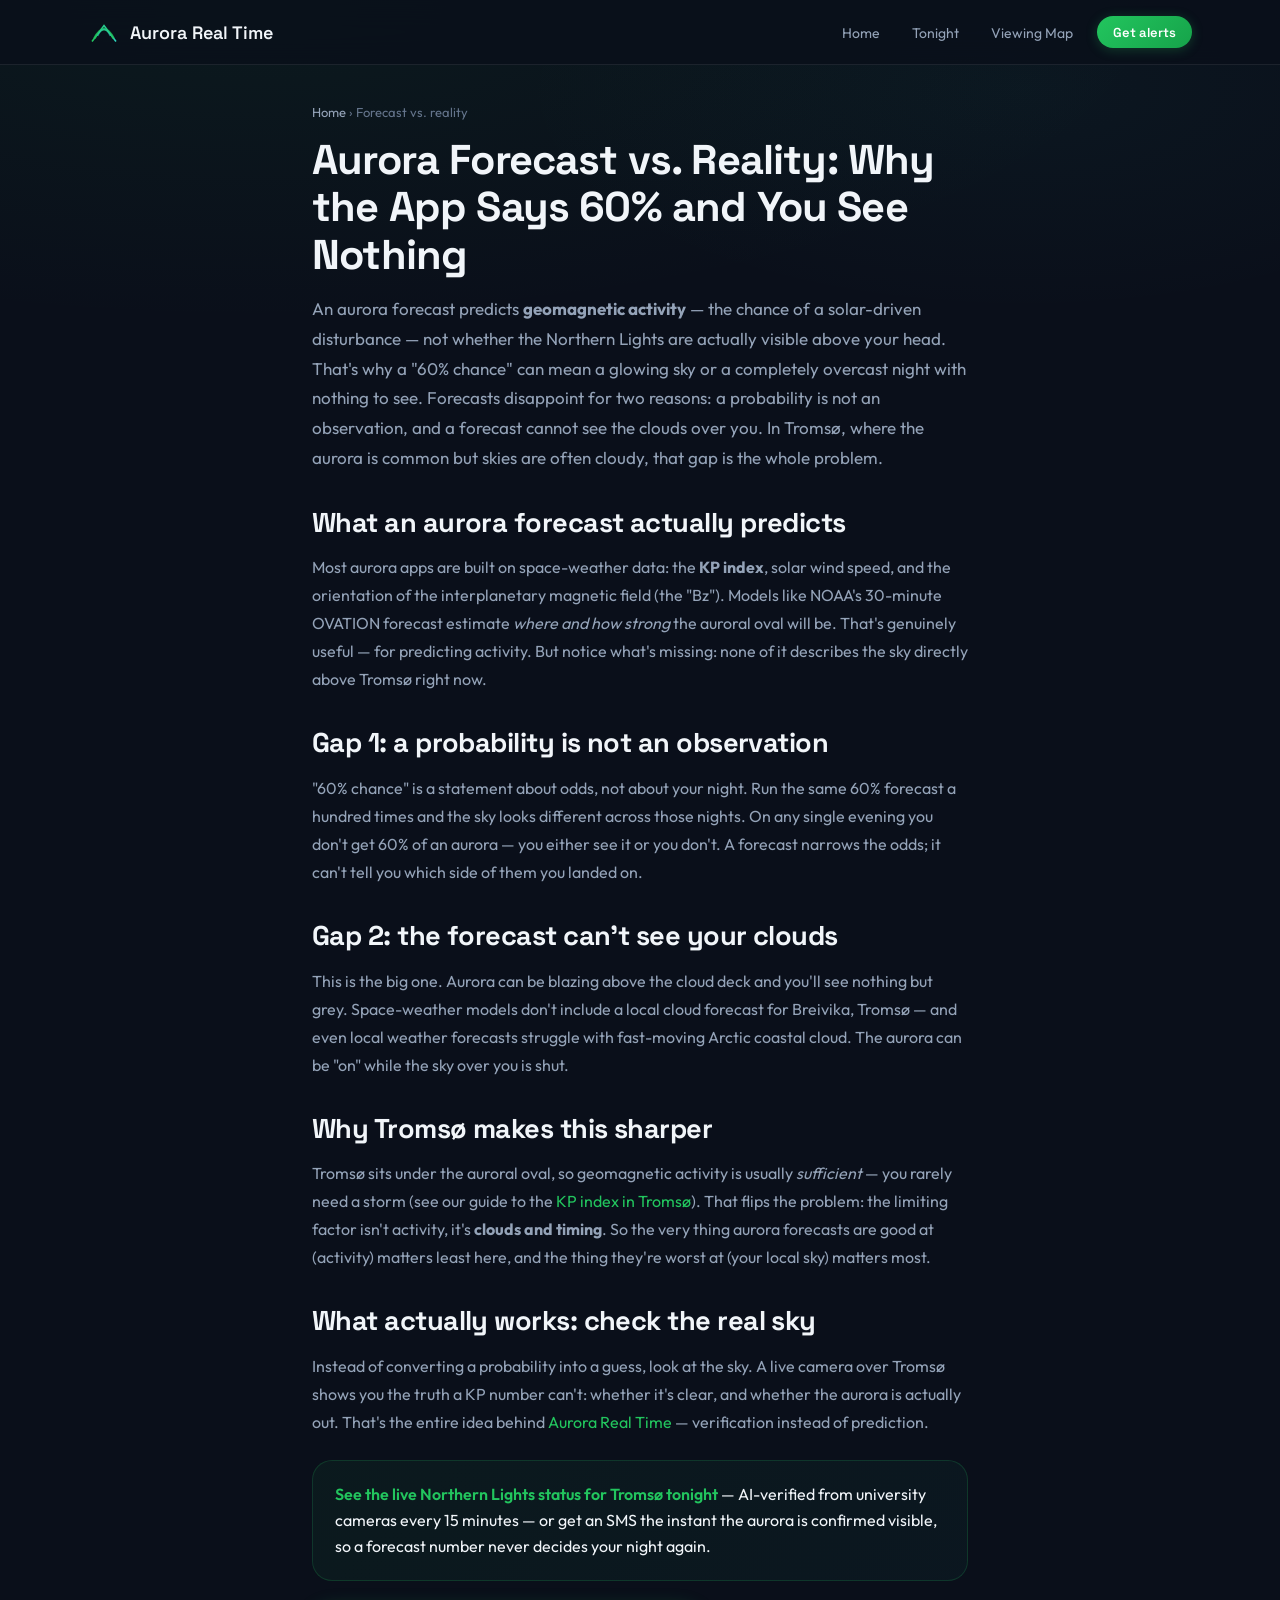
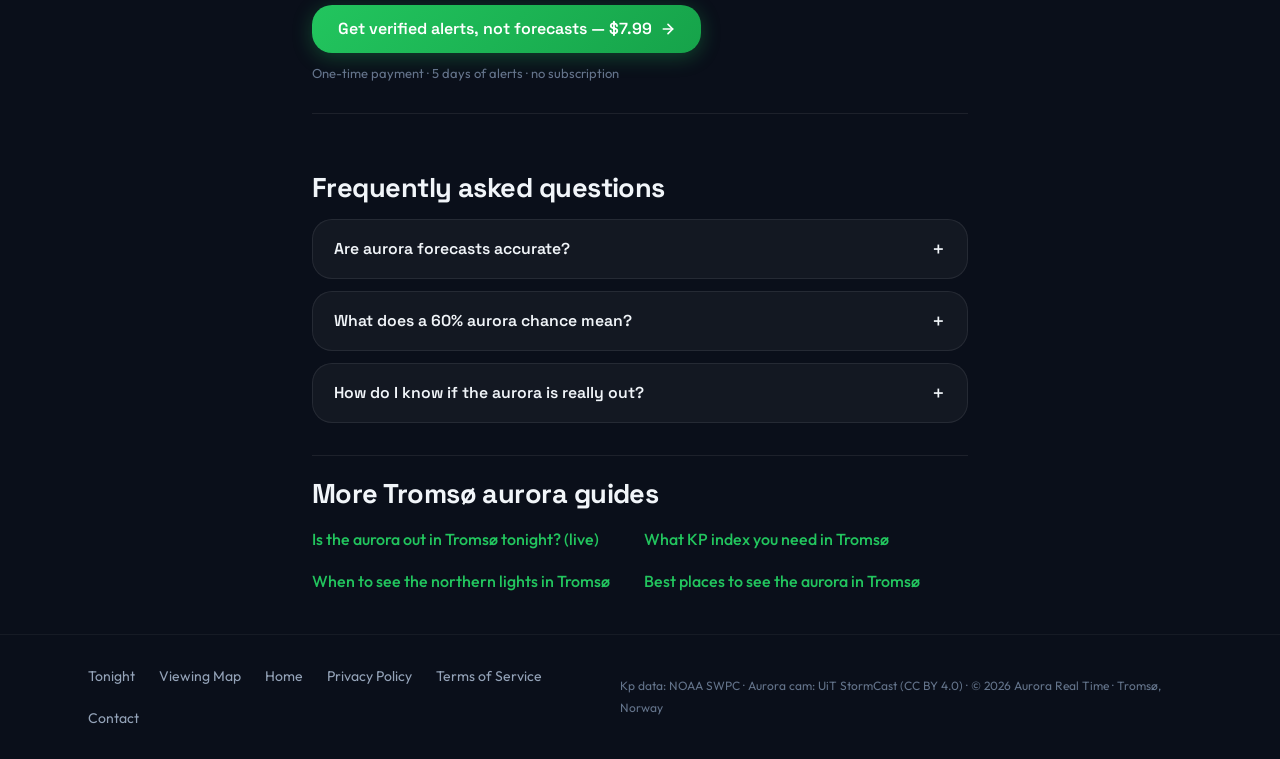
<file: aurora-forecast-vs-reality-tromso.html>
<!DOCTYPE html>
<html lang="en">
<head>
  <meta charset="UTF-8" />
  <meta name="viewport" content="width=device-width, initial-scale=1.0" />
  <title>Aurora Forecast vs. Reality: Why the App Says 60% and You See Nothing | Aurora Real Time</title>
  <link rel="canonical" href="https://aurorarealtime.com/aurora-forecast-vs-reality-tromso.html" />
  <meta name="description" content="Aurora forecasts predict geomagnetic activity, not whether the Northern Lights are visible over you. Why a 60% chance can still mean an empty sky in Tromsø — and what actually works." />
  <meta name="theme-color" content="#0a0f1a">

  <link rel="preconnect" href="https://fonts.googleapis.com" />
  <link rel="preconnect" href="https://fonts.gstatic.com" crossorigin />
  <link href="https://fonts.googleapis.com/css2?family=Space+Grotesk:wght@400;500;600;700&family=Outfit:wght@300;400;500;600&display=swap" rel="stylesheet" />
  <link rel="icon" type="image/svg+xml" href="favicon.svg">
  <link rel="stylesheet" href="styles.css">

  <meta property="og:type" content="article">
  <meta property="og:title" content="Aurora Forecast vs. Reality: Why the App Says 60% and You See Nothing">
  <meta property="og:description" content="An aurora forecast predicts geomagnetic activity, not visibility over your head. Why a 60% chance still means an empty sky if it's cloudy — and what to check instead.">
  <meta property="og:url" content="https://aurorarealtime.com/aurora-forecast-vs-reality-tromso.html">
  <meta property="og:image" content="https://aurorarealtime.com/nordlysbilde1.jpeg">
  <meta property="og:image:alt" content="Northern Lights visible over Tromsø, Norway">
  <meta name="twitter:card" content="summary_large_image">

  <script type="application/ld+json">
  {
    "@context": "https://schema.org",
    "@type": "Article",
    "headline": "Aurora Forecast vs. Reality: Why the App Says 60% and You See Nothing",
    "description": "Why aurora forecast apps disappoint: a probability of geomagnetic activity is not an observation of visible aurora, and forecasts cannot see the clouds over Tromsø.",
    "image": "https://aurorarealtime.com/nordlysbilde1.jpeg",
    "datePublished": "2026-06-22",
    "dateModified": "2026-06-22",
    "author": { "@type": "Organization", "name": "Aurora Real Time", "url": "https://aurorarealtime.com/" },
    "publisher": { "@type": "Organization", "name": "Aurora Real Time", "logo": { "@type": "ImageObject", "url": "https://aurorarealtime.com/favicon.svg" } },
    "mainEntityOfPage": "https://aurorarealtime.com/aurora-forecast-vs-reality-tromso.html"
  }
  </script>
  <script type="application/ld+json">
  {
    "@context": "https://schema.org",
    "@type": "BreadcrumbList",
    "itemListElement": [
      { "@type": "ListItem", "position": 1, "name": "Home", "item": "https://aurorarealtime.com/" },
      { "@type": "ListItem", "position": 2, "name": "Aurora Forecast vs. Reality", "item": "https://aurorarealtime.com/aurora-forecast-vs-reality-tromso.html" }
    ]
  }
  </script>
  <script type="application/ld+json">
  {
    "@context": "https://schema.org",
    "@type": "FAQPage",
    "mainEntity": [
      { "@type": "Question", "name": "Are aurora forecasts accurate?", "acceptedAnswer": { "@type": "Answer", "text": "Short-term geomagnetic forecasts, like the 30-minute models from NOAA, are reasonably good at predicting activity levels. But they do not predict local cloud cover and cannot guarantee what you will see from a specific spot, so accuracy for 'will I see it tonight' is much lower than people assume." } },
      { "@type": "Question", "name": "What does a 60% chance of aurora actually mean?", "acceptedAnswer": { "@type": "Answer", "text": "It is roughly a probability of sufficient geomagnetic activity, not a 60% chance that you personally will see the Northern Lights. Cloud cover, darkness and timing still decide the actual outcome, which is why the same forecast can mean a glowing sky or nothing at all." } },
      { "@type": "Question", "name": "How can I know if the aurora is actually visible in Tromsø?", "acceptedAnswer": { "@type": "Answer", "text": "Check a live camera over Tromsø rather than a forecast number. Aurora Real Time analyses university sky cameras every 15 minutes and shows whether the aurora is genuinely visible right now, including current cloud conditions." } }
    ]
  }
  </script>

  <style>
    .aurora-bg { position: fixed; inset: 0; z-index: 0;
      background:
        radial-gradient(ellipse 120% 60% at 20% 0%, rgba(34,197,94,0.06) 0%, transparent 60%),
        radial-gradient(ellipse 80% 50% at 80% 10%, rgba(45,212,191,0.04) 0%, transparent 50%),
        radial-gradient(ellipse 100% 80% at 50% 100%, rgba(10,15,26,1) 0%, transparent 80%),
        var(--color-bg-primary);
      pointer-events: none; }
    .nav { position: fixed; top: 0; left: 0; right: 0; z-index: 1000; backdrop-filter: blur(20px); -webkit-backdrop-filter: blur(20px); background: rgba(10,15,26,0.75); border-bottom: 1px solid var(--color-border); }
    .nav__inner { max-width: 72rem; margin: 0 auto; padding: 0 1.5rem; height: 64px; display: flex; align-items: center; justify-content: space-between; }
    .nav__right { display: flex; align-items: center; gap: 1.5rem; flex-shrink: 0; }
    .nav__links { display: none; align-items: center; gap: 2rem; list-style: none; }
    .nav__links a { font-size: 0.875rem; color: var(--color-text-secondary); text-decoration: none; transition: color var(--transition-base); }
    .nav__links a:hover { color: var(--color-text-primary); }
    @media (min-width: 768px) { .nav__links { display: flex; } }
    .nav__brand { min-width: 0; }
    .nav__brand-name { white-space: nowrap; overflow: hidden; text-overflow: ellipsis; }
    .nav__cta { display: inline-flex; align-items: center; gap: 0.4rem; padding: 0.45rem 1rem; border-radius: 9999px; background: linear-gradient(135deg, var(--color-green-primary) 0%, var(--color-green-dark) 100%); color: #fff; font-family: var(--font-heading); font-size: 0.8125rem; font-weight: 600; text-decoration: none; white-space: nowrap; box-shadow: 0 2px 12px rgba(34,197,94,0.25); transition: transform var(--transition-base), box-shadow var(--transition-base); }
    .nav__cta:hover { transform: translateY(-1px); box-shadow: 0 4px 18px rgba(34,197,94,0.4); }

    .page-content { position: relative; z-index: 1; padding-top: 64px; }
    .article { max-width: 44rem; margin: 0 auto; padding: 2.5rem 1.5rem 1rem; }
    .crumb { font-size: 0.8125rem; color: var(--color-text-muted); margin-bottom: 1rem; }
    .crumb a { color: var(--color-text-secondary); text-decoration: none; }
    .crumb a:hover { color: var(--color-text-primary); }
    .article h1 { font-family: var(--font-heading); font-size: clamp(1.85rem, 4.5vw, 2.6rem); font-weight: 700; letter-spacing: -0.02em; line-height: 1.14; margin-bottom: 1rem; }
    .lead { font-size: 1.0625rem; color: var(--color-text-secondary); line-height: 1.7; margin-bottom: 1.5rem; }
    .article h2 { font-family: var(--font-heading); font-size: clamp(1.3rem, 3.2vw, 1.7rem); font-weight: 700; letter-spacing: -0.02em; margin: 2rem 0 0.85rem; }
    .article p { color: var(--color-text-secondary); line-height: 1.75; margin-bottom: 1rem; }
    .article p a, .article li a { color: var(--color-green-primary); text-decoration: none; }
    .article p a:hover, .article li a:hover { text-decoration: underline; }
    .article ul { color: var(--color-text-secondary); line-height: 1.75; margin: 0 0 1rem 1.25rem; }
    .article li { margin-bottom: 0.4rem; }
    .callout { background: linear-gradient(135deg, rgba(34,197,94,0.06) 0%, rgba(45,212,191,0.04) 100%); border: 1px solid rgba(34,197,94,0.18); border-radius: var(--radius-xl); padding: 1.25rem 1.4rem; margin: 1.5rem 0; }
    .callout p { color: var(--color-text-primary); margin: 0; line-height: 1.65; }
    .callout a { color: var(--color-green-primary); font-weight: 600; text-decoration: none; }
    .cta-row { display: flex; flex-wrap: wrap; gap: 0.75rem 1.25rem; align-items: center; margin: 1.5rem 0 0.5rem; }
    .btn-primary { display: inline-flex; align-items: center; gap: 0.5rem; padding: 0.85rem 1.6rem; border-radius: var(--radius-xl); border: none; background: linear-gradient(135deg, var(--color-green-primary) 0%, var(--color-green-dark) 100%); color: #fff; font-family: var(--font-heading); font-size: 1rem; font-weight: 600; text-decoration: none; box-shadow: 0 4px 20px rgba(34,197,94,0.3); transition: all var(--transition-smooth); }
    .btn-primary:hover { transform: translateY(-2px); box-shadow: 0 8px 32px var(--color-green-glow); }
    .cta-note { font-size: 0.8125rem; color: var(--color-text-muted); }
    .related { border-top: 1px solid var(--color-border); margin-top: 2rem; padding-top: 1.25rem; }
    .related h2 { margin-top: 0; }
    .related ul { list-style: none; margin-left: 0; display: grid; grid-template-columns: 1fr; gap: 0.5rem; }
    @media (min-width: 640px) { .related ul { grid-template-columns: repeat(2, 1fr); } }
    .related a { color: var(--color-green-primary); text-decoration: none; font-weight: 500; }
    .related a:hover { text-decoration: underline; }
    .faq-section { border-top: 1px solid var(--color-border); margin-top: 2rem; padding-top: 1.5rem; }
    .faq-item { background: var(--color-bg-card); border: 1px solid var(--color-border); border-radius: var(--radius-xl); padding: 1.15rem 1.3rem; margin-bottom: 0.7rem; }
    .faq-item summary { cursor: pointer; list-style: none; font-family: var(--font-heading); font-weight: 600; font-size: 0.9875rem; display: flex; justify-content: space-between; gap: 1rem; }
    .faq-item summary::-webkit-details-marker { display: none; }
    .faq-item .faq-a { color: var(--color-text-secondary); font-size: 0.9375rem; line-height: 1.7; margin-top: 0.8rem; padding-top: 0.8rem; border-top: 1px solid var(--color-border); }
    .footer { border-top: 1px solid rgba(255,255,255,0.05); padding: 2rem 0; position: relative; z-index: 1; }
    .footer__inner { max-width: 72rem; margin: 0 auto; padding: 0 1.5rem; display: flex; flex-direction: column; gap: 1rem; }
    .footer__links { display: flex; flex-wrap: wrap; gap: 1.5rem; }
    .footer__links a { font-size: 0.875rem; color: var(--color-text-secondary); text-decoration: none; }
    .footer__links a:hover { color: var(--color-text-primary); }
    .footer__copy { font-size: 0.75rem; color: var(--color-text-muted); line-height: 1.8; }
    @media (min-width: 768px) { .footer__inner { flex-direction: row; align-items: center; justify-content: space-between; } }
  </style>
</head>
<body>
  <a href="#main-content" class="skip-link">Skip to main content</a>
  <div class="aurora-bg" aria-hidden="true"></div>

  <nav class="nav" aria-label="Main navigation">
    <div class="nav__inner">
      <a href="index.html" class="nav__brand" aria-label="Aurora Real Time — Home">
        <svg width="32" height="32" viewBox="0 0 40 40" fill="none" aria-hidden="true">
          <path d="M5 32 L20 12 L35 32" stroke="url(#a-line)" stroke-width="2" fill="none"/>
          <path d="M8 28 Q20 5 32 28" stroke="#22c55e" stroke-width="3" fill="none" opacity="0.8"/>
          <path d="M12 25 Q20 8 28 25" stroke="#2dd4bf" stroke-width="2" fill="none" opacity="0.6"/>
          <defs><linearGradient id="a-line" x1="0%" y1="0%" x2="100%" y2="0%"><stop offset="0%" stop-color="#22c55e"/><stop offset="100%" stop-color="#2dd4bf"/></linearGradient></defs>
        </svg>
        <span class="nav__brand-name">Aurora Real Time</span>
      </a>
      <div class="nav__right">
        <ul class="nav__links" role="list">
          <li><a href="index.html">Home</a></li>
          <li><a href="northern-lights-tonight-tromso.html">Tonight</a></li>
          <li><a href="map.html">Viewing Map</a></li>
        </ul>
        <a href="index.html#pricing" class="nav__cta">Get alerts</a>
      </div>
    </div>
  </nav>

  <main id="main-content" class="page-content">
    <article class="article">
      <nav class="crumb" aria-label="Breadcrumb"><a href="index.html">Home</a> › Forecast vs. reality</nav>
      <h1>Aurora Forecast vs. Reality: Why the App Says 60% and You See Nothing</h1>
      <p class="lead">
        An aurora forecast predicts <strong>geomagnetic activity</strong> — the chance of a solar-driven disturbance — not
        whether the Northern Lights are actually visible above your head. That's why a "60% chance" can mean a glowing sky or a
        completely overcast night with nothing to see. Forecasts disappoint for two reasons: a probability is not an
        observation, and a forecast cannot see the clouds over you. In Tromsø, where the aurora is common but skies are often
        cloudy, that gap is the whole problem.
      </p>

      <h2>What an aurora forecast actually predicts</h2>
      <p>
        Most aurora apps are built on space-weather data: the <strong>KP index</strong>, solar wind speed, and the
        orientation of the interplanetary magnetic field (the "Bz"). Models like NOAA's 30-minute OVATION forecast estimate
        <em>where and how strong</em> the auroral oval will be. That's genuinely useful — for predicting activity. But notice
        what's missing: none of it describes the sky directly above Tromsø right now.
      </p>

      <h2>Gap 1: a probability is not an observation</h2>
      <p>
        "60% chance" is a statement about odds, not about your night. Run the same 60% forecast a hundred times and the sky
        looks different across those nights. On any single evening you don't get 60% of an aurora — you either see it or you
        don't. A forecast narrows the odds; it can't tell you which side of them you landed on.
      </p>

      <h2>Gap 2: the forecast can't see your clouds</h2>
      <p>
        This is the big one. Aurora can be blazing above the cloud deck and you'll see nothing but grey. Space-weather models
        don't include a local cloud forecast for Breivika, Tromsø — and even local weather forecasts struggle with fast-moving
        Arctic coastal cloud. The aurora can be "on" while the sky over you is shut.
      </p>

      <h2>Why Tromsø makes this sharper</h2>
      <p>
        Tromsø sits under the auroral oval, so geomagnetic activity is usually <em>sufficient</em> — you rarely need a storm
        (see our guide to the <a href="kp-index-tromso-northern-lights.html">KP index in Tromsø</a>). That flips the problem:
        the limiting factor isn't activity, it's <strong>clouds and timing</strong>. So the very thing aurora forecasts are
        good at (activity) matters least here, and the thing they're worst at (your local sky) matters most.
      </p>

      <h2>What actually works: check the real sky</h2>
      <p>
        Instead of converting a probability into a guess, look at the sky. A live camera over Tromsø shows you the truth a KP
        number can't: whether it's clear, and whether the aurora is actually out. That's the entire idea behind
        <a href="index.html">Aurora Real Time</a> — verification instead of prediction.
      </p>
      <div class="callout">
        <p><a href="northern-lights-tonight-tromso.html">See the live Northern Lights status for Tromsø tonight</a> —
        AI-verified from university cameras every 15 minutes — or get an SMS the instant the aurora is confirmed visible, so a
        forecast number never decides your night again.</p>
      </div>

      <div class="cta-row">
        <a href="index.html#pricing" class="btn-primary">
          Get verified alerts, not forecasts — $7.99
          <svg width="16" height="16" viewBox="0 0 24 24" fill="none" stroke="currentColor" stroke-width="2.5" stroke-linecap="round" stroke-linejoin="round" aria-hidden="true"><path d="M5 12h14"/><path d="m12 5 7 7-7 7"/></svg>
        </a>
        <span class="cta-note">One-time payment · 5 days of alerts · no subscription</span>
      </div>

      <section class="faq-section" aria-labelledby="faq-heading">
        <h2 id="faq-heading">Frequently asked questions</h2>
        <details class="faq-item"><summary>Are aurora forecasts accurate?<span aria-hidden="true">＋</span></summary><div class="faq-a">Short-term geomagnetic models are decent at predicting activity, but they don't predict local cloud cover or guarantee what you'll see from a given spot — so they're far less reliable for "will I see it tonight."</div></details>
        <details class="faq-item"><summary>What does a 60% aurora chance mean?<span aria-hidden="true">＋</span></summary><div class="faq-a">Roughly a probability of sufficient geomagnetic activity — not a 60% chance you personally will see it. Clouds, darkness and timing still decide the outcome.</div></details>
        <details class="faq-item"><summary>How do I know if the aurora is really out?<span aria-hidden="true">＋</span></summary><div class="faq-a">Check a <a href="northern-lights-tonight-tromso.html">live camera over Tromsø</a> instead of a forecast number — it shows the actual sky and cloud conditions right now.</div></details>
      </section>

      <nav class="related" aria-labelledby="related-heading">
        <h2 id="related-heading">More Tromsø aurora guides</h2>
        <ul>
          <li><a href="northern-lights-tonight-tromso.html">Is the aurora out in Tromsø tonight? (live)</a></li>
          <li><a href="kp-index-tromso-northern-lights.html">What KP index you need in Tromsø</a></li>
          <li><a href="when-to-see-northern-lights-tromso.html">When to see the northern lights in Tromsø</a></li>
          <li><a href="best-places-northern-lights-tromso.html">Best places to see the aurora in Tromsø</a></li>
        </ul>
      </nav>
    </article>
  </main>

  <footer class="footer">
    <div class="footer__inner">
      <nav class="footer__links" aria-label="Footer navigation">
        <a href="northern-lights-tonight-tromso.html">Tonight</a>
        <a href="map.html">Viewing Map</a>
        <a href="index.html">Home</a>
        <a href="privacy.html">Privacy Policy</a>
        <a href="terms.html">Terms of Service</a>
        <a href="contact.html">Contact</a>
      </nav>
      <div class="footer__copy">
        <p>Kp data: NOAA SWPC · Aurora cam: UiT StormCast (CC BY 4.0) · © 2026 Aurora Real Time · Tromsø, Norway</p>
      </div>
    </div>
  </footer>
</body>
</html>
</file>
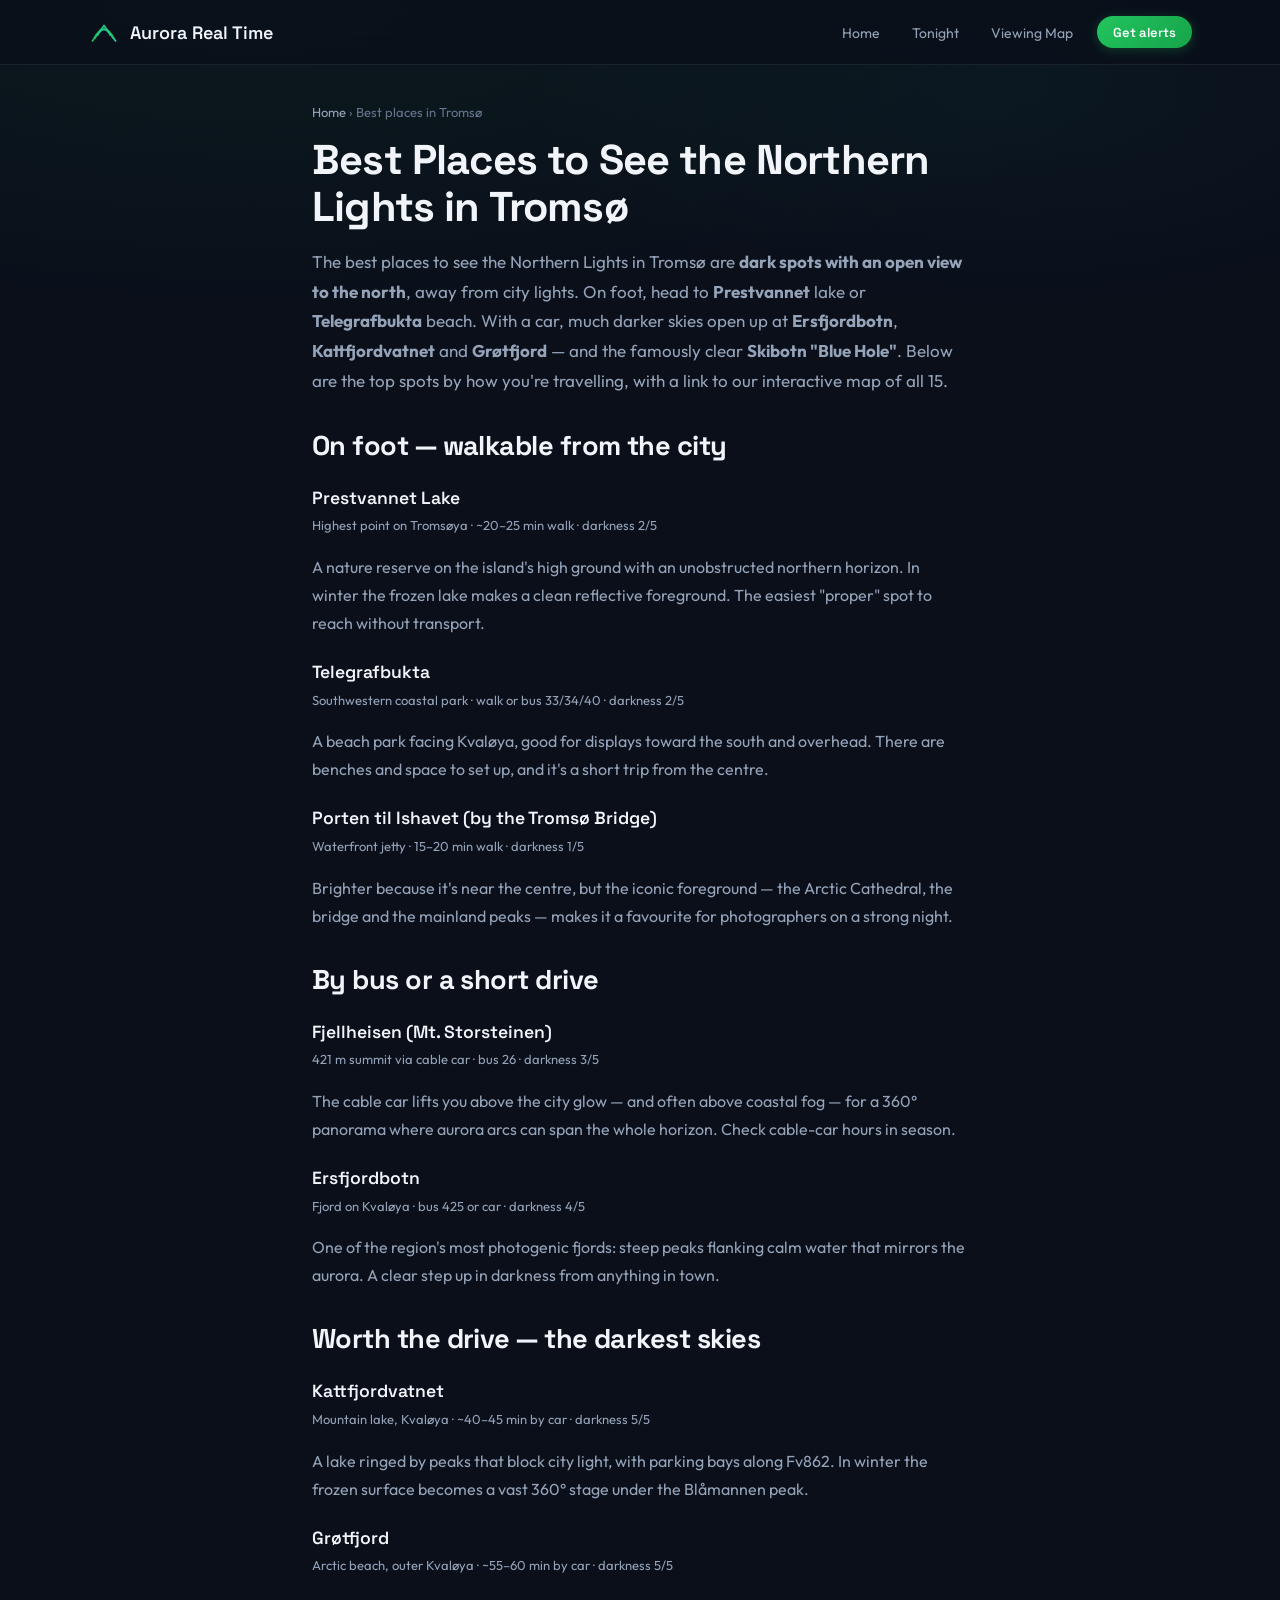
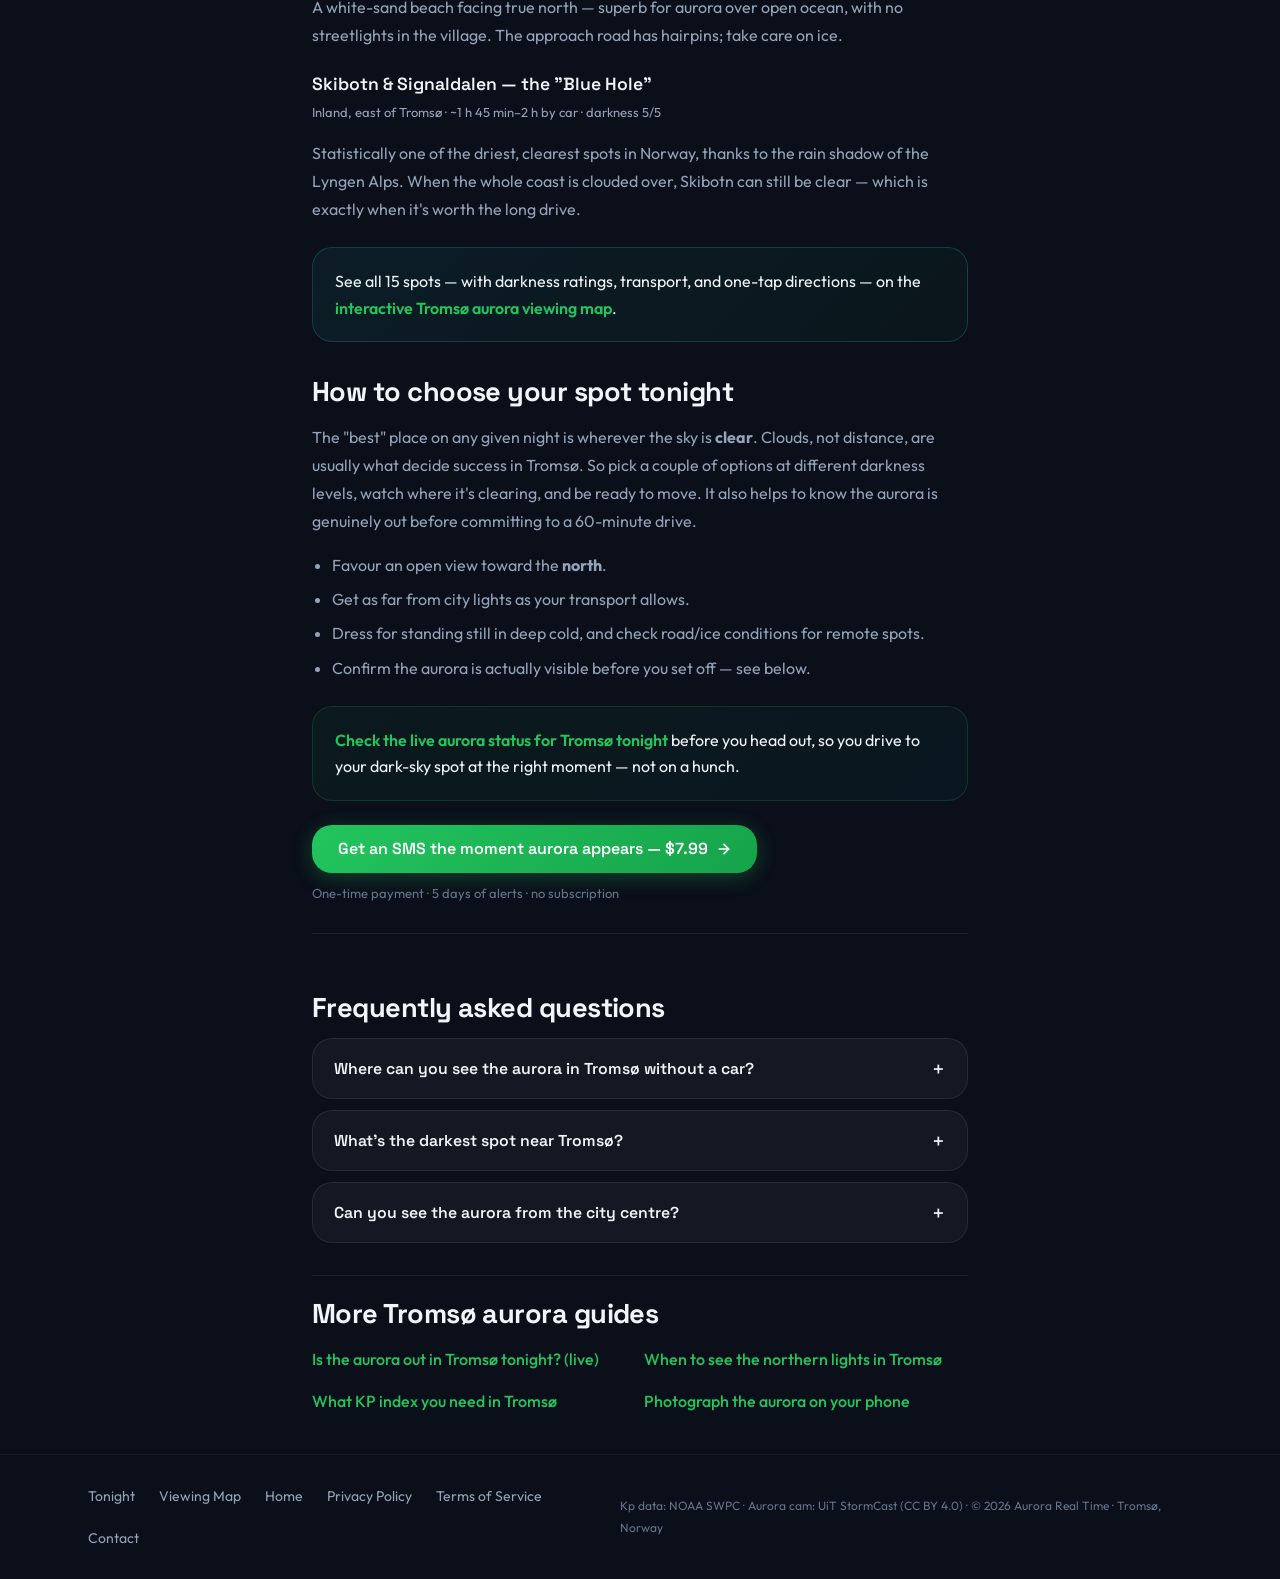
<file: best-places-northern-lights-tromso.html>
<!DOCTYPE html>
<html lang="en">
<head>
  <meta charset="UTF-8" />
  <meta name="viewport" content="width=device-width, initial-scale=1.0" />
  <title>Best Places to See the Northern Lights in Tromsø (On Foot & by Car) | Aurora Real Time</title>
  <link rel="canonical" href="https://aurorarealtime.com/best-places-northern-lights-tromso.html" />
  <meta name="description" content="The best places to see the Northern Lights in Tromsø, sorted by how you travel: walkable spots like Prestvannet and Telegrafbukta, plus dark-sky drives to Ersfjordbotn, Grøtfjord and the Skibotn Blue Hole." />
  <meta name="theme-color" content="#0a0f1a">

  <link rel="preconnect" href="https://fonts.googleapis.com" />
  <link rel="preconnect" href="https://fonts.gstatic.com" crossorigin />
  <link href="https://fonts.googleapis.com/css2?family=Space+Grotesk:wght@400;500;600;700&family=Outfit:wght@300;400;500;600&display=swap" rel="stylesheet" />
  <link rel="icon" type="image/svg+xml" href="favicon.svg">
  <link rel="stylesheet" href="styles.css">

  <meta property="og:type" content="article">
  <meta property="og:title" content="Best Places to See the Northern Lights in Tromsø (On Foot & by Car)">
  <meta property="og:description" content="Walkable spots like Prestvannet and Telegrafbukta, plus dark-sky drives to Ersfjordbotn, Grøtfjord and the Skibotn Blue Hole.">
  <meta property="og:url" content="https://aurorarealtime.com/best-places-northern-lights-tromso.html">
  <meta property="og:image" content="https://aurorarealtime.com/nordlysbilde1.jpeg">
  <meta property="og:image:alt" content="Northern Lights visible over Tromsø, Norway">
  <meta name="twitter:card" content="summary_large_image">

  <script type="application/ld+json">
  {
    "@context": "https://schema.org",
    "@type": "Article",
    "headline": "Best Places to See the Northern Lights in Tromsø (On Foot & by Car)",
    "description": "A guide to the best aurora viewing spots around Tromsø, sorted by how you travel — walkable city spots, bus-accessible sites, and dark-sky drives.",
    "image": "https://aurorarealtime.com/nordlysbilde1.jpeg",
    "datePublished": "2026-06-22",
    "dateModified": "2026-06-22",
    "author": { "@type": "Organization", "name": "Aurora Real Time", "url": "https://aurorarealtime.com/" },
    "publisher": { "@type": "Organization", "name": "Aurora Real Time", "logo": { "@type": "ImageObject", "url": "https://aurorarealtime.com/favicon.svg" } },
    "mainEntityOfPage": "https://aurorarealtime.com/best-places-northern-lights-tromso.html"
  }
  </script>
  <script type="application/ld+json">
  {
    "@context": "https://schema.org",
    "@type": "BreadcrumbList",
    "itemListElement": [
      { "@type": "ListItem", "position": 1, "name": "Home", "item": "https://aurorarealtime.com/" },
      { "@type": "ListItem", "position": 2, "name": "Best Places to See the Northern Lights in Tromsø", "item": "https://aurorarealtime.com/best-places-northern-lights-tromso.html" }
    ]
  }
  </script>
  <script type="application/ld+json">
  {
    "@context": "https://schema.org",
    "@type": "FAQPage",
    "mainEntity": [
      { "@type": "Question", "name": "Where can you see the northern lights in Tromsø without a car?", "acceptedAnswer": { "@type": "Answer", "text": "Prestvannet lake and Telegrafbukta beach are both walkable from the city centre and give an open horizon away from the brightest lights. Several other spots, such as Telegrafbukta and Storelva, are on local bus routes." } },
      { "@type": "Question", "name": "What is the best dark-sky spot near Tromsø?", "acceptedAnswer": { "@type": "Answer", "text": "For the darkest skies you need a car. Kattfjordvatnet, Grøtfjord beach and the Skibotn 'Blue Hole' rate highest for darkness, and Skibotn is statistically one of the driest, clearest spots in Norway thanks to the rain shadow of the Lyngen Alps." } },
      { "@type": "Question", "name": "Can you see the aurora from Tromsø city centre?", "acceptedAnswer": { "@type": "Answer", "text": "Sometimes, on a strong, clear night, but city lights wash out fainter displays. For a reliable view, move to a darker spot with an open view toward the north — even a short walk to Prestvannet or down to the waterfront helps." } }
    ]
  }
  </script>

  <style>
    .aurora-bg { position: fixed; inset: 0; z-index: 0;
      background:
        radial-gradient(ellipse 120% 60% at 20% 0%, rgba(34,197,94,0.06) 0%, transparent 60%),
        radial-gradient(ellipse 80% 50% at 80% 10%, rgba(45,212,191,0.04) 0%, transparent 50%),
        radial-gradient(ellipse 100% 80% at 50% 100%, rgba(10,15,26,1) 0%, transparent 80%),
        var(--color-bg-primary);
      pointer-events: none; }
    .nav { position: fixed; top: 0; left: 0; right: 0; z-index: 1000; backdrop-filter: blur(20px); -webkit-backdrop-filter: blur(20px); background: rgba(10,15,26,0.75); border-bottom: 1px solid var(--color-border); }
    .nav__inner { max-width: 72rem; margin: 0 auto; padding: 0 1.5rem; height: 64px; display: flex; align-items: center; justify-content: space-between; }
    .nav__right { display: flex; align-items: center; gap: 1.5rem; flex-shrink: 0; }
    .nav__links { display: none; align-items: center; gap: 2rem; list-style: none; }
    .nav__links a { font-size: 0.875rem; color: var(--color-text-secondary); text-decoration: none; transition: color var(--transition-base); }
    .nav__links a:hover { color: var(--color-text-primary); }
    @media (min-width: 768px) { .nav__links { display: flex; } }
    .nav__brand { min-width: 0; }
    .nav__brand-name { white-space: nowrap; overflow: hidden; text-overflow: ellipsis; }
    .nav__cta { display: inline-flex; align-items: center; gap: 0.4rem; padding: 0.45rem 1rem; border-radius: 9999px; background: linear-gradient(135deg, var(--color-green-primary) 0%, var(--color-green-dark) 100%); color: #fff; font-family: var(--font-heading); font-size: 0.8125rem; font-weight: 600; text-decoration: none; white-space: nowrap; box-shadow: 0 2px 12px rgba(34,197,94,0.25); transition: transform var(--transition-base), box-shadow var(--transition-base); }
    .nav__cta:hover { transform: translateY(-1px); box-shadow: 0 4px 18px rgba(34,197,94,0.4); }

    .page-content { position: relative; z-index: 1; padding-top: 64px; }
    .article { max-width: 44rem; margin: 0 auto; padding: 2.5rem 1.5rem 1rem; }
    .crumb { font-size: 0.8125rem; color: var(--color-text-muted); margin-bottom: 1rem; }
    .crumb a { color: var(--color-text-secondary); text-decoration: none; }
    .crumb a:hover { color: var(--color-text-primary); }
    .article h1 { font-family: var(--font-heading); font-size: clamp(1.85rem, 4.5vw, 2.6rem); font-weight: 700; letter-spacing: -0.02em; line-height: 1.14; margin-bottom: 1rem; }
    .lead { font-size: 1.0625rem; color: var(--color-text-secondary); line-height: 1.7; margin-bottom: 1.5rem; }
    .article h2 { font-family: var(--font-heading); font-size: clamp(1.3rem, 3.2vw, 1.7rem); font-weight: 700; letter-spacing: -0.02em; margin: 2rem 0 0.85rem; }
    .article h3 { font-family: var(--font-heading); font-size: 1.1rem; font-weight: 600; margin: 1.5rem 0 0.35rem; color: var(--color-text-primary); }
    .spot-meta { font-size: 0.8125rem; color: var(--color-text-muted); margin-bottom: 0.5rem; }
    .article p { color: var(--color-text-secondary); line-height: 1.75; margin-bottom: 1rem; }
    .article p a, .article li a { color: var(--color-green-primary); text-decoration: none; }
    .article p a:hover, .article li a:hover { text-decoration: underline; }
    .article ul { color: var(--color-text-secondary); line-height: 1.75; margin: 0 0 1rem 1.25rem; }
    .article li { margin-bottom: 0.4rem; }
    .callout { background: linear-gradient(135deg, rgba(45,212,191,0.07) 0%, rgba(34,197,94,0.04) 100%); border: 1px solid rgba(45,212,191,0.2); border-radius: var(--radius-xl); padding: 1.25rem 1.4rem; margin: 1.5rem 0; }
    .callout p { color: var(--color-text-primary); margin: 0; line-height: 1.65; }
    .callout a { color: var(--color-teal); font-weight: 600; text-decoration: none; }
    .cta-row { display: flex; flex-wrap: wrap; gap: 0.75rem 1.25rem; align-items: center; margin: 1.5rem 0 0.5rem; }
    .btn-primary { display: inline-flex; align-items: center; gap: 0.5rem; padding: 0.85rem 1.6rem; border-radius: var(--radius-xl); border: none; background: linear-gradient(135deg, var(--color-green-primary) 0%, var(--color-green-dark) 100%); color: #fff; font-family: var(--font-heading); font-size: 1rem; font-weight: 600; text-decoration: none; box-shadow: 0 4px 20px rgba(34,197,94,0.3); transition: all var(--transition-smooth); }
    .btn-primary:hover { transform: translateY(-2px); box-shadow: 0 8px 32px var(--color-green-glow); }
    .cta-note { font-size: 0.8125rem; color: var(--color-text-muted); }
    .related { border-top: 1px solid var(--color-border); margin-top: 2rem; padding-top: 1.25rem; }
    .related h2 { margin-top: 0; }
    .related ul { list-style: none; margin-left: 0; display: grid; grid-template-columns: 1fr; gap: 0.5rem; }
    @media (min-width: 640px) { .related ul { grid-template-columns: repeat(2, 1fr); } }
    .related a { color: var(--color-green-primary); text-decoration: none; font-weight: 500; }
    .related a:hover { text-decoration: underline; }
    .faq-section { border-top: 1px solid var(--color-border); margin-top: 2rem; padding-top: 1.5rem; }
    .faq-item { background: var(--color-bg-card); border: 1px solid var(--color-border); border-radius: var(--radius-xl); padding: 1.15rem 1.3rem; margin-bottom: 0.7rem; }
    .faq-item summary { cursor: pointer; list-style: none; font-family: var(--font-heading); font-weight: 600; font-size: 0.9875rem; display: flex; justify-content: space-between; gap: 1rem; }
    .faq-item summary::-webkit-details-marker { display: none; }
    .faq-item .faq-a { color: var(--color-text-secondary); font-size: 0.9375rem; line-height: 1.7; margin-top: 0.8rem; padding-top: 0.8rem; border-top: 1px solid var(--color-border); }
    .footer { border-top: 1px solid rgba(255,255,255,0.05); padding: 2rem 0; position: relative; z-index: 1; }
    .footer__inner { max-width: 72rem; margin: 0 auto; padding: 0 1.5rem; display: flex; flex-direction: column; gap: 1rem; }
    .footer__links { display: flex; flex-wrap: wrap; gap: 1.5rem; }
    .footer__links a { font-size: 0.875rem; color: var(--color-text-secondary); text-decoration: none; }
    .footer__links a:hover { color: var(--color-text-primary); }
    .footer__copy { font-size: 0.75rem; color: var(--color-text-muted); line-height: 1.8; }
    @media (min-width: 768px) { .footer__inner { flex-direction: row; align-items: center; justify-content: space-between; } }
  </style>
</head>
<body>
  <a href="#main-content" class="skip-link">Skip to main content</a>
  <div class="aurora-bg" aria-hidden="true"></div>

  <nav class="nav" aria-label="Main navigation">
    <div class="nav__inner">
      <a href="index.html" class="nav__brand" aria-label="Aurora Real Time — Home">
        <svg width="32" height="32" viewBox="0 0 40 40" fill="none" aria-hidden="true">
          <path d="M5 32 L20 12 L35 32" stroke="url(#a-line)" stroke-width="2" fill="none"/>
          <path d="M8 28 Q20 5 32 28" stroke="#22c55e" stroke-width="3" fill="none" opacity="0.8"/>
          <path d="M12 25 Q20 8 28 25" stroke="#2dd4bf" stroke-width="2" fill="none" opacity="0.6"/>
          <defs><linearGradient id="a-line" x1="0%" y1="0%" x2="100%" y2="0%"><stop offset="0%" stop-color="#22c55e"/><stop offset="100%" stop-color="#2dd4bf"/></linearGradient></defs>
        </svg>
        <span class="nav__brand-name">Aurora Real Time</span>
      </a>
      <div class="nav__right">
        <ul class="nav__links" role="list">
          <li><a href="index.html">Home</a></li>
          <li><a href="northern-lights-tonight-tromso.html">Tonight</a></li>
          <li><a href="map.html">Viewing Map</a></li>
        </ul>
        <a href="index.html#pricing" class="nav__cta">Get alerts</a>
      </div>
    </div>
  </nav>

  <main id="main-content" class="page-content">
    <article class="article">
      <nav class="crumb" aria-label="Breadcrumb"><a href="index.html">Home</a> › Best places in Tromsø</nav>
      <h1>Best Places to See the Northern Lights in Tromsø</h1>
      <p class="lead">
        The best places to see the Northern Lights in Tromsø are <strong>dark spots with an open view to the north</strong>,
        away from city lights. On foot, head to <strong>Prestvannet</strong> lake or <strong>Telegrafbukta</strong> beach. With
        a car, much darker skies open up at <strong>Ersfjordbotn</strong>, <strong>Kattfjordvatnet</strong> and
        <strong>Grøtfjord</strong> — and the famously clear <strong>Skibotn "Blue Hole"</strong>. Below are the top spots by
        how you're travelling, with a link to our interactive map of all 15.
      </p>

      <h2>On foot — walkable from the city</h2>

      <h3>Prestvannet Lake</h3>
      <p class="spot-meta">Highest point on Tromsøya · ~20–25 min walk · darkness 2/5</p>
      <p>A nature reserve on the island's high ground with an unobstructed northern horizon. In winter the frozen lake makes a clean reflective foreground. The easiest "proper" spot to reach without transport.</p>

      <h3>Telegrafbukta</h3>
      <p class="spot-meta">Southwestern coastal park · walk or bus 33/34/40 · darkness 2/5</p>
      <p>A beach park facing Kvaløya, good for displays toward the south and overhead. There are benches and space to set up, and it's a short trip from the centre.</p>

      <h3>Porten til Ishavet (by the Tromsø Bridge)</h3>
      <p class="spot-meta">Waterfront jetty · 15–20 min walk · darkness 1/5</p>
      <p>Brighter because it's near the centre, but the iconic foreground — the Arctic Cathedral, the bridge and the mainland peaks — makes it a favourite for photographers on a strong night.</p>

      <h2>By bus or a short drive</h2>

      <h3>Fjellheisen (Mt. Storsteinen)</h3>
      <p class="spot-meta">421 m summit via cable car · bus 26 · darkness 3/5</p>
      <p>The cable car lifts you above the city glow — and often above coastal fog — for a 360° panorama where aurora arcs can span the whole horizon. Check cable-car hours in season.</p>

      <h3>Ersfjordbotn</h3>
      <p class="spot-meta">Fjord on Kvaløya · bus 425 or car · darkness 4/5</p>
      <p>One of the region's most photogenic fjords: steep peaks flanking calm water that mirrors the aurora. A clear step up in darkness from anything in town.</p>

      <h2>Worth the drive — the darkest skies</h2>

      <h3>Kattfjordvatnet</h3>
      <p class="spot-meta">Mountain lake, Kvaløya · ~40–45 min by car · darkness 5/5</p>
      <p>A lake ringed by peaks that block city light, with parking bays along Fv862. In winter the frozen surface becomes a vast 360° stage under the Blåmannen peak.</p>

      <h3>Grøtfjord</h3>
      <p class="spot-meta">Arctic beach, outer Kvaløya · ~55–60 min by car · darkness 5/5</p>
      <p>A white-sand beach facing true north — superb for aurora over open ocean, with no streetlights in the village. The approach road has hairpins; take care on ice.</p>

      <h3>Skibotn & Signaldalen — the "Blue Hole"</h3>
      <p class="spot-meta">Inland, east of Tromsø · ~1 h 45 min–2 h by car · darkness 5/5</p>
      <p>Statistically one of the driest, clearest spots in Norway, thanks to the rain shadow of the Lyngen Alps. When the whole coast is clouded over, Skibotn can still be clear — which is exactly when it's worth the long drive.</p>

      <div class="callout">
        <p>See all 15 spots — with darkness ratings, transport, and one-tap directions — on the
        <a href="map.html">interactive Tromsø aurora viewing map</a>.</p>
      </div>

      <h2>How to choose your spot tonight</h2>
      <p>
        The "best" place on any given night is wherever the sky is <strong>clear</strong>. Clouds, not distance, are usually
        what decide success in Tromsø. So pick a couple of options at different darkness levels, watch where it's clearing, and
        be ready to move. It also helps to know the aurora is genuinely out before committing to a 60-minute drive.
      </p>
      <ul>
        <li>Favour an open view toward the <strong>north</strong>.</li>
        <li>Get as far from city lights as your transport allows.</li>
        <li>Dress for standing still in deep cold, and check road/ice conditions for remote spots.</li>
        <li>Confirm the aurora is actually visible before you set off — see below.</li>
      </ul>

      <div class="callout" style="background:linear-gradient(135deg, rgba(34,197,94,0.06) 0%, rgba(45,212,191,0.04) 100%); border-color:rgba(34,197,94,0.18);">
        <p style="color:var(--color-text-primary)"><a href="northern-lights-tonight-tromso.html" style="color:var(--color-green-primary)">Check the live aurora status for Tromsø tonight</a> before you head out, so you drive to your dark-sky spot at the right moment — not on a hunch.</p>
      </div>

      <div class="cta-row">
        <a href="index.html#pricing" class="btn-primary">
          Get an SMS the moment aurora appears — $7.99
          <svg width="16" height="16" viewBox="0 0 24 24" fill="none" stroke="currentColor" stroke-width="2.5" stroke-linecap="round" stroke-linejoin="round" aria-hidden="true"><path d="M5 12h14"/><path d="m12 5 7 7-7 7"/></svg>
        </a>
        <span class="cta-note">One-time payment · 5 days of alerts · no subscription</span>
      </div>

      <section class="faq-section" aria-labelledby="faq-heading">
        <h2 id="faq-heading">Frequently asked questions</h2>
        <details class="faq-item"><summary>Where can you see the aurora in Tromsø without a car?<span aria-hidden="true">＋</span></summary><div class="faq-a">Prestvannet and Telegrafbukta are walkable from the centre, and several spots sit on local bus routes. You don't need a car to start.</div></details>
        <details class="faq-item"><summary>What's the darkest spot near Tromsø?<span aria-hidden="true">＋</span></summary><div class="faq-a">Kattfjordvatnet, Grøtfjord and the Skibotn "Blue Hole" rate highest for darkness, but all need a car. Skibotn is also one of the clearest, driest spots in Norway.</div></details>
        <details class="faq-item"><summary>Can you see the aurora from the city centre?<span aria-hidden="true">＋</span></summary><div class="faq-a">Sometimes on a strong night, but city lights wash out fainter displays. Even a short move to a darker spot with an open northern view helps a lot.</div></details>
      </section>

      <nav class="related" aria-labelledby="related-heading">
        <h2 id="related-heading">More Tromsø aurora guides</h2>
        <ul>
          <li><a href="northern-lights-tonight-tromso.html">Is the aurora out in Tromsø tonight? (live)</a></li>
          <li><a href="when-to-see-northern-lights-tromso.html">When to see the northern lights in Tromsø</a></li>
          <li><a href="kp-index-tromso-northern-lights.html">What KP index you need in Tromsø</a></li>
          <li><a href="how-to-photograph-northern-lights-phone.html">Photograph the aurora on your phone</a></li>
        </ul>
      </nav>
    </article>
  </main>

  <footer class="footer">
    <div class="footer__inner">
      <nav class="footer__links" aria-label="Footer navigation">
        <a href="northern-lights-tonight-tromso.html">Tonight</a>
        <a href="map.html">Viewing Map</a>
        <a href="index.html">Home</a>
        <a href="privacy.html">Privacy Policy</a>
        <a href="terms.html">Terms of Service</a>
        <a href="contact.html">Contact</a>
      </nav>
      <div class="footer__copy">
        <p>Kp data: NOAA SWPC · Aurora cam: UiT StormCast (CC BY 4.0) · © 2026 Aurora Real Time · Tromsø, Norway</p>
      </div>
    </div>
  </footer>
</body>
</html>
</file>
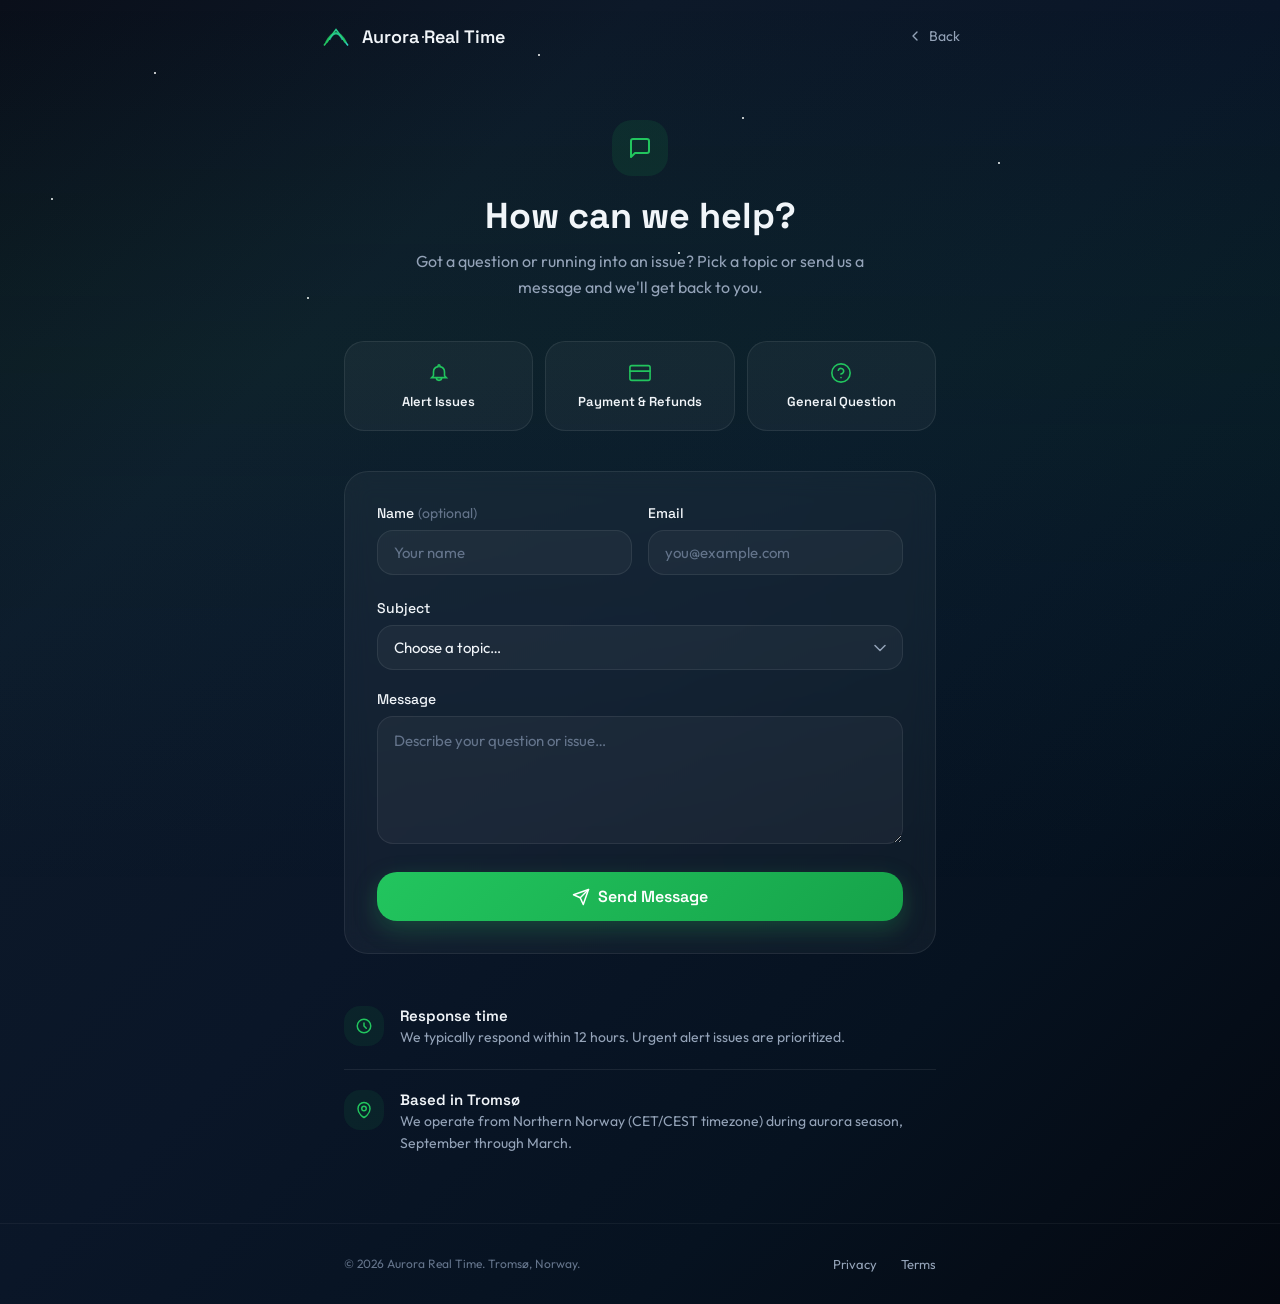
<file: Contact.html>
<!doctype html>
<html lang="en">
<head>
  <meta charset="UTF-8">
  <meta name="viewport" content="width=device-width, initial-scale=1.0">
  <title>Contact — Aurora Real Time</title>
  <link rel="canonical" href="https://aurorarealtime.com/contact.html">
  <meta name="description" content="Get in touch with Aurora Real Time. Questions about Northern Lights alerts, your account, or anything else — we're here to help.">
  <meta name="theme-color" content="#0a0f1a">

  <link rel="preconnect" href="https://fonts.googleapis.com">
  <link rel="preconnect" href="https://fonts.gstatic.com" crossorigin>
  <link href="https://fonts.googleapis.com/css2?family=Space+Grotesk:wght@400;500;600;700&family=Outfit:wght@300;400;500;600&display=swap" rel="stylesheet">
  <link rel="icon" type="image/svg+xml" href="favicon.svg">
  <link rel="stylesheet" href="styles.css">
  <meta property="og:type" content="website">
  <meta property="og:title" content="Contact — Aurora Real Time">
  <meta property="og:description" content="Get in touch with Aurora Real Time. Questions about Northern Lights alerts, your account, or anything else — we're here to help.">
  <meta property="og:url" content="https://aurorarealtime.com/contact.html">
  <meta property="og:image" content="https://aurorarealtime.com/nordlysbilde1.jpeg">
  <meta name="twitter:card" content="summary_large_image">

  <style>
    .aurora-glow {
      position: fixed;
      inset: 0;
      pointer-events: none;
      z-index: 0;
      background: linear-gradient(180deg,
        transparent 0%,
        rgba(34, 197, 94, 0.03) 20%,
        rgba(34, 197, 94, 0.06) 40%,
        rgba(45, 212, 191, 0.03) 60%,
        transparent 100%
      );
      animation: pulse-glow 8s ease-in-out infinite;
    }

    @keyframes pulse-glow {
      0%, 100% { opacity: 0.4; }
      50% { opacity: 0.85; }
    }

    /* ========================================
       LAYOUT
       ======================================== */
    .page-wrap {
      position: relative;
      z-index: 10;
      min-height: 100vh;
      display: flex;
      flex-direction: column;
    }

    .container {
      width: 100%;
      max-width: 40rem;
      margin-inline: auto;
      padding-inline: 1.5rem;
    }

    /* ========================================
       NAV
       ======================================== */
    .nav {
      padding: 1.25rem 0;
    }

    .nav__inner {
      display: flex;
      align-items: center;
      justify-content: space-between;
    }

    .nav__back {
      display: inline-flex;
      align-items: center;
      gap: 0.375rem;
      font-size: 0.875rem;
      color: var(--color-text-secondary);
      text-decoration: none;
      transition: color var(--transition-base);
    }

    .nav__back:hover { color: var(--color-text-primary); }

    /* ========================================
       PAGE HEADER
       ======================================== */
    .page-header {
      text-align: center;
      padding: 3rem 0 2.5rem;
    }

    .page-header__icon {
      width: 3.5rem;
      height: 3.5rem;
      border-radius: var(--radius-xl);
      background: rgba(34, 197, 94, 0.1);
      display: inline-flex;
      align-items: center;
      justify-content: center;
      margin-bottom: 1.25rem;
    }

    .page-header__title {
      font-family: var(--font-heading);
      font-weight: 700;
      font-size: clamp(1.75rem, 4vw, 2.25rem);
      line-height: 1.15;
      margin-bottom: 0.75rem;
    }

    .page-header__desc {
      color: var(--color-text-secondary);
      font-size: 1rem;
      line-height: 1.6;
      max-width: 28rem;
      margin-inline: auto;
    }

    /* ========================================
       QUICK HELP CARDS
       ======================================== */
    .quick-help {
      display: grid;
      grid-template-columns: repeat(3, 1fr);
      gap: 0.75rem;
      margin-bottom: 2.5rem;
    }

    .quick-card {
      background: var(--color-bg-card);
      border: 1px solid var(--color-border);
      border-radius: var(--radius-xl);
      padding: 1.25rem 1rem;
      text-align: center;
      cursor: pointer;
      transition: all var(--transition-smooth);
      text-decoration: none;
      color: inherit;
    }

    .quick-card:hover {
      border-color: rgba(34, 197, 94, 0.25);
      background: rgba(34, 197, 94, 0.04);
      transform: translateY(-2px);
    }

    .quick-card.active {
      border-color: rgba(34, 197, 94, 0.3);
      background: rgba(34, 197, 94, 0.06);
    }

    .quick-card__icon {
      display: flex;
      align-items: center;
      justify-content: center;
      margin-bottom: 0.625rem;
    }

    .quick-card__label {
      font-family: var(--font-heading);
      font-weight: 600;
      font-size: 0.8125rem;
      line-height: 1.3;
    }

    @media (max-width: 480px) {
      .quick-help { grid-template-columns: 1fr; gap: 0.625rem; }
      .quick-card {
        display: flex;
        align-items: center;
        gap: 0.75rem;
        text-align: left;
        padding: 1rem;
      }
      .quick-card__icon { margin-bottom: 0; }
    }

    /* ========================================
       CONTACT FORM
       ======================================== */
    .form-card {
      background: var(--color-bg-card);
      backdrop-filter: blur(12px);
      border: 1px solid var(--color-border);
      border-radius: var(--radius-2xl);
      padding: 2rem;
      margin-bottom: 2rem;
    }

    .form-group {
      margin-bottom: 1.25rem;
    }

    .form-group:last-of-type {
      margin-bottom: 1.5rem;
    }

    .form-label {
      display: block;
      font-family: var(--font-heading);
      font-weight: 500;
      font-size: 0.875rem;
      margin-bottom: 0.5rem;
      color: var(--color-text-primary);
    }

    .form-label .optional {
      font-weight: 400;
      color: var(--color-text-muted);
      font-family: var(--font-body);
    }

    .form-input,
    .form-select,
    .form-textarea {
      width: 100%;
      background: rgba(255, 255, 255, 0.04);
      border: 1px solid var(--color-border);
      border-radius: var(--radius-lg);
      padding: 0.75rem 1rem;
      color: var(--color-text-primary);
      font-family: var(--font-body);
      font-size: 0.9375rem;
      transition: border-color var(--transition-base), box-shadow var(--transition-base);
      appearance: none;
      -webkit-appearance: none;
    }

    .form-input::placeholder,
    .form-textarea::placeholder {
      color: var(--color-text-muted);
    }

    .form-input:focus,
    .form-select:focus,
    .form-textarea:focus {
      border-color: rgba(34, 197, 94, 0.5);
      box-shadow: 0 0 0 3px rgba(34, 197, 94, 0.1);
      outline: none;
    }

    .form-select {
      background-image: url("data:image/svg+xml,%3Csvg width='12' height='8' viewBox='0 0 12 8' fill='none' xmlns='http://www.w3.org/2000/svg'%3E%3Cpath d='M1 1.5L6 6.5L11 1.5' stroke='%2394a3b8' stroke-width='1.5' stroke-linecap='round' stroke-linejoin='round'/%3E%3C/svg%3E");
      background-repeat: no-repeat;
      background-position: right 1rem center;
      padding-right: 2.5rem;
      cursor: pointer;
    }

    .form-select option {
      background: var(--color-bg-primary);
      color: var(--color-text-primary);
    }

    .form-textarea {
      min-height: 8rem;
      resize: vertical;
      line-height: 1.6;
    }

    .form-row {
      display: grid;
      grid-template-columns: 1fr 1fr;
      gap: 1rem;
    }

    @media (max-width: 480px) {
      .form-row { grid-template-columns: 1fr; gap: 0; }
    }

    /* ========================================
       SUBMIT BUTTON
       ======================================== */
    .btn-submit {
      display: inline-flex;
      align-items: center;
      justify-content: center;
      gap: 0.5rem;
      width: 100%;
      padding: 0.875rem 1.5rem;
      border-radius: var(--radius-xl);
      background: linear-gradient(135deg, var(--color-green-primary) 0%, var(--color-green-dark) 100%);
      color: #fff;
      font-family: var(--font-heading);
      font-weight: 600;
      font-size: 1rem;
      border: none;
      cursor: pointer;
      box-shadow: 0 8px 24px rgba(34, 197, 94, 0.25);
      transition: all var(--transition-smooth);
    }

    .btn-submit:hover {
      transform: translateY(-2px);
      box-shadow: 0 12px 32px var(--color-green-glow);
    }

    .btn-submit:active { transform: translateY(0); }

    .btn-submit.sending {
      opacity: 0.85;
      pointer-events: none;
    }

    .btn-submit.sent {
      background: rgba(34, 197, 94, 0.15);
      color: var(--color-green-primary);
      box-shadow: none;
      pointer-events: none;
    }

    .btn-submit.error {
      background: rgba(239, 68, 68, 0.15);
      color: #f87171;
      box-shadow: none;
    }

    /* Spinner for sending state */
    .spinner {
      width: 18px;
      height: 18px;
      border: 2px solid rgba(255, 255, 255, 0.3);
      border-top-color: #fff;
      border-radius: 50%;
      animation: spin 0.6s linear infinite;
    }

    @keyframes spin {
      to { transform: rotate(360deg); }
    }

    /* ========================================
       FORM VALIDATION
       ======================================== */
    .form-input.invalid,
    .form-select.invalid,
    .form-textarea.invalid {
      border-color: rgba(239, 68, 68, 0.5);
      box-shadow: 0 0 0 3px rgba(239, 68, 68, 0.1);
    }

    .form-error {
      color: #f87171;
      font-size: 0.8125rem;
      margin-top: 0.375rem;
      display: none;
    }

    .form-error.visible {
      display: block;
    }

    /* ========================================
       INFO SECTION
       ======================================== */
    .info-row {
      display: flex;
      align-items: flex-start;
      gap: 1rem;
      padding: 1.25rem 0;
    }

    .info-row + .info-row {
      border-top: 1px solid var(--color-border);
    }

    .info-icon {
      flex-shrink: 0;
      width: 2.5rem;
      height: 2.5rem;
      border-radius: var(--radius-lg);
      background: rgba(34, 197, 94, 0.08);
      display: flex;
      align-items: center;
      justify-content: center;
    }

    .info-title {
      font-family: var(--font-heading);
      font-weight: 600;
      font-size: 0.9375rem;
      margin-bottom: 0.125rem;
    }

    .info-text {
      font-size: 0.875rem;
      color: var(--color-text-secondary);
      line-height: 1.55;
    }

    .info-text a {
      color: var(--color-green-primary);
      text-decoration: none;
      transition: opacity var(--transition-base);
    }

    .info-text a:hover { opacity: 0.8; }

    /* ========================================
       FOOTER
       ======================================== */
    .footer {
      border-top: 1px solid rgba(255, 255, 255, 0.05);
      padding: 2rem 0;
      margin-top: auto;
    }

    .footer__inner {
      display: flex;
      flex-wrap: wrap;
      align-items: center;
      justify-content: space-between;
      gap: 1rem;
      font-size: 0.75rem;
      color: var(--color-text-muted);
    }

    .footer__links {
      display: flex;
      gap: 1.5rem;
    }

    .footer__links a {
      font-size: 0.8125rem;
      color: var(--color-text-secondary);
      text-decoration: none;
      transition: color var(--transition-base);
    }

    .footer__links a:hover { color: var(--color-text-primary); }

    /* ========================================
       ANIMATIONS
       ======================================== */
    @keyframes fade-up {
      from { opacity: 0; transform: translateY(20px); }
      to { opacity: 1; transform: translateY(0); }
    }

    .fade-up { animation: fade-up 0.6s ease-out forwards; }
    .fade-up-d1 { opacity: 0; animation: fade-up 0.6s ease-out 0.1s forwards; }
    .fade-up-d2 { opacity: 0; animation: fade-up 0.6s ease-out 0.2s forwards; }
    .fade-up-d3 { opacity: 0; animation: fade-up 0.6s ease-out 0.3s forwards; }
  </style>
</head>
<body class="aurora-bg">

  <!-- Atmosphere -->
  <div class="stars" aria-hidden="true">
    <div class="star" style="top:8%;left:12%;animation-delay:0s"></div>
    <div class="star" style="top:18%;left:78%;animation-delay:0.5s"></div>
    <div class="star" style="top:33%;left:24%;animation-delay:1s"></div>
    <div class="star" style="top:13%;left:58%;animation-delay:1.5s"></div>
    <div class="star" style="top:6%;left:42%;animation-delay:2.5s"></div>
    <div class="star" style="top:22%;left:4%;animation-delay:0.3s"></div>
    <div class="star" style="top:4%;left:33%;animation-delay:1.8s"></div>
    <div class="star" style="top:28%;left:53%;animation-delay:0.8s"></div>
  </div>
  <div class="aurora-glow" aria-hidden="true"></div>

  <div class="page-wrap">

    <!-- NAV -->
    <nav class="nav container" aria-label="Main navigation">
      <div class="nav__inner">
        <a href="index.html" class="nav__brand" aria-label="Aurora Real Time — Home">
          <svg width="32" height="32" viewBox="0 0 40 40" fill="none" aria-hidden="true">
            <path d="M5 32 L20 12 L35 32" stroke="url(#c-grad)" stroke-width="2" fill="none"/>
            <path d="M8 28 Q20 5 32 28" stroke="#22c55e" stroke-width="3" fill="none" opacity="0.8"/>
            <path d="M12 25 Q20 8 28 25" stroke="#2dd4bf" stroke-width="2" fill="none" opacity="0.6"/>
            <defs>
              <linearGradient id="c-grad" x1="0%" y1="0%" x2="100%" y2="0%">
                <stop offset="0%" stop-color="#22c55e"/>
                <stop offset="100%" stop-color="#2dd4bf"/>
              </linearGradient>
            </defs>
          </svg>
          <span class="nav__brand-name">Aurora Real Time</span>
        </a>
        <a href="index.html" class="nav__back">
          <svg width="16" height="16" viewBox="0 0 24 24" fill="none" stroke="currentColor" stroke-width="2" stroke-linecap="round" stroke-linejoin="round"><path d="m15 18-6-6 6-6"/></svg>
          Back
        </a>
      </div>
    </nav>

    <!-- MAIN -->
    <main class="container" style="flex:1">

      <!-- Header -->
      <header class="page-header fade-up">
        <div class="page-header__icon">
          <svg width="24" height="24" fill="none" stroke="#22c55e" viewBox="0 0 24 24" stroke-width="2" stroke-linecap="round" stroke-linejoin="round">
            <path d="M21 15a2 2 0 01-2 2H7l-4 4V5a2 2 0 012-2h14a2 2 0 012 2z"/>
          </svg>
        </div>
        <h1 class="page-header__title">How can we help?</h1>
        <p class="page-header__desc">Got a question or running into an issue? Pick a topic or send us a message and we'll get back to you.</p>
      </header>

      <!-- Quick-help topics -->
      <div class="quick-help fade-up-d1">
        <button class="quick-card" data-topic="alerts" type="button">
          <div class="quick-card__icon">
            <svg width="22" height="22" fill="none" stroke="#22c55e" viewBox="0 0 24 24" stroke-width="1.75" stroke-linecap="round">
              <path d="M15 17h5l-1.405-1.405A2.032 2.032 0 0118 14.158V11a6 6 0 00-5-5.917V4a1 1 0 10-2 0v1.083A6 6 0 006 11v3.159c0 .538-.214 1.055-.595 1.436L4 17h5m6 0a3 3 0 11-6 0m6 0H9"/>
            </svg>
          </div>
          <span class="quick-card__label">Alert Issues</span>
        </button>
        <button class="quick-card" data-topic="payment" type="button">
          <div class="quick-card__icon">
            <svg width="22" height="22" fill="none" stroke="#22c55e" viewBox="0 0 24 24" stroke-width="1.75" stroke-linecap="round">
              <rect x="1" y="4" width="22" height="16" rx="2" ry="2"/><line x1="1" y1="10" x2="23" y2="10"/>
            </svg>
          </div>
          <span class="quick-card__label">Payment & Refunds</span>
        </button>
        <button class="quick-card" data-topic="other" type="button">
          <div class="quick-card__icon">
            <svg width="22" height="22" fill="none" stroke="#22c55e" viewBox="0 0 24 24" stroke-width="1.75" stroke-linecap="round">
              <circle cx="12" cy="12" r="10"/><path d="M9.09 9a3 3 0 015.83 1c0 2-3 3-3 3"/><line x1="12" y1="17" x2="12.01" y2="17"/>
            </svg>
          </div>
          <span class="quick-card__label">General Question</span>
        </button>
      </div>

      <!-- Netlify Form -->
      <form
        name="contact"
        method="POST"
        data-netlify="true"
        netlify-honeypot="bot-field"
        id="contact-form"
        class="form-card fade-up-d2"
      >
        <!-- Hidden field for Netlify to identify the form -->
        <input type="hidden" name="form-name" value="contact">

        <!-- Honeypot field to catch bots (hidden from real users) -->
        <p style="display:none">
          <label>Don't fill this out if you're human: <input name="bot-field"></label>
        </p>

        <div class="form-row">
          <div class="form-group">
            <label for="name" class="form-label">Name <span class="optional">(optional)</span></label>
            <input type="text" id="name" name="name" class="form-input" placeholder="Your name" autocomplete="name">
          </div>
          <div class="form-group">
            <label for="email" class="form-label">Email</label>
            <input type="email" id="email" name="email" class="form-input" placeholder="you@example.com" required autocomplete="email">
            <p class="form-error" id="email-error">Please enter a valid email address.</p>
          </div>
        </div>

        <div class="form-group">
          <label for="subject" class="form-label">Subject</label>
          <select id="subject" name="subject" class="form-select" required>
            <option value="" disabled selected>Choose a topic…</option>
            <option value="not-receiving">Not receiving alerts</option>
            <option value="wrong-number">Wrong phone number</option>
            <option value="refund">Refund request</option>
            <option value="extend">Extend my pass</option>
            <option value="coverage">Coverage & locations</option>
            <option value="feedback">Feedback or suggestion</option>
            <option value="partnership">Partnership inquiry</option>
            <option value="other">Other</option>
          </select>
          <p class="form-error" id="subject-error">Please choose a topic.</p>
        </div>

        <div class="form-group">
          <label for="message" class="form-label">Message</label>
          <textarea id="message" name="message" class="form-textarea" placeholder="Describe your question or issue…" required></textarea>
          <p class="form-error" id="message-error">Please enter your message.</p>
        </div>

        <button type="submit" id="send-btn" class="btn-submit">
          <svg width="18" height="18" viewBox="0 0 24 24" fill="none" stroke="currentColor" stroke-width="2" stroke-linecap="round" stroke-linejoin="round"><line x1="22" y1="2" x2="11" y2="13"/><polygon points="22 2 15 22 11 13 2 9 22 2"/></svg>
          Send Message
        </button>
      </form>

      <!-- Contact info -->
      <div class="fade-up-d3" style="margin-bottom:3rem">
        <div class="info-row">
          <div class="info-icon">
            <svg width="18" height="18" fill="none" stroke="#22c55e" viewBox="0 0 24 24" stroke-width="2" stroke-linecap="round"><path d="M12 8v4l3 3m6-3a9 9 0 11-18 0 9 9 0 0118 0z"/></svg>
          </div>
          <div>
            <p class="info-title">Response time</p>
            <p class="info-text">We typically respond within 12 hours. Urgent alert issues are prioritized.</p>
          </div>
        </div>
        <div class="info-row">
          <div class="info-icon">
            <svg width="18" height="18" fill="none" stroke="#22c55e" viewBox="0 0 24 24" stroke-width="2" stroke-linecap="round"><path d="M12 22s-8-4.5-8-11.8A8 8 0 0112 2a8 8 0 018 8.2c0 7.3-8 11.8-8 11.8z"/><circle cx="12" cy="10" r="3"/></svg>
          </div>
          <div>
            <p class="info-title">Based in Tromsø</p>
            <p class="info-text">We operate from Northern Norway (CET/CEST timezone) during aurora season, September through March.</p>
          </div>
        </div>
      </div>

    </main>

    <!-- FOOTER -->
    <footer class="footer">
      <div class="container">
        <div class="footer__inner">
          <span>© 2026 Aurora Real Time. Tromsø, Norway.</span>
          <nav class="footer__links" aria-label="Footer navigation">
            <a href="privacy.html">Privacy</a>
            <a href="terms.html">Terms</a>
          </nav>
        </div>
      </div>
    </footer>

  </div>

  <script>
    // --- Quick topic cards → auto-select subject ---
    const topicMap = {
      'alerts': 'not-receiving',
      'payment': 'refund',
      'other': 'other'
    };

    document.querySelectorAll('.quick-card').forEach(card => {
      card.addEventListener('click', () => {
        document.querySelectorAll('.quick-card').forEach(c => c.classList.remove('active'));
        card.classList.add('active');

        const topic = card.getAttribute('data-topic');
        const subjectSelect = document.getElementById('subject');
        if (topicMap[topic]) {
          subjectSelect.value = topicMap[topic];
          // Clear validation error if present
          subjectSelect.classList.remove('invalid');
          document.getElementById('subject-error').classList.remove('visible');
        }

        document.getElementById('message').focus();
      });
    });

    // --- Clear validation on input ---
    ['email', 'message'].forEach(id => {
      document.getElementById(id).addEventListener('input', function () {
        this.classList.remove('invalid');
        document.getElementById(`${id}-error`).classList.remove('visible');
      });
    });

    document.getElementById('subject').addEventListener('change', function () {
      this.classList.remove('invalid');
      document.getElementById('subject-error').classList.remove('visible');
    });

    // --- SVG icon templates ---
    const icons = {
      send: `<svg width="18" height="18" viewBox="0 0 24 24" fill="none" stroke="currentColor" stroke-width="2" stroke-linecap="round" stroke-linejoin="round"><line x1="22" y1="2" x2="11" y2="13"/><polygon points="22 2 15 22 11 13 2 9 22 2"/></svg>`,
      check: `<svg width="18" height="18" viewBox="0 0 24 24" fill="none" stroke="currentColor" stroke-width="2.5" stroke-linecap="round" stroke-linejoin="round"><path d="M5 13l4 4L19 7"/></svg>`,
      spinner: `<span class="spinner"></span>`,
      error: `<svg width="18" height="18" viewBox="0 0 24 24" fill="none" stroke="currentColor" stroke-width="2" stroke-linecap="round" stroke-linejoin="round"><circle cx="12" cy="12" r="10"/><line x1="15" y1="9" x2="9" y2="15"/><line x1="9" y1="9" x2="15" y2="15"/></svg>`
    };

    // --- Form submission via Fetch (AJAX) ---
    const form = document.getElementById('contact-form');
    const btn = document.getElementById('send-btn');

    form.addEventListener('submit', async (e) => {
      e.preventDefault();

      // Validate fields
      const email = document.getElementById('email');
      const subject = document.getElementById('subject');
      const message = document.getElementById('message');
      let isValid = true;

      if (!email.value.trim() || !email.validity.valid) {
        email.classList.add('invalid');
        document.getElementById('email-error').classList.add('visible');
        isValid = false;
      }

      if (!subject.value) {
        subject.classList.add('invalid');
        document.getElementById('subject-error').classList.add('visible');
        isValid = false;
      }

      if (!message.value.trim()) {
        message.classList.add('invalid');
        document.getElementById('message-error').classList.add('visible');
        isValid = false;
      }

      if (!isValid) return;

      // --- Sending state ---
      btn.classList.add('sending');
      btn.innerHTML = `${icons.spinner} Sending…`;

      try {
        const formData = new FormData(form);

        const response = await fetch('/', {
          method: 'POST',
          headers: { 'Content-Type': 'application/x-www-form-urlencoded' },
          body: new URLSearchParams(formData).toString()
        });

        if (!response.ok) throw new Error(`Server error: ${response.status}`);

        // --- Success state ---
        btn.classList.remove('sending');
        btn.classList.add('sent');
        btn.innerHTML = `${icons.check} Message sent!`;

        // Reset form fields
        form.reset();
        document.querySelectorAll('.quick-card').forEach(c => c.classList.remove('active'));

        // Restore button after 5 seconds
        setTimeout(() => {
          btn.classList.remove('sent');
          btn.innerHTML = `${icons.send} Send Message`;
        }, 5000);

      } catch (error) {
        console.error('Form submission error:', error);

        // --- Error state ---
        btn.classList.remove('sending');
        btn.classList.add('error');
        btn.innerHTML = `${icons.error} Something went wrong — try again`;

        // Restore button after 4 seconds
        setTimeout(() => {
          btn.classList.remove('error');
          btn.innerHTML = `${icons.send} Send Message`;
        }, 4000);
      }
    });
  </script>
</body>
</html>
</file>
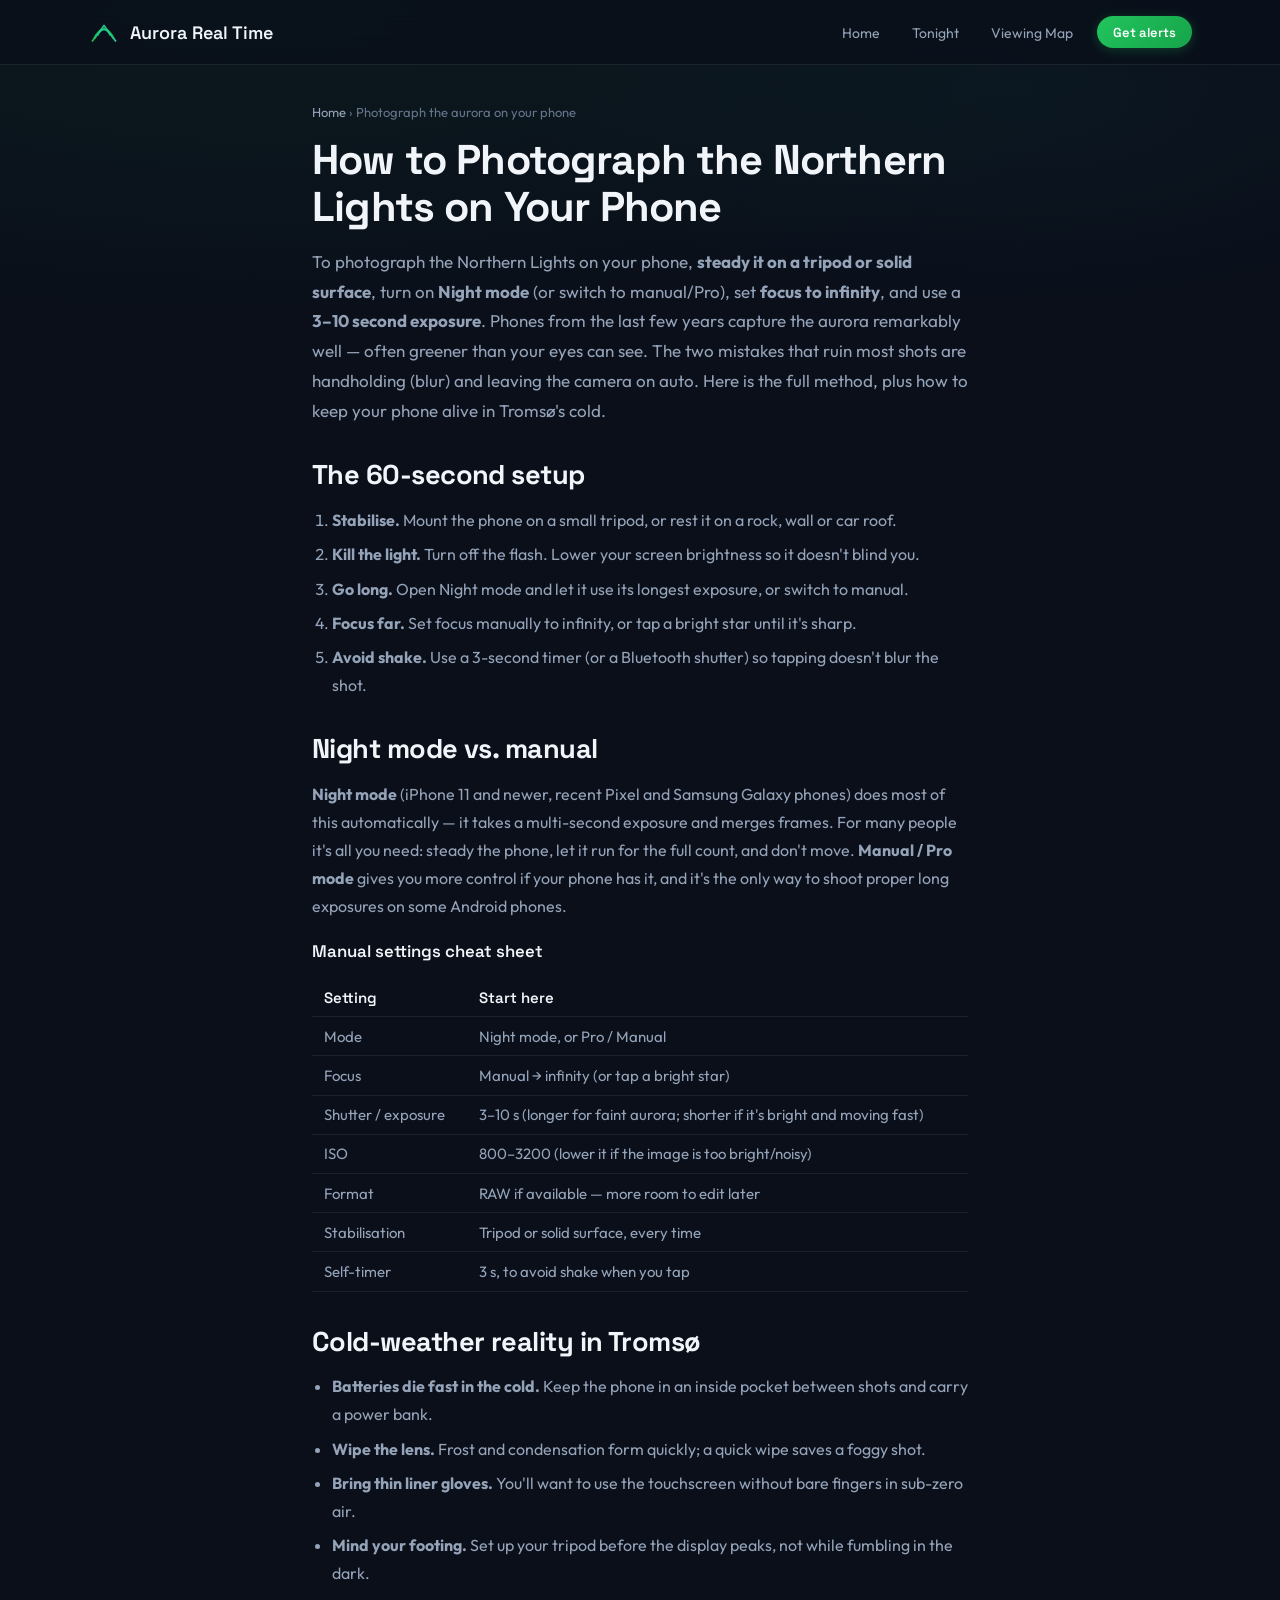
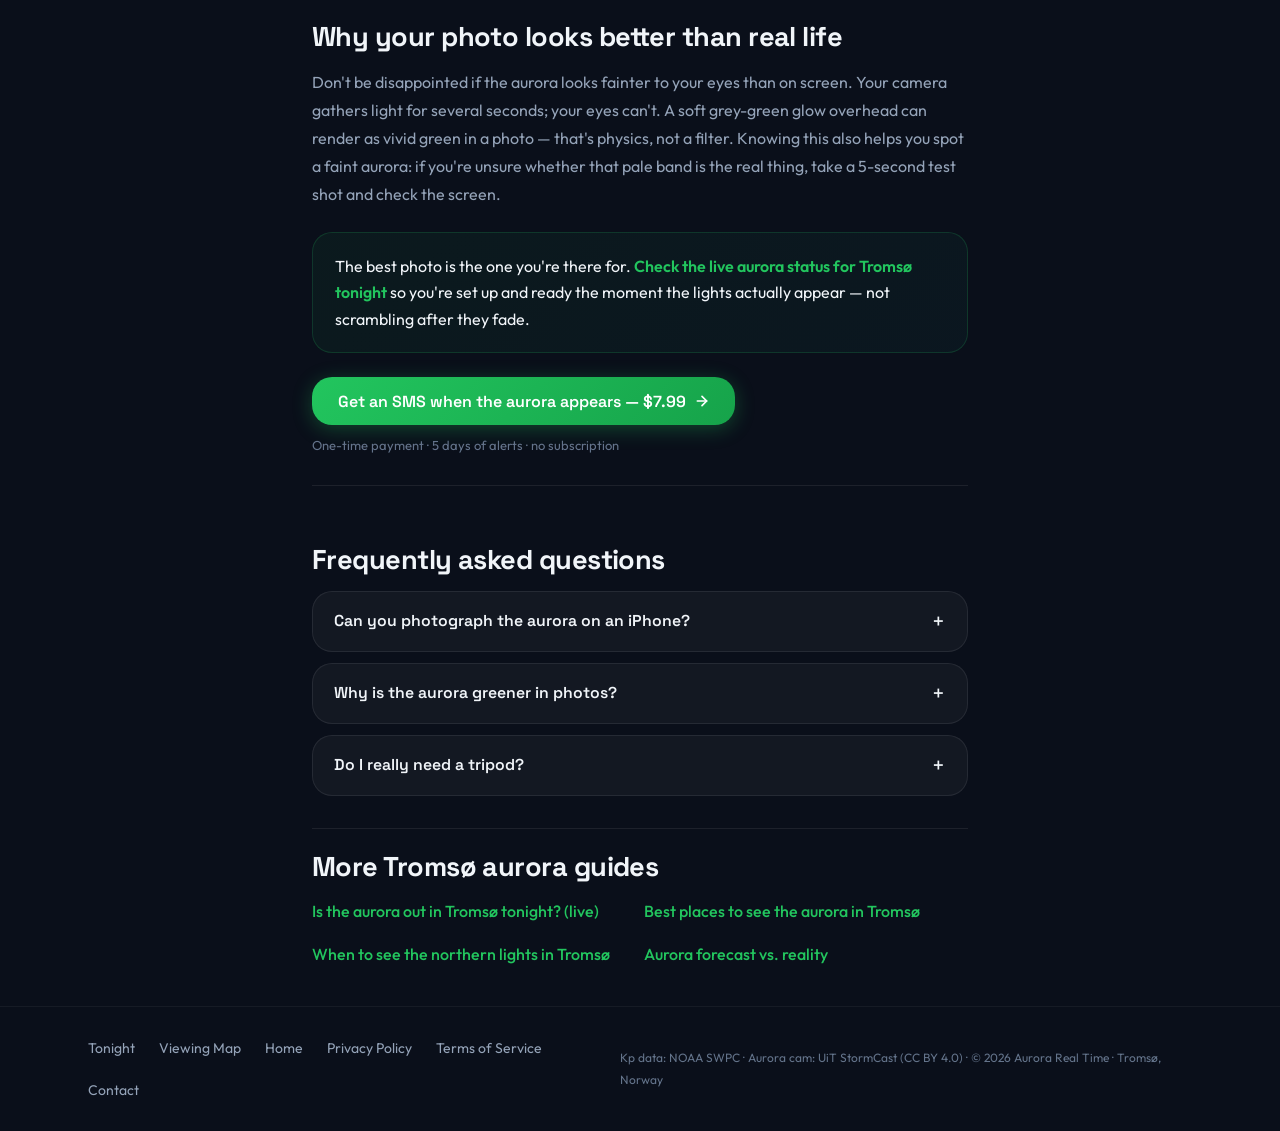
<file: how-to-photograph-northern-lights-phone.html>
<!DOCTYPE html>
<html lang="en">
<head>
  <meta charset="UTF-8" />
  <meta name="viewport" content="width=device-width, initial-scale=1.0" />
  <title>How to Photograph the Northern Lights on Your Phone (Tromsø Guide) | Aurora Real Time</title>
  <link rel="canonical" href="https://aurorarealtime.com/how-to-photograph-northern-lights-phone.html" />
  <meta name="description" content="Photograph the Northern Lights on your phone: use Night mode or manual, steady it on a tripod, focus to infinity, and expose 3–10 seconds. Full camera settings plus cold-weather tips for Tromsø." />
  <meta name="theme-color" content="#0a0f1a">

  <link rel="preconnect" href="https://fonts.googleapis.com" />
  <link rel="preconnect" href="https://fonts.gstatic.com" crossorigin />
  <link href="https://fonts.googleapis.com/css2?family=Space+Grotesk:wght@400;500;600;700&family=Outfit:wght@300;400;500;600&display=swap" rel="stylesheet" />
  <link rel="icon" type="image/svg+xml" href="favicon.svg">
  <link rel="stylesheet" href="styles.css">

  <meta property="og:type" content="article">
  <meta property="og:title" content="How to Photograph the Northern Lights on Your Phone (Tromsø Guide)">
  <meta property="og:description" content="Night mode or manual, a steady tripod, focus to infinity, 3–10 second exposure. Full phone camera settings for shooting the aurora in Tromsø.">
  <meta property="og:url" content="https://aurorarealtime.com/how-to-photograph-northern-lights-phone.html">
  <meta property="og:image" content="https://aurorarealtime.com/nordlysbilde1.jpeg">
  <meta property="og:image:alt" content="Northern Lights visible over Tromsø, Norway">
  <meta name="twitter:card" content="summary_large_image">

  <script type="application/ld+json">
  {
    "@context": "https://schema.org",
    "@type": "Article",
    "headline": "How to Photograph the Northern Lights on Your Phone (Tromsø Guide)",
    "description": "A practical guide to shooting the aurora on a smartphone: Night mode vs manual settings, focus, exposure, stability, and cold-weather tips for Tromsø.",
    "image": "https://aurorarealtime.com/nordlysbilde1.jpeg",
    "datePublished": "2026-06-22",
    "dateModified": "2026-06-22",
    "author": { "@type": "Organization", "name": "Aurora Real Time", "url": "https://aurorarealtime.com/" },
    "publisher": { "@type": "Organization", "name": "Aurora Real Time", "logo": { "@type": "ImageObject", "url": "https://aurorarealtime.com/favicon.svg" } },
    "mainEntityOfPage": "https://aurorarealtime.com/how-to-photograph-northern-lights-phone.html"
  }
  </script>
  <script type="application/ld+json">
  {
    "@context": "https://schema.org",
    "@type": "BreadcrumbList",
    "itemListElement": [
      { "@type": "ListItem", "position": 1, "name": "Home", "item": "https://aurorarealtime.com/" },
      { "@type": "ListItem", "position": 2, "name": "How to Photograph the Northern Lights on Your Phone", "item": "https://aurorarealtime.com/how-to-photograph-northern-lights-phone.html" }
    ]
  }
  </script>
  <script type="application/ld+json">
  {
    "@context": "https://schema.org",
    "@type": "FAQPage",
    "mainEntity": [
      { "@type": "Question", "name": "Can you photograph the northern lights on an iPhone?", "acceptedAnswer": { "@type": "Answer", "text": "Yes. iPhone 11 and newer have Night mode, which automatically uses a multi-second exposure. Steady the phone on a tripod or solid surface, let Night mode run for several seconds, and it will capture the aurora well — often greener than your eyes see it." } },
      { "@type": "Question", "name": "Why does the aurora look greener in photos than in person?", "acceptedAnswer": { "@type": "Answer", "text": "A camera collects light over several seconds, while your eyes see in real time and struggle with colour in the dark. Faint aurora that looks grey-white to the naked eye shows up as vivid green on a long-exposure photo. This is normal, not fake." } },
      { "@type": "Question", "name": "Do you need a tripod to photograph the aurora on a phone?", "acceptedAnswer": { "@type": "Answer", "text": "Strongly recommended. Any multi-second exposure needs the phone perfectly still, so a small tripod — or simply resting the phone on a rock, wall or car roof — makes the difference between a sharp shot and a blurry one. Use a 3-second timer to avoid shake from tapping the screen." } }
    ]
  }
  </script>

  <style>
    .aurora-bg { position: fixed; inset: 0; z-index: 0;
      background:
        radial-gradient(ellipse 120% 60% at 20% 0%, rgba(34,197,94,0.06) 0%, transparent 60%),
        radial-gradient(ellipse 80% 50% at 80% 10%, rgba(45,212,191,0.04) 0%, transparent 50%),
        radial-gradient(ellipse 100% 80% at 50% 100%, rgba(10,15,26,1) 0%, transparent 80%),
        var(--color-bg-primary);
      pointer-events: none; }
    .nav { position: fixed; top: 0; left: 0; right: 0; z-index: 1000; backdrop-filter: blur(20px); -webkit-backdrop-filter: blur(20px); background: rgba(10,15,26,0.75); border-bottom: 1px solid var(--color-border); }
    .nav__inner { max-width: 72rem; margin: 0 auto; padding: 0 1.5rem; height: 64px; display: flex; align-items: center; justify-content: space-between; }
    .nav__right { display: flex; align-items: center; gap: 1.5rem; flex-shrink: 0; }
    .nav__links { display: none; align-items: center; gap: 2rem; list-style: none; }
    .nav__links a { font-size: 0.875rem; color: var(--color-text-secondary); text-decoration: none; transition: color var(--transition-base); }
    .nav__links a:hover { color: var(--color-text-primary); }
    @media (min-width: 768px) { .nav__links { display: flex; } }
    .nav__brand { min-width: 0; }
    .nav__brand-name { white-space: nowrap; overflow: hidden; text-overflow: ellipsis; }
    .nav__cta { display: inline-flex; align-items: center; gap: 0.4rem; padding: 0.45rem 1rem; border-radius: 9999px; background: linear-gradient(135deg, var(--color-green-primary) 0%, var(--color-green-dark) 100%); color: #fff; font-family: var(--font-heading); font-size: 0.8125rem; font-weight: 600; text-decoration: none; white-space: nowrap; box-shadow: 0 2px 12px rgba(34,197,94,0.25); transition: transform var(--transition-base), box-shadow var(--transition-base); }
    .nav__cta:hover { transform: translateY(-1px); box-shadow: 0 4px 18px rgba(34,197,94,0.4); }

    .page-content { position: relative; z-index: 1; padding-top: 64px; }
    .article { max-width: 44rem; margin: 0 auto; padding: 2.5rem 1.5rem 1rem; }
    .crumb { font-size: 0.8125rem; color: var(--color-text-muted); margin-bottom: 1rem; }
    .crumb a { color: var(--color-text-secondary); text-decoration: none; }
    .crumb a:hover { color: var(--color-text-primary); }
    .article h1 { font-family: var(--font-heading); font-size: clamp(1.85rem, 4.5vw, 2.6rem); font-weight: 700; letter-spacing: -0.02em; line-height: 1.14; margin-bottom: 1rem; }
    .lead { font-size: 1.0625rem; color: var(--color-text-secondary); line-height: 1.7; margin-bottom: 1.5rem; }
    .article h2 { font-family: var(--font-heading); font-size: clamp(1.3rem, 3.2vw, 1.7rem); font-weight: 700; letter-spacing: -0.02em; margin: 2rem 0 0.85rem; }
    .article h3 { font-family: var(--font-heading); font-size: 1.05rem; font-weight: 600; margin: 1.25rem 0 0.4rem; color: var(--color-text-primary); }
    .article p { color: var(--color-text-secondary); line-height: 1.75; margin-bottom: 1rem; }
    .article p a, .article li a { color: var(--color-green-primary); text-decoration: none; }
    .article p a:hover, .article li a:hover { text-decoration: underline; }
    .article ul, .article ol { color: var(--color-text-secondary); line-height: 1.75; margin: 0 0 1rem 1.25rem; }
    .article li { margin-bottom: 0.4rem; }
    .kp-table { width: 100%; border-collapse: collapse; margin: 1rem 0 1.5rem; font-size: 0.9375rem; }
    .kp-table th, .kp-table td { text-align: left; padding: 0.6rem 0.75rem; border-bottom: 1px solid var(--color-border); vertical-align: top; }
    .kp-table th { font-family: var(--font-heading); color: var(--color-text-primary); font-weight: 600; }
    .kp-table td { color: var(--color-text-secondary); }
    .callout { background: linear-gradient(135deg, rgba(34,197,94,0.06) 0%, rgba(45,212,191,0.04) 100%); border: 1px solid rgba(34,197,94,0.18); border-radius: var(--radius-xl); padding: 1.25rem 1.4rem; margin: 1.5rem 0; }
    .callout p { color: var(--color-text-primary); margin: 0; line-height: 1.65; }
    .callout a { color: var(--color-green-primary); font-weight: 600; text-decoration: none; }
    .cta-row { display: flex; flex-wrap: wrap; gap: 0.75rem 1.25rem; align-items: center; margin: 1.5rem 0 0.5rem; }
    .btn-primary { display: inline-flex; align-items: center; gap: 0.5rem; padding: 0.85rem 1.6rem; border-radius: var(--radius-xl); border: none; background: linear-gradient(135deg, var(--color-green-primary) 0%, var(--color-green-dark) 100%); color: #fff; font-family: var(--font-heading); font-size: 1rem; font-weight: 600; text-decoration: none; box-shadow: 0 4px 20px rgba(34,197,94,0.3); transition: all var(--transition-smooth); }
    .btn-primary:hover { transform: translateY(-2px); box-shadow: 0 8px 32px var(--color-green-glow); }
    .cta-note { font-size: 0.8125rem; color: var(--color-text-muted); }
    .related { border-top: 1px solid var(--color-border); margin-top: 2rem; padding-top: 1.25rem; }
    .related h2 { margin-top: 0; }
    .related ul { list-style: none; margin-left: 0; display: grid; grid-template-columns: 1fr; gap: 0.5rem; }
    @media (min-width: 640px) { .related ul { grid-template-columns: repeat(2, 1fr); } }
    .related a { color: var(--color-green-primary); text-decoration: none; font-weight: 500; }
    .related a:hover { text-decoration: underline; }
    .faq-section { border-top: 1px solid var(--color-border); margin-top: 2rem; padding-top: 1.5rem; }
    .faq-item { background: var(--color-bg-card); border: 1px solid var(--color-border); border-radius: var(--radius-xl); padding: 1.15rem 1.3rem; margin-bottom: 0.7rem; }
    .faq-item summary { cursor: pointer; list-style: none; font-family: var(--font-heading); font-weight: 600; font-size: 0.9875rem; display: flex; justify-content: space-between; gap: 1rem; }
    .faq-item summary::-webkit-details-marker { display: none; }
    .faq-item .faq-a { color: var(--color-text-secondary); font-size: 0.9375rem; line-height: 1.7; margin-top: 0.8rem; padding-top: 0.8rem; border-top: 1px solid var(--color-border); }
    .footer { border-top: 1px solid rgba(255,255,255,0.05); padding: 2rem 0; position: relative; z-index: 1; }
    .footer__inner { max-width: 72rem; margin: 0 auto; padding: 0 1.5rem; display: flex; flex-direction: column; gap: 1rem; }
    .footer__links { display: flex; flex-wrap: wrap; gap: 1.5rem; }
    .footer__links a { font-size: 0.875rem; color: var(--color-text-secondary); text-decoration: none; }
    .footer__links a:hover { color: var(--color-text-primary); }
    .footer__copy { font-size: 0.75rem; color: var(--color-text-muted); line-height: 1.8; }
    @media (min-width: 768px) { .footer__inner { flex-direction: row; align-items: center; justify-content: space-between; } }
  </style>
</head>
<body>
  <a href="#main-content" class="skip-link">Skip to main content</a>
  <div class="aurora-bg" aria-hidden="true"></div>

  <nav class="nav" aria-label="Main navigation">
    <div class="nav__inner">
      <a href="index.html" class="nav__brand" aria-label="Aurora Real Time — Home">
        <svg width="32" height="32" viewBox="0 0 40 40" fill="none" aria-hidden="true">
          <path d="M5 32 L20 12 L35 32" stroke="url(#a-line)" stroke-width="2" fill="none"/>
          <path d="M8 28 Q20 5 32 28" stroke="#22c55e" stroke-width="3" fill="none" opacity="0.8"/>
          <path d="M12 25 Q20 8 28 25" stroke="#2dd4bf" stroke-width="2" fill="none" opacity="0.6"/>
          <defs><linearGradient id="a-line" x1="0%" y1="0%" x2="100%" y2="0%"><stop offset="0%" stop-color="#22c55e"/><stop offset="100%" stop-color="#2dd4bf"/></linearGradient></defs>
        </svg>
        <span class="nav__brand-name">Aurora Real Time</span>
      </a>
      <div class="nav__right">
        <ul class="nav__links" role="list">
          <li><a href="index.html">Home</a></li>
          <li><a href="northern-lights-tonight-tromso.html">Tonight</a></li>
          <li><a href="map.html">Viewing Map</a></li>
        </ul>
        <a href="index.html#pricing" class="nav__cta">Get alerts</a>
      </div>
    </div>
  </nav>

  <main id="main-content" class="page-content">
    <article class="article">
      <nav class="crumb" aria-label="Breadcrumb"><a href="index.html">Home</a> › Photograph the aurora on your phone</nav>
      <h1>How to Photograph the Northern Lights on Your Phone</h1>
      <p class="lead">
        To photograph the Northern Lights on your phone, <strong>steady it on a tripod or solid surface</strong>, turn on
        <strong>Night mode</strong> (or switch to manual/Pro), set <strong>focus to infinity</strong>, and use a
        <strong>3–10 second exposure</strong>. Phones from the last few years capture the aurora remarkably well — often
        greener than your eyes can see. The two mistakes that ruin most shots are handholding (blur) and leaving the camera on
        auto. Here is the full method, plus how to keep your phone alive in Tromsø's cold.
      </p>

      <h2>The 60-second setup</h2>
      <ol>
        <li><strong>Stabilise.</strong> Mount the phone on a small tripod, or rest it on a rock, wall or car roof.</li>
        <li><strong>Kill the light.</strong> Turn off the flash. Lower your screen brightness so it doesn't blind you.</li>
        <li><strong>Go long.</strong> Open Night mode and let it use its longest exposure, or switch to manual.</li>
        <li><strong>Focus far.</strong> Set focus manually to infinity, or tap a bright star until it's sharp.</li>
        <li><strong>Avoid shake.</strong> Use a 3-second timer (or a Bluetooth shutter) so tapping doesn't blur the shot.</li>
      </ol>

      <h2>Night mode vs. manual</h2>
      <p>
        <strong>Night mode</strong> (iPhone 11 and newer, recent Pixel and Samsung Galaxy phones) does most of this
        automatically — it takes a multi-second exposure and merges frames. For many people it's all you need: steady the
        phone, let it run for the full count, and don't move. <strong>Manual / Pro mode</strong> gives you more control if your
        phone has it, and it's the only way to shoot proper long exposures on some Android phones.
      </p>

      <h3>Manual settings cheat sheet</h3>
      <table class="kp-table">
        <thead><tr><th>Setting</th><th>Start here</th></tr></thead>
        <tbody>
          <tr><td>Mode</td><td>Night mode, or Pro / Manual</td></tr>
          <tr><td>Focus</td><td>Manual → infinity (or tap a bright star)</td></tr>
          <tr><td>Shutter / exposure</td><td>3–10 s (longer for faint aurora; shorter if it's bright and moving fast)</td></tr>
          <tr><td>ISO</td><td>800–3200 (lower it if the image is too bright/noisy)</td></tr>
          <tr><td>Format</td><td>RAW if available — more room to edit later</td></tr>
          <tr><td>Stabilisation</td><td>Tripod or solid surface, every time</td></tr>
          <tr><td>Self-timer</td><td>3 s, to avoid shake when you tap</td></tr>
        </tbody>
      </table>

      <h2>Cold-weather reality in Tromsø</h2>
      <ul>
        <li><strong>Batteries die fast in the cold.</strong> Keep the phone in an inside pocket between shots and carry a power bank.</li>
        <li><strong>Wipe the lens.</strong> Frost and condensation form quickly; a quick wipe saves a foggy shot.</li>
        <li><strong>Bring thin liner gloves.</strong> You'll want to use the touchscreen without bare fingers in sub-zero air.</li>
        <li><strong>Mind your footing.</strong> Set up your tripod before the display peaks, not while fumbling in the dark.</li>
      </ul>

      <h2>Why your photo looks better than real life</h2>
      <p>
        Don't be disappointed if the aurora looks fainter to your eyes than on screen. Your camera gathers light for several
        seconds; your eyes can't. A soft grey-green glow overhead can render as vivid green in a photo — that's physics, not a
        filter. Knowing this also helps you spot a faint aurora: if you're unsure whether that pale band is the real thing,
        take a 5-second test shot and check the screen.
      </p>

      <div class="callout">
        <p>The best photo is the one you're there for. <a href="northern-lights-tonight-tromso.html">Check the live aurora
        status for Tromsø tonight</a> so you're set up and ready the moment the lights actually appear — not scrambling after
        they fade.</p>
      </div>

      <div class="cta-row">
        <a href="index.html#pricing" class="btn-primary">
          Get an SMS when the aurora appears — $7.99
          <svg width="16" height="16" viewBox="0 0 24 24" fill="none" stroke="currentColor" stroke-width="2.5" stroke-linecap="round" stroke-linejoin="round" aria-hidden="true"><path d="M5 12h14"/><path d="m12 5 7 7-7 7"/></svg>
        </a>
        <span class="cta-note">One-time payment · 5 days of alerts · no subscription</span>
      </div>

      <section class="faq-section" aria-labelledby="faq-heading">
        <h2 id="faq-heading">Frequently asked questions</h2>
        <details class="faq-item"><summary>Can you photograph the aurora on an iPhone?<span aria-hidden="true">＋</span></summary><div class="faq-a">Yes — iPhone 11 and newer have Night mode that takes a multi-second exposure automatically. Steady the phone, let it run, and it captures the aurora well.</div></details>
        <details class="faq-item"><summary>Why is the aurora greener in photos?<span aria-hidden="true">＋</span></summary><div class="faq-a">The camera accumulates light over seconds while your eyes see in real time. Faint aurora that looks grey-white to the eye shows up green on a long exposure. It's normal.</div></details>
        <details class="faq-item"><summary>Do I really need a tripod?<span aria-hidden="true">＋</span></summary><div class="faq-a">For a sharp long-exposure shot, yes — or rest the phone on something solid. Add a 3-second timer so tapping the screen doesn't blur it.</div></details>
      </section>

      <nav class="related" aria-labelledby="related-heading">
        <h2 id="related-heading">More Tromsø aurora guides</h2>
        <ul>
          <li><a href="northern-lights-tonight-tromso.html">Is the aurora out in Tromsø tonight? (live)</a></li>
          <li><a href="best-places-northern-lights-tromso.html">Best places to see the aurora in Tromsø</a></li>
          <li><a href="when-to-see-northern-lights-tromso.html">When to see the northern lights in Tromsø</a></li>
          <li><a href="aurora-forecast-vs-reality-tromso.html">Aurora forecast vs. reality</a></li>
        </ul>
      </nav>
    </article>
  </main>

  <footer class="footer">
    <div class="footer__inner">
      <nav class="footer__links" aria-label="Footer navigation">
        <a href="northern-lights-tonight-tromso.html">Tonight</a>
        <a href="map.html">Viewing Map</a>
        <a href="index.html">Home</a>
        <a href="privacy.html">Privacy Policy</a>
        <a href="terms.html">Terms of Service</a>
        <a href="contact.html">Contact</a>
      </nav>
      <div class="footer__copy">
        <p>Kp data: NOAA SWPC · Aurora cam: UiT StormCast (CC BY 4.0) · © 2026 Aurora Real Time · Tromsø, Norway</p>
      </div>
    </div>
  </footer>
</body>
</html>
</file>
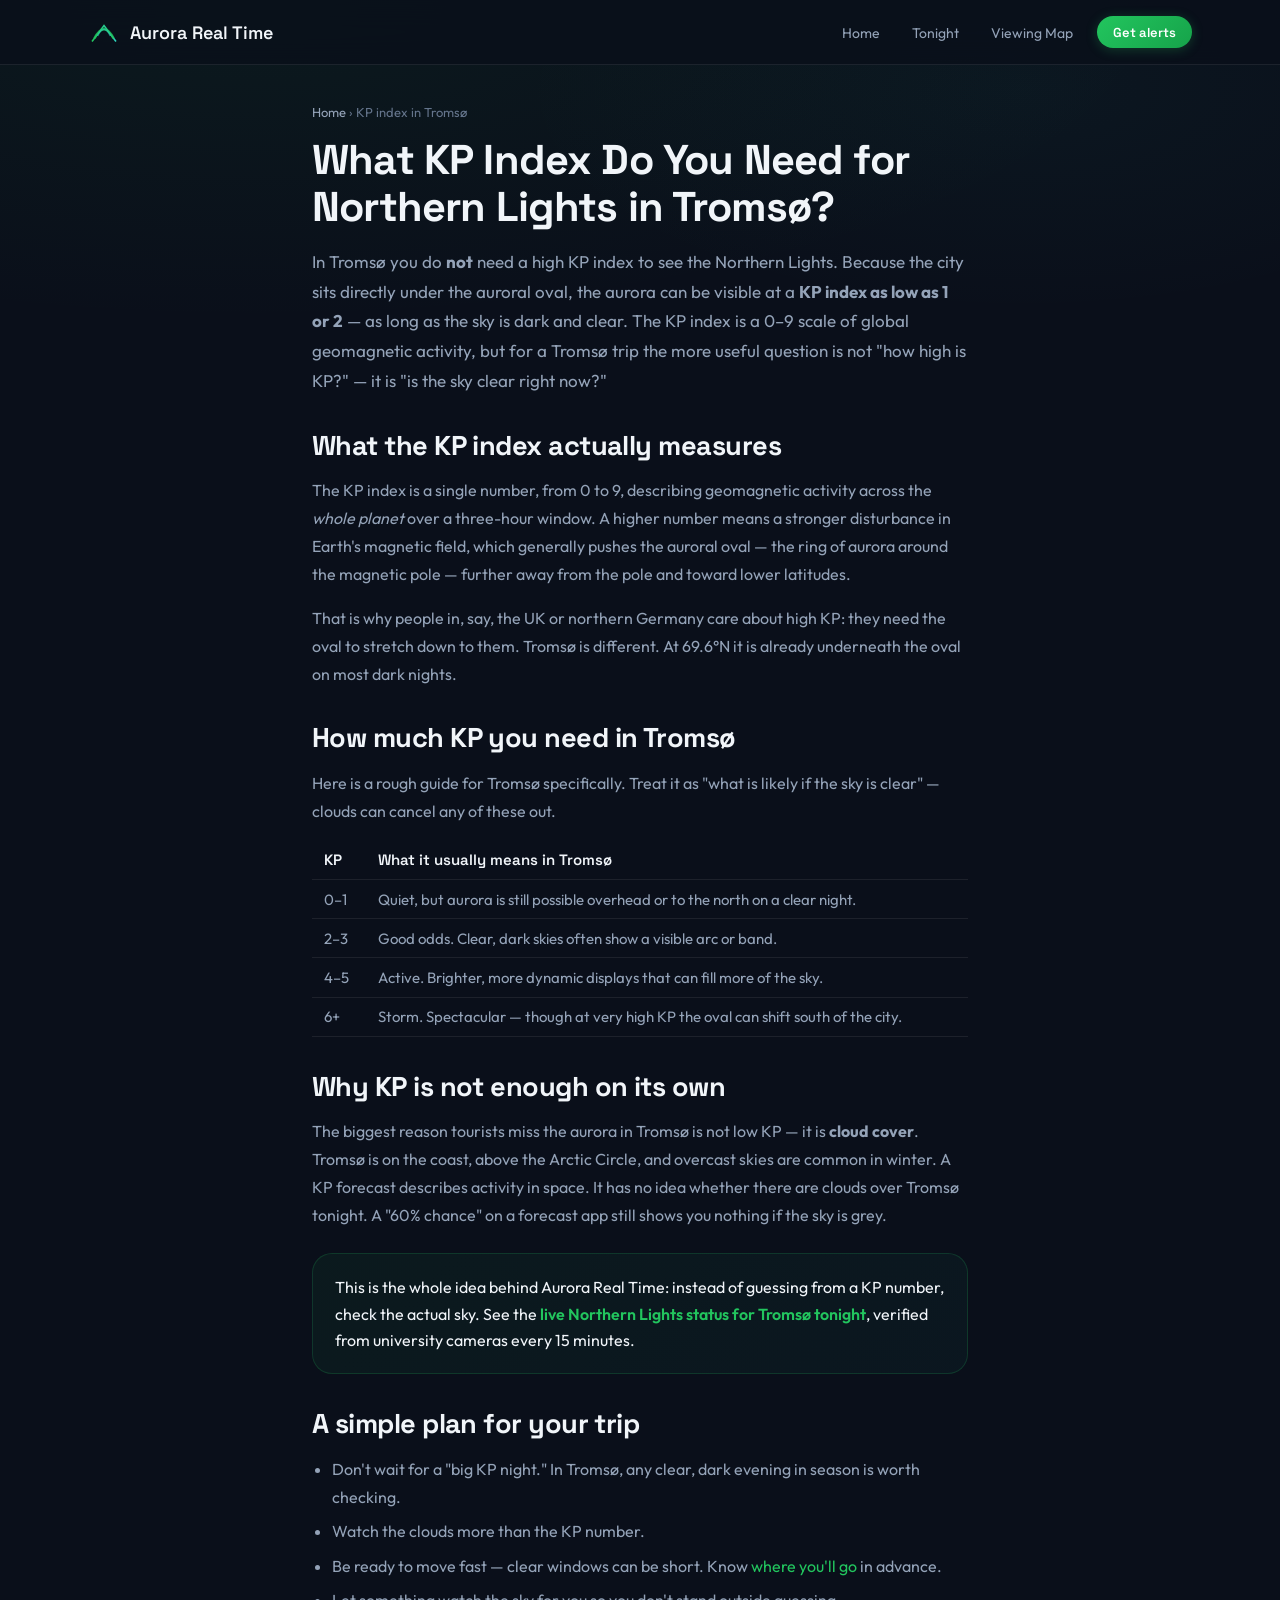
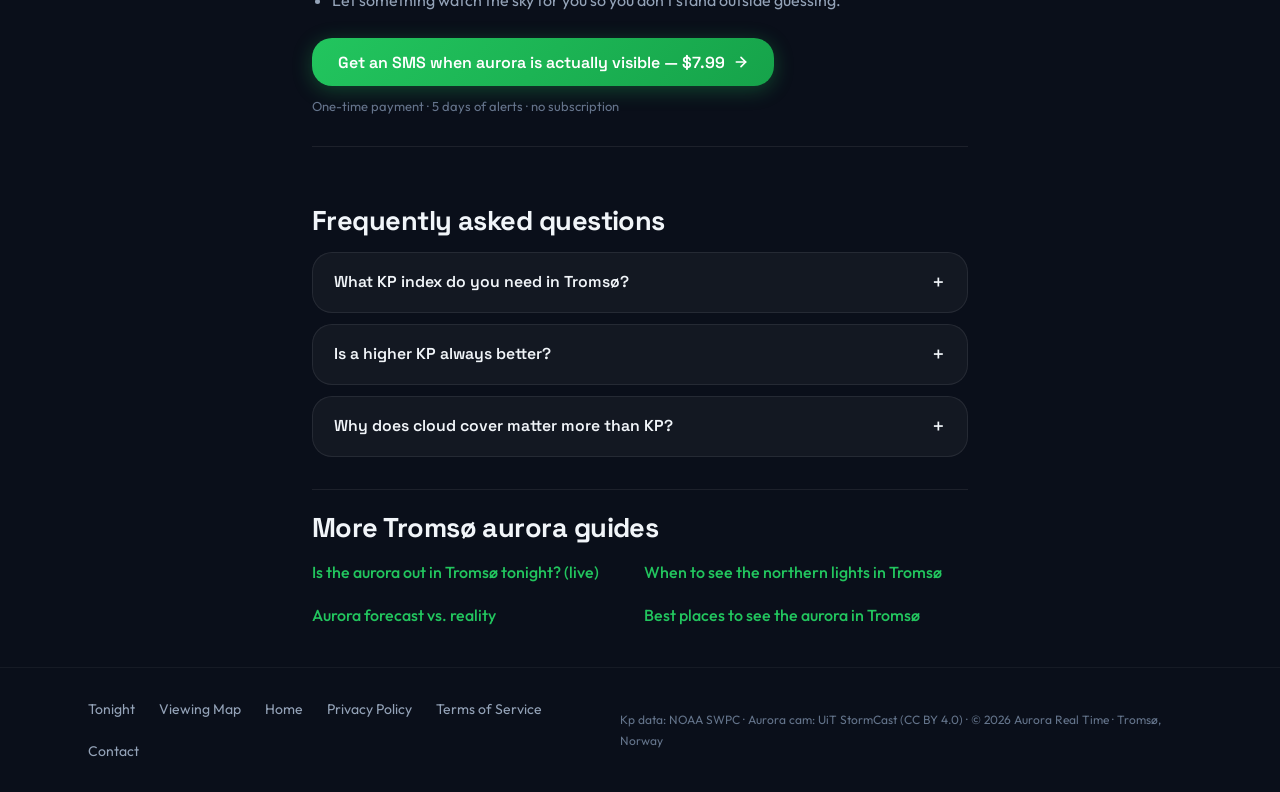
<file: kp-index-tromso-northern-lights.html>
<!DOCTYPE html>
<html lang="en">
<head>
  <meta charset="UTF-8" />
  <meta name="viewport" content="width=device-width, initial-scale=1.0" />
  <title>What KP Index Do You Need for Northern Lights in Tromsø? | Aurora Real Time</title>
  <link rel="canonical" href="https://aurorarealtime.com/kp-index-tromso-northern-lights.html" />
  <meta name="description" content="The KP index explained for Tromsø: because the city sits under the auroral oval, the Northern Lights can appear at KP 1–2. Why cloud cover matters more than KP, and how to check the real sky." />
  <meta name="theme-color" content="#0a0f1a">

  <link rel="preconnect" href="https://fonts.googleapis.com" />
  <link rel="preconnect" href="https://fonts.gstatic.com" crossorigin />
  <link href="https://fonts.googleapis.com/css2?family=Space+Grotesk:wght@400;500;600;700&family=Outfit:wght@300;400;500;600&display=swap" rel="stylesheet" />
  <link rel="icon" type="image/svg+xml" href="favicon.svg">
  <link rel="stylesheet" href="styles.css">

  <meta property="og:type" content="article">
  <meta property="og:title" content="What KP Index Do You Need for Northern Lights in Tromsø?">
  <meta property="og:description" content="Because Tromsø sits under the auroral oval, the aurora can appear at KP 1–2. Here is what the KP index really means for your trip.">
  <meta property="og:url" content="https://aurorarealtime.com/kp-index-tromso-northern-lights.html">
  <meta property="og:image" content="https://aurorarealtime.com/nordlysbilde1.jpeg">
  <meta property="og:image:alt" content="Northern Lights visible over Tromsø, Norway">
  <meta name="twitter:card" content="summary_large_image">

  <script type="application/ld+json">
  {
    "@context": "https://schema.org",
    "@type": "Article",
    "headline": "What KP Index Do You Need for Northern Lights in Tromsø?",
    "description": "The KP index explained for Tromsø: the aurora can appear at KP 1–2 because the city sits under the auroral oval, and cloud cover matters more than KP.",
    "image": "https://aurorarealtime.com/nordlysbilde1.jpeg",
    "datePublished": "2026-06-22",
    "dateModified": "2026-06-22",
    "author": { "@type": "Organization", "name": "Aurora Real Time", "url": "https://aurorarealtime.com/" },
    "publisher": { "@type": "Organization", "name": "Aurora Real Time", "logo": { "@type": "ImageObject", "url": "https://aurorarealtime.com/favicon.svg" } },
    "mainEntityOfPage": "https://aurorarealtime.com/kp-index-tromso-northern-lights.html"
  }
  </script>
  <script type="application/ld+json">
  {
    "@context": "https://schema.org",
    "@type": "BreadcrumbList",
    "itemListElement": [
      { "@type": "ListItem", "position": 1, "name": "Home", "item": "https://aurorarealtime.com/" },
      { "@type": "ListItem", "position": 2, "name": "KP Index for Northern Lights in Tromsø", "item": "https://aurorarealtime.com/kp-index-tromso-northern-lights.html" }
    ]
  }
  </script>
  <script type="application/ld+json">
  {
    "@context": "https://schema.org",
    "@type": "FAQPage",
    "mainEntity": [
      { "@type": "Question", "name": "What KP index do you need to see the northern lights in Tromsø?", "acceptedAnswer": { "@type": "Answer", "text": "Tromsø sits directly under the auroral oval, so the Northern Lights can be visible at a KP index as low as 1 or 2, as long as the sky is dark and clear. You do not need a geomagnetic storm to see aurora in Tromsø." } },
      { "@type": "Question", "name": "Is a higher KP index always better in Tromsø?", "acceptedAnswer": { "@type": "Answer", "text": "A higher KP means brighter, more dynamic displays that can reach overhead and further south, but it is not required in Tromsø. At very high KP the auroral oval can even shift south of the city, so KP is only one of several factors." } },
      { "@type": "Question", "name": "Why is cloud cover more important than KP in Tromsø?", "acceptedAnswer": { "@type": "Answer", "text": "Because aurora is common over Tromsø whenever it is dark, the main thing stopping you from seeing it is clouds. A KP forecast cannot see the clouds over Tromsø, which is why checking a live camera is more reliable than a probability number." } }
    ]
  }
  </script>

  <style>
    .aurora-bg { position: fixed; inset: 0; z-index: 0;
      background:
        radial-gradient(ellipse 120% 60% at 20% 0%, rgba(34,197,94,0.06) 0%, transparent 60%),
        radial-gradient(ellipse 80% 50% at 80% 10%, rgba(45,212,191,0.04) 0%, transparent 50%),
        radial-gradient(ellipse 100% 80% at 50% 100%, rgba(10,15,26,1) 0%, transparent 80%),
        var(--color-bg-primary);
      pointer-events: none; }
    .nav { position: fixed; top: 0; left: 0; right: 0; z-index: 1000; backdrop-filter: blur(20px); -webkit-backdrop-filter: blur(20px); background: rgba(10,15,26,0.75); border-bottom: 1px solid var(--color-border); }
    .nav__inner { max-width: 72rem; margin: 0 auto; padding: 0 1.5rem; height: 64px; display: flex; align-items: center; justify-content: space-between; }
    .nav__right { display: flex; align-items: center; gap: 1.5rem; flex-shrink: 0; }
    .nav__links { display: none; align-items: center; gap: 2rem; list-style: none; }
    .nav__links a { font-size: 0.875rem; color: var(--color-text-secondary); text-decoration: none; transition: color var(--transition-base); }
    .nav__links a:hover { color: var(--color-text-primary); }
    @media (min-width: 768px) { .nav__links { display: flex; } }
    .nav__brand { min-width: 0; }
    .nav__brand-name { white-space: nowrap; overflow: hidden; text-overflow: ellipsis; }
    .nav__cta { display: inline-flex; align-items: center; gap: 0.4rem; padding: 0.45rem 1rem; border-radius: 9999px; background: linear-gradient(135deg, var(--color-green-primary) 0%, var(--color-green-dark) 100%); color: #fff; font-family: var(--font-heading); font-size: 0.8125rem; font-weight: 600; text-decoration: none; white-space: nowrap; box-shadow: 0 2px 12px rgba(34,197,94,0.25); transition: transform var(--transition-base), box-shadow var(--transition-base); }
    .nav__cta:hover { transform: translateY(-1px); box-shadow: 0 4px 18px rgba(34,197,94,0.4); }

    .page-content { position: relative; z-index: 1; padding-top: 64px; }
    .article { max-width: 44rem; margin: 0 auto; padding: 2.5rem 1.5rem 1rem; }
    .crumb { font-size: 0.8125rem; color: var(--color-text-muted); margin-bottom: 1rem; }
    .crumb a { color: var(--color-text-secondary); text-decoration: none; }
    .crumb a:hover { color: var(--color-text-primary); }
    .article h1 { font-family: var(--font-heading); font-size: clamp(1.85rem, 4.5vw, 2.6rem); font-weight: 700; letter-spacing: -0.02em; line-height: 1.14; margin-bottom: 1rem; }
    .lead { font-size: 1.0625rem; color: var(--color-text-secondary); line-height: 1.7; margin-bottom: 1.5rem; }
    .article h2 { font-family: var(--font-heading); font-size: clamp(1.3rem, 3.2vw, 1.7rem); font-weight: 700; letter-spacing: -0.02em; margin: 2rem 0 0.85rem; }
    .article p { color: var(--color-text-secondary); line-height: 1.75; margin-bottom: 1rem; }
    .article p a, .article li a { color: var(--color-green-primary); text-decoration: none; }
    .article p a:hover, .article li a:hover { text-decoration: underline; }
    .article ul { color: var(--color-text-secondary); line-height: 1.75; margin: 0 0 1rem 1.25rem; }
    .article li { margin-bottom: 0.4rem; }
    .kp-table { width: 100%; border-collapse: collapse; margin: 1rem 0 1.5rem; font-size: 0.9375rem; }
    .kp-table th, .kp-table td { text-align: left; padding: 0.6rem 0.75rem; border-bottom: 1px solid var(--color-border); }
    .kp-table th { font-family: var(--font-heading); color: var(--color-text-primary); font-weight: 600; }
    .kp-table td { color: var(--color-text-secondary); }
    .callout { background: linear-gradient(135deg, rgba(34,197,94,0.06) 0%, rgba(45,212,191,0.04) 100%); border: 1px solid rgba(34,197,94,0.18); border-radius: var(--radius-xl); padding: 1.25rem 1.4rem; margin: 1.5rem 0; }
    .callout p { color: var(--color-text-primary); margin: 0; line-height: 1.65; }
    .callout a { color: var(--color-green-primary); font-weight: 600; text-decoration: none; }
    .cta-row { display: flex; flex-wrap: wrap; gap: 0.75rem 1.25rem; align-items: center; margin: 1.5rem 0 0.5rem; }
    .btn-primary { display: inline-flex; align-items: center; gap: 0.5rem; padding: 0.85rem 1.6rem; border-radius: var(--radius-xl); border: none; background: linear-gradient(135deg, var(--color-green-primary) 0%, var(--color-green-dark) 100%); color: #fff; font-family: var(--font-heading); font-size: 1rem; font-weight: 600; text-decoration: none; box-shadow: 0 4px 20px rgba(34,197,94,0.3); transition: all var(--transition-smooth); }
    .btn-primary:hover { transform: translateY(-2px); box-shadow: 0 8px 32px var(--color-green-glow); }
    .cta-note { font-size: 0.8125rem; color: var(--color-text-muted); }
    .faq-section { border-top: 1px solid var(--color-border); margin-top: 2rem; padding-top: 1.5rem; }
    .faq-item { background: var(--color-bg-card); border: 1px solid var(--color-border); border-radius: var(--radius-xl); padding: 1.15rem 1.3rem; margin-bottom: 0.7rem; }
    .faq-item summary { cursor: pointer; list-style: none; font-family: var(--font-heading); font-weight: 600; font-size: 0.9875rem; display: flex; justify-content: space-between; gap: 1rem; }
    .faq-item summary::-webkit-details-marker { display: none; }
    .faq-item .faq-a { color: var(--color-text-secondary); font-size: 0.9375rem; line-height: 1.7; margin-top: 0.8rem; padding-top: 0.8rem; border-top: 1px solid var(--color-border); }
    .related { border-top: 1px solid var(--color-border); margin-top: 2rem; padding-top: 1.25rem; }
    .related h2 { margin-top: 0; }
    .related ul { list-style: none; margin-left: 0; display: grid; grid-template-columns: 1fr; gap: 0.5rem; }
    @media (min-width: 640px) { .related ul { grid-template-columns: repeat(2, 1fr); } }
    .related a { color: var(--color-green-primary); text-decoration: none; font-weight: 500; }
    .related a:hover { text-decoration: underline; }
    .footer { border-top: 1px solid rgba(255,255,255,0.05); padding: 2rem 0; position: relative; z-index: 1; }
    .footer__inner { max-width: 72rem; margin: 0 auto; padding: 0 1.5rem; display: flex; flex-direction: column; gap: 1rem; }
    .footer__links { display: flex; flex-wrap: wrap; gap: 1.5rem; }
    .footer__links a { font-size: 0.875rem; color: var(--color-text-secondary); text-decoration: none; }
    .footer__links a:hover { color: var(--color-text-primary); }
    .footer__copy { font-size: 0.75rem; color: var(--color-text-muted); line-height: 1.8; }
    @media (min-width: 768px) { .footer__inner { flex-direction: row; align-items: center; justify-content: space-between; } }
  </style>
</head>
<body>
  <a href="#main-content" class="skip-link">Skip to main content</a>
  <div class="aurora-bg" aria-hidden="true"></div>

  <nav class="nav" aria-label="Main navigation">
    <div class="nav__inner">
      <a href="index.html" class="nav__brand" aria-label="Aurora Real Time — Home">
        <svg width="32" height="32" viewBox="0 0 40 40" fill="none" aria-hidden="true">
          <path d="M5 32 L20 12 L35 32" stroke="url(#a-line)" stroke-width="2" fill="none"/>
          <path d="M8 28 Q20 5 32 28" stroke="#22c55e" stroke-width="3" fill="none" opacity="0.8"/>
          <path d="M12 25 Q20 8 28 25" stroke="#2dd4bf" stroke-width="2" fill="none" opacity="0.6"/>
          <defs><linearGradient id="a-line" x1="0%" y1="0%" x2="100%" y2="0%"><stop offset="0%" stop-color="#22c55e"/><stop offset="100%" stop-color="#2dd4bf"/></linearGradient></defs>
        </svg>
        <span class="nav__brand-name">Aurora Real Time</span>
      </a>
      <div class="nav__right">
        <ul class="nav__links" role="list">
          <li><a href="index.html">Home</a></li>
          <li><a href="northern-lights-tonight-tromso.html">Tonight</a></li>
          <li><a href="map.html">Viewing Map</a></li>
        </ul>
        <a href="index.html#pricing" class="nav__cta">Get alerts</a>
      </div>
    </div>
  </nav>

  <main id="main-content" class="page-content">
    <article class="article">
      <nav class="crumb" aria-label="Breadcrumb"><a href="index.html">Home</a> › KP index in Tromsø</nav>
      <h1>What KP Index Do You Need for Northern Lights in Tromsø?</h1>
      <p class="lead">
        In Tromsø you do <strong>not</strong> need a high KP index to see the Northern Lights. Because the city sits directly
        under the auroral oval, the aurora can be visible at a <strong>KP index as low as 1 or 2</strong> — as long as the sky
        is dark and clear. The KP index is a 0–9 scale of global geomagnetic activity, but for a Tromsø trip the more useful
        question is not "how high is KP?" — it is "is the sky clear right now?"
      </p>

      <h2>What the KP index actually measures</h2>
      <p>
        The KP index is a single number, from 0 to 9, describing geomagnetic activity across the <em>whole planet</em> over a
        three-hour window. A higher number means a stronger disturbance in Earth's magnetic field, which generally pushes the
        auroral oval — the ring of aurora around the magnetic pole — further away from the pole and toward lower latitudes.
      </p>
      <p>
        That is why people in, say, the UK or northern Germany care about high KP: they need the oval to stretch down to them.
        Tromsø is different. At 69.6°N it is already underneath the oval on most dark nights.
      </p>

      <h2>How much KP you need in Tromsø</h2>
      <p>
        Here is a rough guide for Tromsø specifically. Treat it as "what is likely if the sky is clear" — clouds can cancel any
        of these out.
      </p>
      <table class="kp-table">
        <thead><tr><th>KP</th><th>What it usually means in Tromsø</th></tr></thead>
        <tbody>
          <tr><td>0–1</td><td>Quiet, but aurora is still possible overhead or to the north on a clear night.</td></tr>
          <tr><td>2–3</td><td>Good odds. Clear, dark skies often show a visible arc or band.</td></tr>
          <tr><td>4–5</td><td>Active. Brighter, more dynamic displays that can fill more of the sky.</td></tr>
          <tr><td>6+</td><td>Storm. Spectacular — though at very high KP the oval can shift south of the city.</td></tr>
        </tbody>
      </table>

      <h2>Why KP is not enough on its own</h2>
      <p>
        The biggest reason tourists miss the aurora in Tromsø is not low KP — it is <strong>cloud cover</strong>. Tromsø is on
        the coast, above the Arctic Circle, and overcast skies are common in winter. A KP forecast describes activity in space.
        It has no idea whether there are clouds over Tromsø tonight. A "60% chance" on a forecast app still shows you nothing if
        the sky is grey.
      </p>
      <div class="callout">
        <p>This is the whole idea behind Aurora Real Time: instead of guessing from a KP number, check the actual sky.
        See the <a href="northern-lights-tonight-tromso.html">live Northern Lights status for Tromsø tonight</a>, verified from
        university cameras every 15 minutes.</p>
      </div>

      <h2>A simple plan for your trip</h2>
      <ul>
        <li>Don't wait for a "big KP night." In Tromsø, any clear, dark evening in season is worth checking.</li>
        <li>Watch the clouds more than the KP number.</li>
        <li>Be ready to move fast — clear windows can be short. Know <a href="map.html">where you'll go</a> in advance.</li>
        <li>Let something watch the sky for you so you don't stand outside guessing.</li>
      </ul>

      <div class="cta-row">
        <a href="index.html#pricing" class="btn-primary">
          Get an SMS when aurora is actually visible — $7.99
          <svg width="16" height="16" viewBox="0 0 24 24" fill="none" stroke="currentColor" stroke-width="2.5" stroke-linecap="round" stroke-linejoin="round" aria-hidden="true"><path d="M5 12h14"/><path d="m12 5 7 7-7 7"/></svg>
        </a>
        <span class="cta-note">One-time payment · 5 days of alerts · no subscription</span>
      </div>

      <section class="faq-section" aria-labelledby="faq-heading">
        <h2 id="faq-heading">Frequently asked questions</h2>
        <details class="faq-item"><summary>What KP index do you need in Tromsø?<span aria-hidden="true">＋</span></summary><div class="faq-a">As low as KP 1–2. Tromsø sits under the auroral oval, so on a dark, clear night the aurora is often visible without any geomagnetic storm.</div></details>
        <details class="faq-item"><summary>Is a higher KP always better?<span aria-hidden="true">＋</span></summary><div class="faq-a">Higher KP usually means brighter, more overhead displays, but it is not required in Tromsø — and at very high KP the oval can drift south of the city.</div></details>
        <details class="faq-item"><summary>Why does cloud cover matter more than KP?<span aria-hidden="true">＋</span></summary><div class="faq-a">Aurora is common over Tromsø whenever it is dark, so clouds are usually what stop you from seeing it. A KP forecast can't see the clouds — a <a href="northern-lights-tonight-tromso.html">live camera check</a> can.</div></details>
      </section>

      <nav class="related" aria-labelledby="related-heading">
        <h2 id="related-heading">More Tromsø aurora guides</h2>
        <ul>
          <li><a href="northern-lights-tonight-tromso.html">Is the aurora out in Tromsø tonight? (live)</a></li>
          <li><a href="when-to-see-northern-lights-tromso.html">When to see the northern lights in Tromsø</a></li>
          <li><a href="aurora-forecast-vs-reality-tromso.html">Aurora forecast vs. reality</a></li>
          <li><a href="best-places-northern-lights-tromso.html">Best places to see the aurora in Tromsø</a></li>
        </ul>
      </nav>
    </article>
  </main>

  <footer class="footer">
    <div class="footer__inner">
      <nav class="footer__links" aria-label="Footer navigation">
        <a href="northern-lights-tonight-tromso.html">Tonight</a>
        <a href="map.html">Viewing Map</a>
        <a href="index.html">Home</a>
        <a href="privacy.html">Privacy Policy</a>
        <a href="terms.html">Terms of Service</a>
        <a href="contact.html">Contact</a>
      </nav>
      <div class="footer__copy">
        <p>Kp data: NOAA SWPC · Aurora cam: UiT StormCast (CC BY 4.0) · © 2026 Aurora Real Time · Tromsø, Norway</p>
      </div>
    </div>
  </footer>
</body>
</html>
</file>
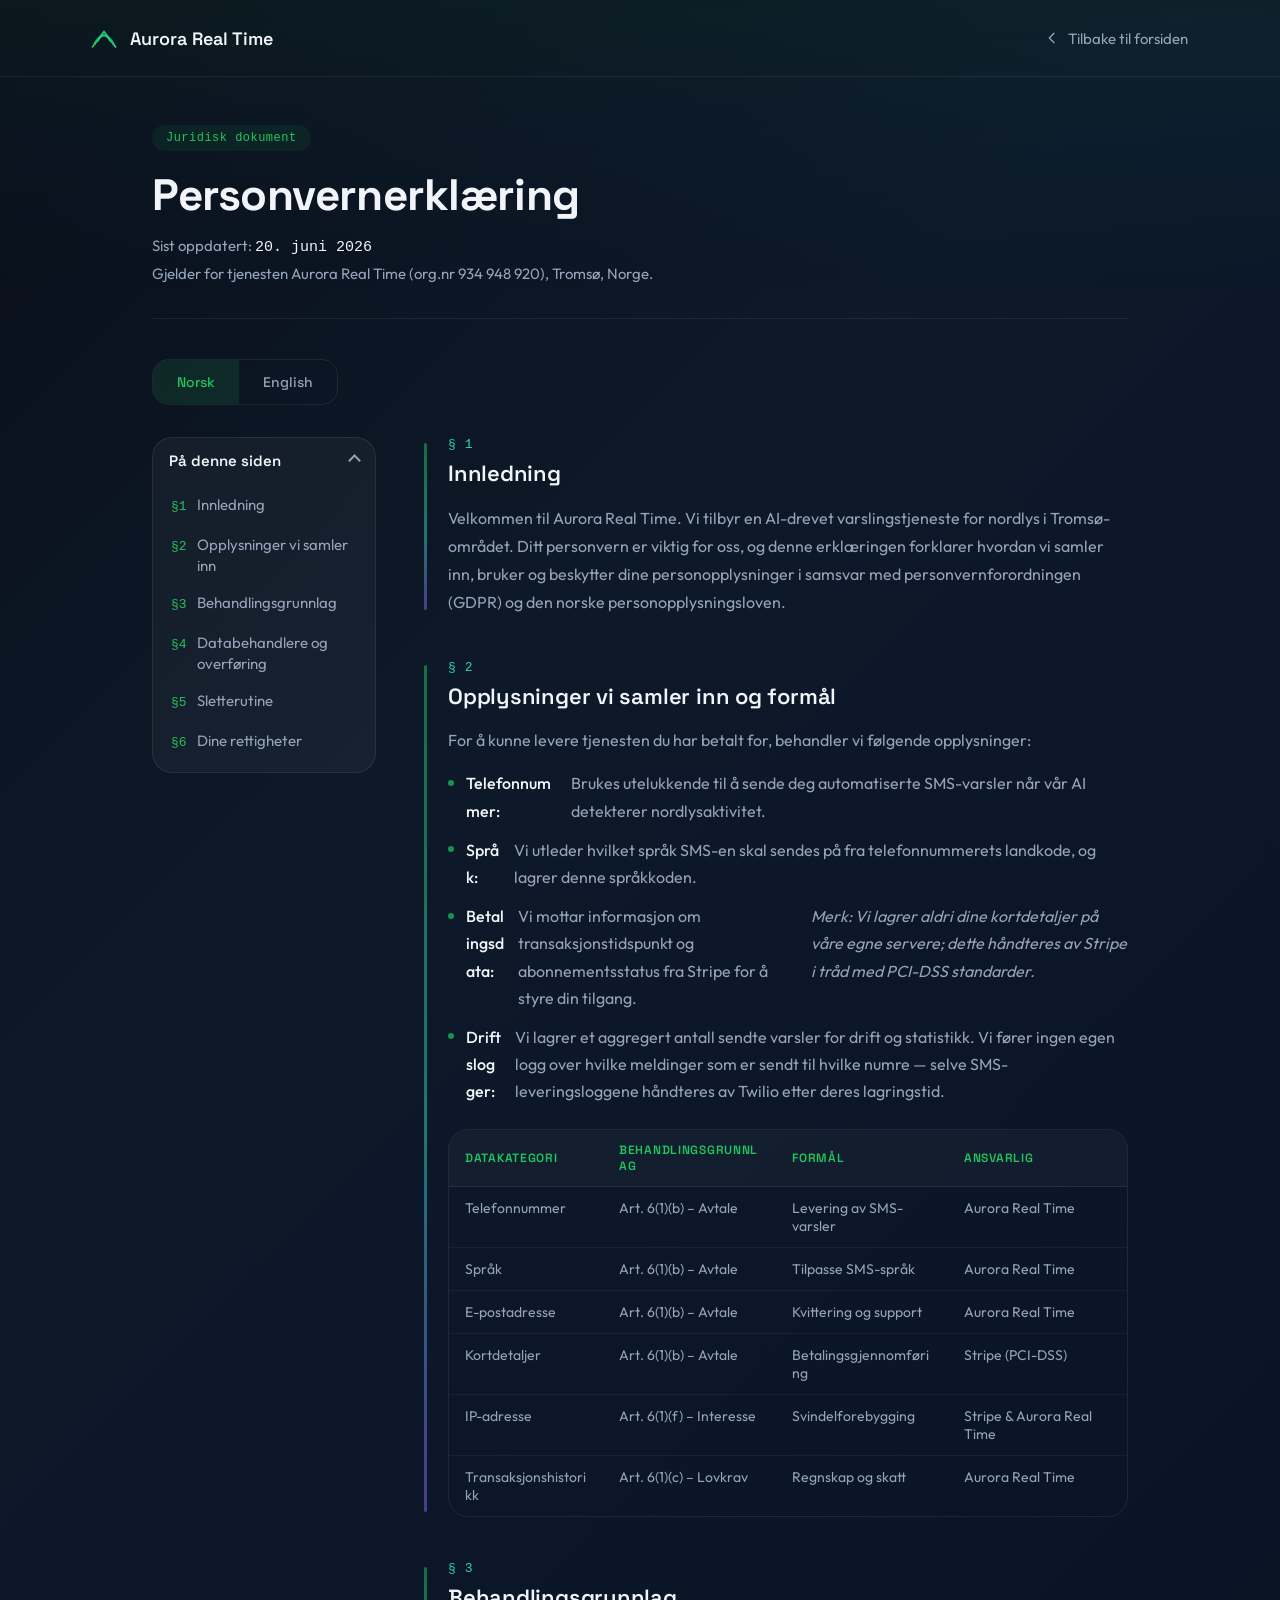
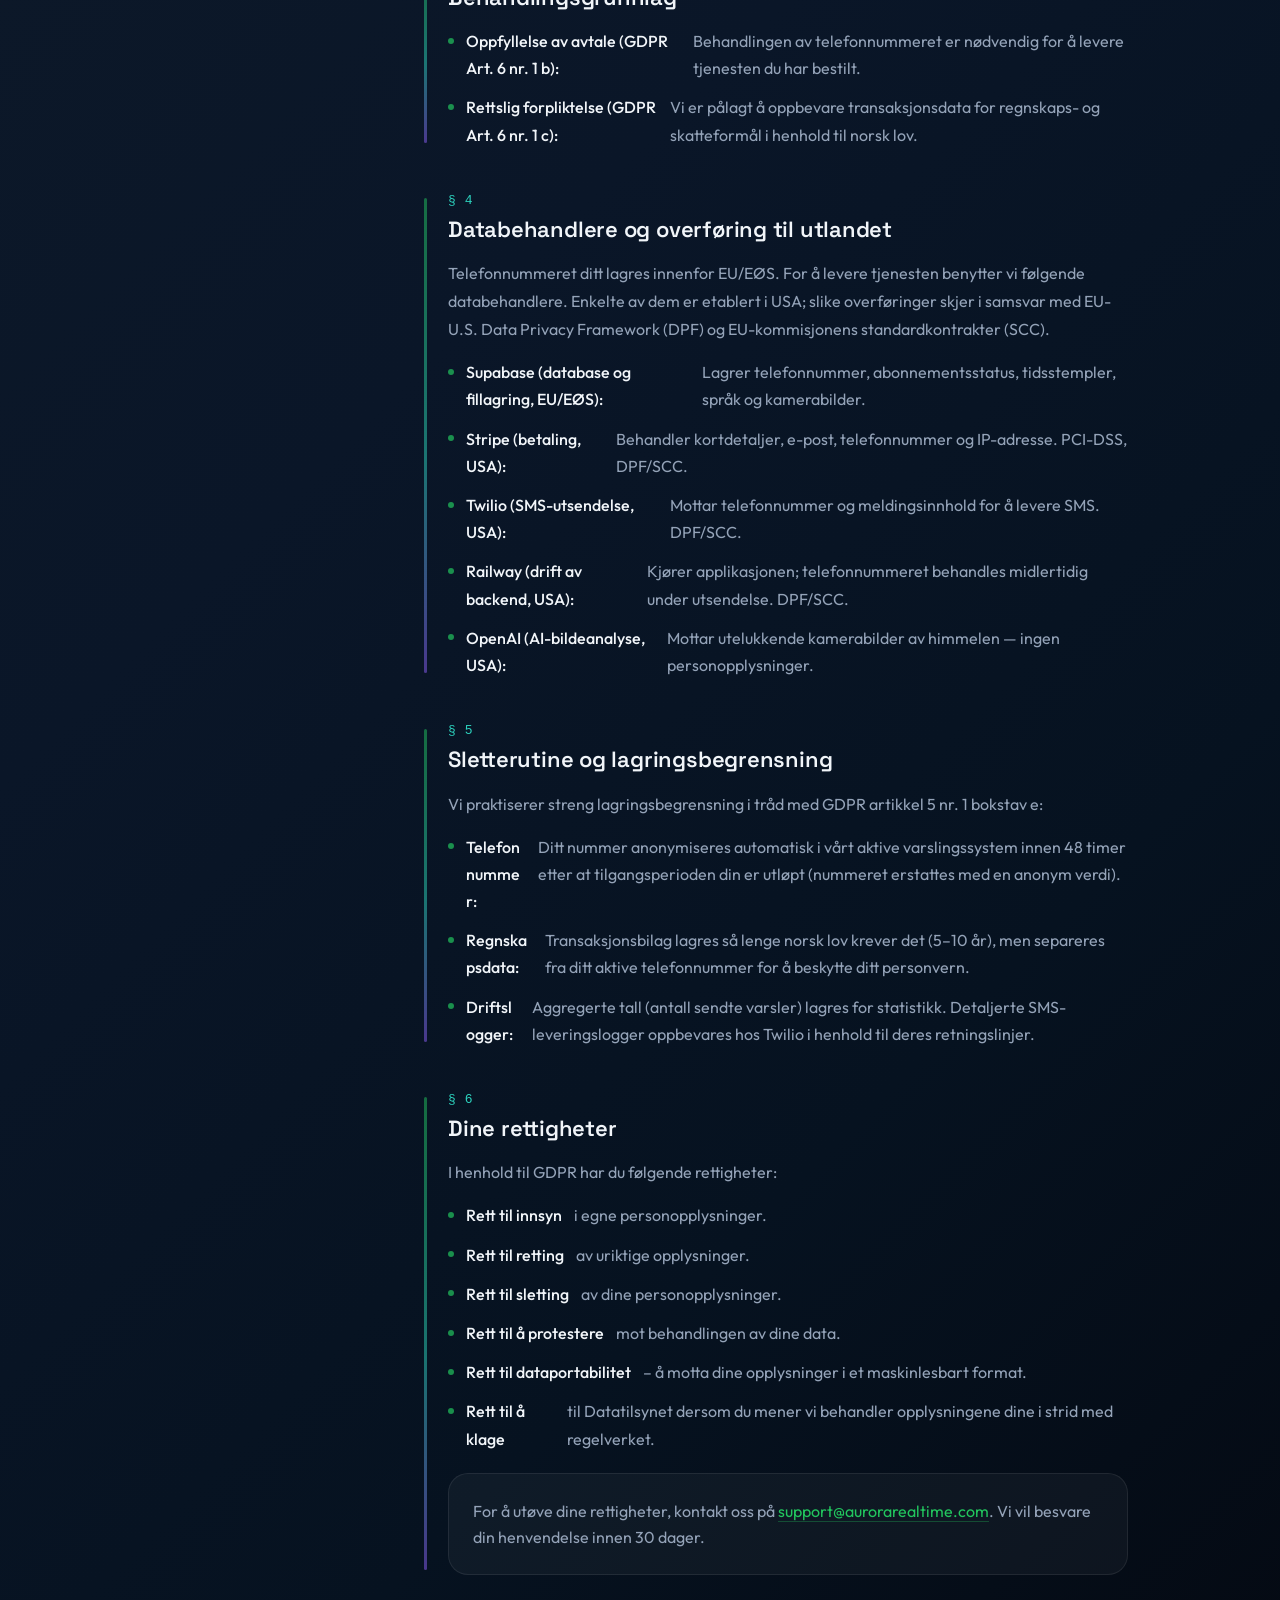
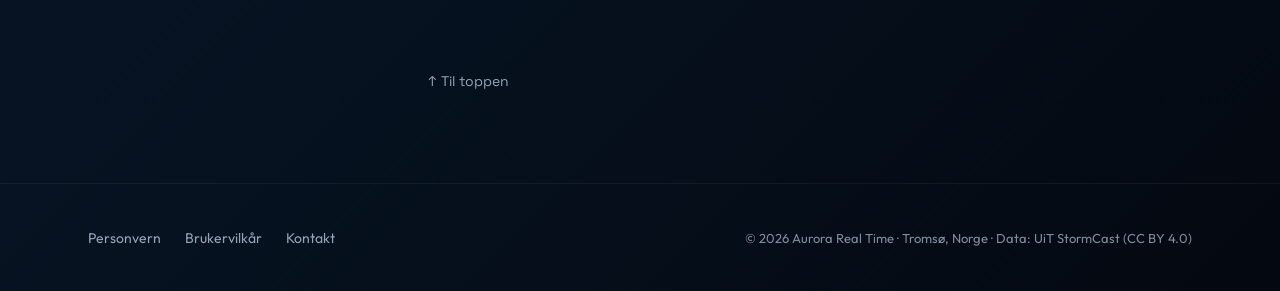
<file: privacy.html>
<!doctype html>
<html lang="no" class="h-full">
<head>
  <meta charset="UTF-8">
  <meta name="viewport" content="width=device-width, initial-scale=1.0">
  <title>Personvernerklæring / Privacy Policy | Aurora Real Time</title>
  <link rel="canonical" href="https://aurorarealtime.com/privacy.html">
  <meta name="description" content="Personvernerklæring for Aurora Real Time. Les om hvordan vi samler inn, behandler og beskytter dine personopplysninger i samsvar med GDPR.">
  <meta name="theme-color" content="#0a0f1a">

  <link rel="preconnect" href="https://fonts.googleapis.com">
  <link rel="preconnect" href="https://fonts.gstatic.com" crossorigin>
  <link href="https://fonts.googleapis.com/css2?family=Space+Grotesk:wght@400;500;600;700&family=Outfit:wght@300;400;500;600&display=swap" rel="stylesheet">
  <link rel="icon" type="image/svg+xml" href="favicon.svg">
  <link rel="stylesheet" href="styles.css">
  <meta property="og:type" content="website">
  <meta property="og:title" content="Personvernerklæring / Privacy Policy | Aurora Real Time">
  <meta property="og:description" content="Personvernerklæring for Aurora Real Time. Les om hvordan vi samler inn og beskytter dine personopplysninger (GDPR).">
  <meta property="og:url" content="https://aurorarealtime.com/privacy.html">
  <meta property="og:image" content="https://aurorarealtime.com/nordlysbilde1.jpeg">

  <style>
    html { scroll-behavior: smooth; }

    body {
      overflow-wrap: break-word;
      word-break: break-word;
      -webkit-hyphens: auto;
      hyphens: auto;
    }

    .font-heading { font-family: var(--font-heading); }

    /* Subtle aurora glow at top */
    .page-glow {
      position: fixed; top: 0; left: 0; right: 0; height: 300px;
      background: linear-gradient(180deg,
        rgba(34, 197, 94, 0.05) 0%,
        rgba(45, 212, 191, 0.025) 40%,
        transparent 100%);
      pointer-events: none; z-index: 0;
    }

    /* ---- NAV ---- */
    .nav {
      position: relative; z-index: 50; padding: 1rem 0;
      border-bottom: 1px solid var(--color-border);
    }
    .nav__inner {
      max-width: 72rem; margin: 0 auto; padding: 0 1.5rem;
      display: flex; align-items: center; justify-content: space-between;
    }
    .nav__back {
      display: inline-flex; align-items: center; gap: 0.5rem;
      min-height: 44px; padding: 0 0.25rem;
      font-size: 0.9375rem; color: var(--color-text-secondary);
      text-decoration: none; transition: color var(--transition-base);
    }
    .nav__back:hover { color: var(--color-text-primary); }

    /* ---- CONTENT SHELL ---- */
    .legal-container {
      position: relative; z-index: 10;
      max-width: 48rem; margin: 0 auto; padding: 3rem 1.5rem 5rem;
    }

    .legal-header {
      margin-bottom: 2.5rem; padding-bottom: 2rem;
      border-bottom: 1px solid var(--color-border);
    }
    .legal-header__label {
      display: inline-flex; align-items: center; gap: 0.5rem;
      padding: 0.375rem 0.875rem; border-radius: 9999px;
      font-family: var(--font-mono); font-size: 0.75rem; letter-spacing: 0.04em;
      color: var(--color-green-primary); background: rgba(34, 197, 94, 0.08);
      margin-bottom: 1.25rem;
    }
    .legal-header__title {
      font-family: var(--font-heading); font-weight: 700;
      font-size: clamp(2rem, 5vw, 2.75rem); line-height: 1.1;
      letter-spacing: -0.01em; margin-bottom: 0.875rem;
    }
    .legal-header__meta {
      font-size: 0.9375rem; color: var(--color-text-secondary); line-height: 1.7;
    }
    .legal-header__meta .mono { font-family: var(--font-mono); color: var(--color-text-primary); }

    /* Language Switcher */
    .lang-switcher {
      display: inline-flex; border-radius: var(--radius-lg); overflow: hidden;
      border: 1px solid var(--color-border); margin-bottom: 2rem;
    }
    .lang-btn {
      min-height: 44px; padding: 0.5rem 1.5rem;
      font-size: 0.875rem; font-weight: 500;
      font-family: var(--font-heading); background: transparent;
      color: var(--color-text-secondary); border: none; cursor: pointer;
      transition: all var(--transition-base);
    }
    .lang-btn:hover { color: var(--color-text-primary); background: rgba(255,255,255,0.04); }
    .lang-btn.active {
      background: rgba(34, 197, 94, 0.12); color: var(--color-green-primary);
    }

    /* ---- TABLE OF CONTENTS ---- */
    .toc {
      margin-bottom: 2rem; border: 1px solid var(--color-border);
      border-radius: var(--radius-xl); background: var(--color-bg-card); overflow: hidden;
    }
    .toc__title {
      display: flex; align-items: center; justify-content: space-between; gap: 0.5rem;
      cursor: pointer; list-style: none; min-height: 44px; padding: 0.75rem 1rem;
      font-family: var(--font-heading); font-weight: 600; font-size: 0.9375rem;
      color: var(--color-text-primary);
    }
    .toc__title::-webkit-details-marker { display: none; }
    .toc__title::after {
      content: ''; width: 9px; height: 9px; flex-shrink: 0;
      border-right: 2px solid var(--color-text-secondary);
      border-bottom: 2px solid var(--color-text-secondary);
      transform: rotate(45deg); transition: transform var(--transition-base);
    }
    .toc[open] .toc__title::after { transform: rotate(-135deg); }
    .toc__list { display: flex; flex-direction: column; padding: 0.25rem 0.5rem 0.625rem; }
    .toc__list a {
      display: flex; align-items: baseline; gap: 0.625rem;
      min-height: 40px; padding: 0.5rem 0.625rem; border-radius: var(--radius-lg);
      color: var(--color-text-secondary); text-decoration: none;
      font-size: 0.9375rem; line-height: 1.4;
      transition: background var(--transition-base), color var(--transition-base);
    }
    .toc__list a:hover { background: rgba(255,255,255,0.04); color: var(--color-text-primary); }
    .toc__num { font-family: var(--font-mono); font-size: 0.8125rem; flex-shrink: 0; color: var(--color-green-primary); }

    /* ---- SECTIONS ---- */
    .legal-section {
      position: relative; margin-bottom: 2.75rem;
      padding-left: 1.5rem; scroll-margin-top: 1.5rem;
    }
    /* Aurora-spectrum rail — the signature element */
    .legal-section::before {
      content: ''; position: absolute; left: 0; top: 0.35rem; bottom: 0.35rem;
      width: 3px; border-radius: 2px; opacity: 0.5;
      background: linear-gradient(180deg,
        var(--color-green-primary) 0%, var(--color-teal) 55%, var(--color-purple) 100%);
    }
    .legal-section__number {
      font-family: var(--font-mono); font-size: 0.8125rem; font-weight: 500;
      color: var(--color-teal); letter-spacing: 0.04em; margin-bottom: 0.5rem;
    }
    .legal-section__title {
      font-family: var(--font-heading); font-weight: 600;
      font-size: 1.375rem; margin-bottom: 1rem; line-height: 1.25; letter-spacing: -0.01em;
    }
    .legal-section p {
      color: var(--color-text-secondary); font-size: 1rem;
      line-height: 1.75; margin-bottom: 1rem;
    }
    .legal-section p:last-child { margin-bottom: 0; }

    .legal-section ul {
      list-style: none; padding: 0; margin: 0.875rem 0;
      display: flex; flex-direction: column; gap: 0.75rem;
    }
    .legal-section li {
      display: flex; align-items: flex-start; gap: 0.75rem;
      color: var(--color-text-secondary); font-size: 1rem; line-height: 1.7;
    }
    .legal-section li::before {
      content: ''; flex-shrink: 0; margin-top: 0.6rem;
      width: 6px; height: 6px; border-radius: 50%;
      background: var(--color-green-primary); opacity: 0.7;
    }

    .legal-highlight { color: var(--color-text-primary); font-weight: 500; }

    /* ---- DATA TABLE ---- */
    .data-table-wrapper {
      overflow-x: auto; margin: 1.5rem 0;
      border: 1px solid var(--color-border); border-radius: var(--radius-xl);
    }
    .data-table { width: 100%; border-collapse: collapse; font-size: 0.875rem; }
    .data-table th {
      text-align: left; padding: 0.75rem 1rem;
      font-family: var(--font-heading); font-weight: 600; font-size: 0.75rem;
      color: var(--color-green-primary); text-transform: uppercase;
      letter-spacing: 0.06em; background: rgba(255,255,255,0.03);
      border-bottom: 1px solid var(--color-border);
    }
    .data-table td {
      padding: 0.75rem 1rem; color: var(--color-text-secondary);
      border-bottom: 1px solid rgba(255,255,255,0.05); vertical-align: top;
    }
    .data-table tr:last-child td { border-bottom: none; }

    /* ---- CONTACT BOX ---- */
    .contact-box {
      background: var(--color-bg-card); border: 1px solid var(--color-border);
      border-radius: var(--radius-xl); padding: 1.5rem; margin-top: 1.25rem;
    }
    .contact-box a {
      color: var(--color-green-primary); text-decoration: none;
      border-bottom: 1px solid rgba(34,197,94,0.3);
      transition: border-color var(--transition-base);
    }
    .contact-box a:hover { border-color: var(--color-green-primary); }

    /* ---- BACK TO TOP ---- */
    .to-top {
      display: inline-flex; align-items: center; gap: 0.5rem;
      min-height: 44px; margin-top: 2.5rem; padding: 0 0.25rem;
      font-family: var(--font-heading); font-size: 0.875rem;
      color: var(--color-text-secondary); text-decoration: none;
      transition: color var(--transition-base);
    }
    .to-top:hover { color: var(--color-green-primary); }

    /* ---- FOOTER ---- */
    .footer { border-top: 1px solid rgba(255, 255, 255, 0.05); padding: 2rem 0; }
    .footer__inner {
      max-width: 72rem; margin: 0 auto; padding: 0 1.5rem;
      display: flex; flex-direction: column; gap: 1rem;
    }
    .footer__links { display: flex; flex-wrap: wrap; gap: 0.25rem 1.5rem; }
    .footer__links a {
      display: inline-flex; align-items: center; min-height: 44px;
      font-size: 0.875rem; color: var(--color-text-secondary);
      text-decoration: none; transition: color var(--transition-base);
    }
    .footer__links a:hover { color: var(--color-text-primary); }
    .footer__copy { font-size: 0.8125rem; color: var(--color-text-secondary); line-height: 1.8; opacity: 0.85; }

    @media (min-width: 768px) {
      .footer__inner { flex-direction: row; align-items: center; justify-content: space-between; }
    }

    /* ---- DESKTOP: sticky TOC sidebar ---- */
    @media (min-width: 1024px) {
      .legal-container { max-width: 64rem; }
      .legal-layout {
        display: grid; grid-template-columns: 14rem 1fr; gap: 3rem; align-items: start;
      }
      .toc {
        position: sticky; top: 1.5rem; margin-bottom: 0;
        max-height: calc(100vh - 3rem); overflow: auto;
      }
    }

    /* ---- SMALL PHONES ---- */
    @media (max-width: 480px) {
      .nav__inner { padding: 0 1rem; gap: 0.5rem; }
      .nav__brand-name { font-size: 0.9375rem; }
      .nav__back { font-size: 0.875rem; white-space: nowrap; }
      .legal-container { padding: 2rem 1rem 3rem; }
      .legal-header { margin-bottom: 2rem; padding-bottom: 1.5rem; }
      .legal-header__title { font-size: 1.75rem; }
      .lang-switcher { margin-bottom: 1.5rem; }
      .legal-section { margin-bottom: 2.25rem; padding-left: 1.125rem; }
      .legal-section__title { font-size: 1.1875rem; }
    }

    /* ---- DATA TABLE → stacked cards on small screens ---- */
    @media (max-width: 640px) {
      .data-table-wrapper { border: none; border-radius: 0; overflow: visible; }
      .data-table, .data-table tbody, .data-table tr, .data-table td { display: block; }
      .data-table thead {
        position: absolute; width: 1px; height: 1px; padding: 0; margin: -1px;
        overflow: hidden; clip: rect(0, 0, 0, 0); border: 0;
      }
      .data-table tr {
        background: var(--color-bg-card); border: 1px solid var(--color-border);
        border-radius: var(--radius-lg); padding: 1rem 1.125rem; margin-bottom: 0.875rem;
      }
      .data-table td { padding: 0.375rem 0; border-bottom: none; font-size: 0.9375rem; }
      .data-table td::before {
        content: attr(data-label); display: block; margin-bottom: 0.125rem;
        font-family: var(--font-mono); font-weight: 500; font-size: 0.6875rem;
        color: var(--color-green-primary); text-transform: uppercase; letter-spacing: 0.04em;
      }
    }

    /* Language content toggle */
    .lang-content { display: none; }
    .lang-content.active { display: block; animation: fadeIn 0.3s ease; }
    @keyframes fadeIn { from { opacity: 0; } to { opacity: 1; } }
  </style>
</head>
<body class="aurora-bg">
  <a href="#main-content" class="skip-link">Hopp til hovedinnhold</a>
  <div class="page-glow" aria-hidden="true"></div>

  <!-- NAV -->
  <nav class="nav" aria-label="Navigasjon">
    <div class="nav__inner">
      <a href="/" class="nav__brand" aria-label="Aurora Real Time – Hjem">
        <svg width="32" height="32" viewBox="0 0 40 40" fill="none" aria-hidden="true">
          <path d="M5 32 L20 12 L35 32" stroke="url(#al)" stroke-width="2" fill="none"/>
          <path d="M8 28 Q20 5 32 28" stroke="#22c55e" stroke-width="3" fill="none" opacity="0.8"/>
          <path d="M12 25 Q20 8 28 25" stroke="#2dd4bf" stroke-width="2" fill="none" opacity="0.6"/>
          <defs><linearGradient id="al" x1="0%" y1="0%" x2="100%" y2="0%">
            <stop offset="0%" stop-color="#22c55e"/><stop offset="100%" stop-color="#2dd4bf"/>
          </linearGradient></defs>
        </svg>
        <span class="nav__brand-name">Aurora Real Time</span>
      </a>
      <a href="/" class="nav__back">
        <svg width="16" height="16" fill="none" stroke="currentColor" viewBox="0 0 24 24" aria-hidden="true">
          <path stroke-linecap="round" stroke-linejoin="round" stroke-width="2" d="M15 19l-7-7 7-7"/>
        </svg>
        Tilbake til forsiden
      </a>
    </div>
  </nav>

  <!-- MAIN -->
  <main id="main-content">
    <div class="legal-container">

      <!-- Header -->
      <header class="legal-header">
        <span class="legal-header__label">Juridisk dokument</span>
        <h1 class="legal-header__title">Personvernerklæring</h1>
        <p class="legal-header__meta">
          Sist oppdatert: <span class="mono">20. juni 2026</span><br>
          Gjelder for tjenesten Aurora Real Time (org.nr 934 948 920), Tromsø, Norge.
        </p>
      </header>

      <!-- Language Switcher -->
      <div class="lang-switcher" role="tablist" aria-label="Velg språk">
        <button class="lang-btn active" role="tab" aria-selected="true" aria-controls="privacy-no" data-lang="no">Norsk</button>
        <button class="lang-btn" role="tab" aria-selected="false" aria-controls="privacy-en" data-lang="en">English</button>
      </div>

      <!-- ===================== NORSK ===================== -->
      <div id="privacy-no" class="lang-content active" role="tabpanel" lang="no">
        <div class="legal-layout">

          <details class="toc">
            <summary class="toc__title">På denne siden</summary>
            <nav class="toc__list" aria-label="Innhold">
              <a href="#pn-1"><span class="toc__num">§1</span> Innledning</a>
              <a href="#pn-2"><span class="toc__num">§2</span> Opplysninger vi samler inn</a>
              <a href="#pn-3"><span class="toc__num">§3</span> Behandlingsgrunnlag</a>
              <a href="#pn-4"><span class="toc__num">§4</span> Databehandlere og overføring</a>
              <a href="#pn-5"><span class="toc__num">§5</span> Sletterutine</a>
              <a href="#pn-6"><span class="toc__num">§6</span> Dine rettigheter</a>
            </nav>
          </details>

          <div class="legal-body">

        <div class="legal-section" id="pn-1">
          <div class="legal-section__number">§ 1</div>
          <h2 class="legal-section__title">Innledning</h2>
          <p>Velkommen til Aurora Real Time. Vi tilbyr en AI-drevet varslingstjeneste for nordlys i Tromsø-området. Ditt personvern er viktig for oss, og denne erklæringen forklarer hvordan vi samler inn, bruker og beskytter dine personopplysninger i samsvar med personvernforordningen (GDPR) og den norske personopplysningsloven.</p>
        </div>

        <div class="legal-section" id="pn-2">
          <div class="legal-section__number">§ 2</div>
          <h2 class="legal-section__title">Opplysninger vi samler inn og formål</h2>
          <p>For å kunne levere tjenesten du har betalt for, behandler vi følgende opplysninger:</p>
          <ul>
            <li><span class="legal-highlight">Telefonnummer:</span> Brukes utelukkende til å sende deg automatiserte SMS-varsler når vår AI detekterer nordlysaktivitet.</li>
            <li><span class="legal-highlight">Språk:</span> Vi utleder hvilket språk SMS-en skal sendes på fra telefonnummerets landkode, og lagrer denne språkkoden.</li>
            <li><span class="legal-highlight">Betalingsdata:</span> Vi mottar informasjon om transaksjonstidspunkt og abonnementsstatus fra Stripe for å styre din tilgang. <em>Merk: Vi lagrer aldri dine kortdetaljer på våre egne servere; dette håndteres av Stripe i tråd med PCI-DSS standarder.</em></li>
            <li><span class="legal-highlight">Driftslogger:</span> Vi lagrer et aggregert antall sendte varsler for drift og statistikk. Vi fører ingen egen logg over hvilke meldinger som er sendt til hvilke numre — selve SMS-leveringsloggene håndteres av Twilio etter deres lagringstid.</li>
          </ul>

          <div class="data-table-wrapper">
            <table class="data-table">
              <thead>
                <tr>
                  <th>Datakategori</th>
                  <th>Behandlingsgrunnlag</th>
                  <th>Formål</th>
                  <th>Ansvarlig</th>
                </tr>
              </thead>
              <tbody>
                <tr>
                  <td data-label="Kategori">Telefonnummer</td>
                  <td data-label="Grunnlag">Art. 6(1)(b) – Avtale</td>
                  <td data-label="Formål">Levering av SMS-varsler</td>
                  <td data-label="Ansvarlig">Aurora Real Time</td>
                </tr>
                <tr>
                  <td data-label="Kategori">Språk</td>
                  <td data-label="Grunnlag">Art. 6(1)(b) – Avtale</td>
                  <td data-label="Formål">Tilpasse SMS-språk</td>
                  <td data-label="Ansvarlig">Aurora Real Time</td>
                </tr>
                <tr>
                  <td data-label="Kategori">E-postadresse</td>
                  <td data-label="Grunnlag">Art. 6(1)(b) – Avtale</td>
                  <td data-label="Formål">Kvittering og support</td>
                  <td data-label="Ansvarlig">Aurora Real Time</td>
                </tr>
                <tr>
                  <td data-label="Kategori">Kortdetaljer</td>
                  <td data-label="Grunnlag">Art. 6(1)(b) – Avtale</td>
                  <td data-label="Formål">Betalingsgjennomføring</td>
                  <td data-label="Ansvarlig">Stripe (PCI-DSS)</td>
                </tr>
                <tr>
                  <td data-label="Kategori">IP-adresse</td>
                  <td data-label="Grunnlag">Art. 6(1)(f) – Interesse</td>
                  <td data-label="Formål">Svindelforebygging</td>
                  <td data-label="Ansvarlig">Stripe & Aurora Real Time</td>
                </tr>
                <tr>
                  <td data-label="Kategori">Transaksjonshistorikk</td>
                  <td data-label="Grunnlag">Art. 6(1)(c) – Lovkrav</td>
                  <td data-label="Formål">Regnskap og skatt</td>
                  <td data-label="Ansvarlig">Aurora Real Time</td>
                </tr>
              </tbody>
            </table>
          </div>
        </div>

        <div class="legal-section" id="pn-3">
          <div class="legal-section__number">§ 3</div>
          <h2 class="legal-section__title">Behandlingsgrunnlag</h2>
          <ul>
            <li><span class="legal-highlight">Oppfyllelse av avtale (GDPR Art. 6 nr. 1 b):</span> Behandlingen av telefonnummeret er nødvendig for å levere tjenesten du har bestilt.</li>
            <li><span class="legal-highlight">Rettslig forpliktelse (GDPR Art. 6 nr. 1 c):</span> Vi er pålagt å oppbevare transaksjonsdata for regnskaps- og skatteformål i henhold til norsk lov.</li>
          </ul>
        </div>

        <div class="legal-section" id="pn-4">
          <div class="legal-section__number">§ 4</div>
          <h2 class="legal-section__title">Databehandlere og overføring til utlandet</h2>
          <p>Telefonnummeret ditt lagres innenfor EU/EØS. For å levere tjenesten benytter vi følgende databehandlere. Enkelte av dem er etablert i USA; slike overføringer skjer i samsvar med EU-U.S. Data Privacy Framework (DPF) og EU-kommisjonens standardkontrakter (SCC).</p>
          <ul>
            <li><span class="legal-highlight">Supabase (database og fillagring, EU/EØS):</span> Lagrer telefonnummer, abonnementsstatus, tidsstempler, språk og kamerabilder.</li>
            <li><span class="legal-highlight">Stripe (betaling, USA):</span> Behandler kortdetaljer, e-post, telefonnummer og IP-adresse. PCI-DSS, DPF/SCC.</li>
            <li><span class="legal-highlight">Twilio (SMS-utsendelse, USA):</span> Mottar telefonnummer og meldingsinnhold for å levere SMS. DPF/SCC.</li>
            <li><span class="legal-highlight">Railway (drift av backend, USA):</span> Kjører applikasjonen; telefonnummeret behandles midlertidig under utsendelse. DPF/SCC.</li>
            <li><span class="legal-highlight">OpenAI (AI-bildeanalyse, USA):</span> Mottar utelukkende kamerabilder av himmelen — ingen personopplysninger.</li>
          </ul>
        </div>

        <div class="legal-section" id="pn-5">
          <div class="legal-section__number">§ 5</div>
          <h2 class="legal-section__title">Sletterutine og lagringsbegrensning</h2>
          <p>Vi praktiserer streng lagringsbegrensning i tråd med GDPR artikkel 5 nr. 1 bokstav e:</p>
          <ul>
            <li><span class="legal-highlight">Telefonnummer:</span> Ditt nummer anonymiseres automatisk i vårt aktive varslingssystem innen 48 timer etter at tilgangsperioden din er utløpt (nummeret erstattes med en anonym verdi).</li>
            <li><span class="legal-highlight">Regnskapsdata:</span> Transaksjonsbilag lagres så lenge norsk lov krever det (5–10 år), men separeres fra ditt aktive telefonnummer for å beskytte ditt personvern.</li>
            <li><span class="legal-highlight">Driftslogger:</span> Aggregerte tall (antall sendte varsler) lagres for statistikk. Detaljerte SMS-leveringslogger oppbevares hos Twilio i henhold til deres retningslinjer.</li>
          </ul>
        </div>

        <div class="legal-section" id="pn-6">
          <div class="legal-section__number">§ 6</div>
          <h2 class="legal-section__title">Dine rettigheter</h2>
          <p>I henhold til GDPR har du følgende rettigheter:</p>
          <ul>
            <li><span class="legal-highlight">Rett til innsyn</span> i egne personopplysninger.</li>
            <li><span class="legal-highlight">Rett til retting</span> av uriktige opplysninger.</li>
            <li><span class="legal-highlight">Rett til sletting</span> av dine personopplysninger.</li>
            <li><span class="legal-highlight">Rett til å protestere</span> mot behandlingen av dine data.</li>
            <li><span class="legal-highlight">Rett til dataportabilitet</span> – å motta dine opplysninger i et maskinlesbart format.</li>
            <li><span class="legal-highlight">Rett til å klage</span> til Datatilsynet dersom du mener vi behandler opplysningene dine i strid med regelverket.</li>
          </ul>
          <div class="contact-box">
            <p style="color:var(--color-text-secondary);font-size:1rem;line-height:1.65;margin:0">
              For å utøve dine rettigheter, kontakt oss på
              <a href="mailto:support@aurorarealtime.com">support@aurorarealtime.com</a>.
              Vi vil besvare din henvendelse innen 30 dager.
            </p>
          </div>
        </div>

        <a href="#main-content" class="to-top">↑ Til toppen</a>

          </div><!-- /.legal-body -->
        </div><!-- /.legal-layout -->
      </div>

      <!-- ===================== ENGLISH ===================== -->
      <div id="privacy-en" class="lang-content" role="tabpanel" lang="en">
        <div class="legal-layout">

          <details class="toc">
            <summary class="toc__title">On this page</summary>
            <nav class="toc__list" aria-label="Contents">
              <a href="#pe-1"><span class="toc__num">§1</span> Introduction</a>
              <a href="#pe-2"><span class="toc__num">§2</span> Data we collect</a>
              <a href="#pe-3"><span class="toc__num">§3</span> Legal basis</a>
              <a href="#pe-4"><span class="toc__num">§4</span> Data processors &amp; transfers</a>
              <a href="#pe-5"><span class="toc__num">§5</span> Data retention</a>
              <a href="#pe-6"><span class="toc__num">§6</span> Your rights</a>
            </nav>
          </details>

          <div class="legal-body">

        <div class="legal-section" id="pe-1">
          <div class="legal-section__number">§ 1</div>
          <h2 class="legal-section__title">Introduction</h2>
          <p>Welcome to Aurora Real Time. We provide AI-driven Northern Lights notification services for the Tromsø region. Your privacy is a priority for us, and this policy explains how we collect, process, and protect your personal data in accordance with the General Data Protection Regulation (GDPR) and the Norwegian Personal Data Act.</p>
        </div>

        <div class="legal-section" id="pe-2">
          <div class="legal-section__number">§ 2</div>
          <h2 class="legal-section__title">Data We Collect and Purpose</h2>
          <p>To deliver the service you have purchased, we process the following data:</p>
          <ul>
            <li><span class="legal-highlight">Phone Number:</span> This is used exclusively to send you automated SMS alerts when our AI detects Northern Lights activity.</li>
            <li><span class="legal-highlight">Language:</span> We derive the language for your SMS from the country code of your phone number and store this language code.</li>
            <li><span class="legal-highlight">Payment Metadata:</span> We collect transaction timestamps and subscription status via Stripe to manage your access pass. <em>Note: We do not store your credit card information; this is handled securely by our PCI-compliant partner, Stripe.</em></li>
            <li><span class="legal-highlight">Operational Logs:</span> We store an aggregate count of alerts sent for operations and statistics. We do not keep our own log of which messages were sent to which numbers — SMS delivery logs are handled by Twilio per their retention policy.</li>
          </ul>

          <div class="data-table-wrapper">
            <table class="data-table">
              <thead>
                <tr>
                  <th>Data Category</th>
                  <th>Legal Basis</th>
                  <th>Purpose</th>
                  <th>Responsible Party</th>
                </tr>
              </thead>
              <tbody>
                <tr>
                  <td data-label="Category">Phone number</td>
                  <td data-label="Legal basis">Art. 6(1)(b) – Contract</td>
                  <td data-label="Purpose">SMS alert delivery</td>
                  <td data-label="Responsible">Aurora Real Time</td>
                </tr>
                <tr>
                  <td data-label="Category">Language</td>
                  <td data-label="Legal basis">Art. 6(1)(b) – Contract</td>
                  <td data-label="Purpose">SMS language selection</td>
                  <td data-label="Responsible">Aurora Real Time</td>
                </tr>
                <tr>
                  <td data-label="Category">Email address</td>
                  <td data-label="Legal basis">Art. 6(1)(b) – Contract</td>
                  <td data-label="Purpose">Receipt and support</td>
                  <td data-label="Responsible">Aurora Real Time</td>
                </tr>
                <tr>
                  <td data-label="Category">Card details</td>
                  <td data-label="Legal basis">Art. 6(1)(b) – Contract</td>
                  <td data-label="Purpose">Payment processing</td>
                  <td data-label="Responsible">Stripe (PCI-DSS)</td>
                </tr>
                <tr>
                  <td data-label="Category">IP address</td>
                  <td data-label="Legal basis">Art. 6(1)(f) – Legit. interest</td>
                  <td data-label="Purpose">Fraud prevention</td>
                  <td data-label="Responsible">Stripe & Aurora Real Time</td>
                </tr>
                <tr>
                  <td data-label="Category">Transaction history</td>
                  <td data-label="Legal basis">Art. 6(1)(c) – Legal obligation</td>
                  <td data-label="Purpose">Accounting and tax</td>
                  <td data-label="Responsible">Aurora Real Time</td>
                </tr>
              </tbody>
            </table>
          </div>
        </div>

        <div class="legal-section" id="pe-3">
          <div class="legal-section__number">§ 3</div>
          <h2 class="legal-section__title">Legal Basis for Processing</h2>
          <ul>
            <li><span class="legal-highlight">Performance of a Contract (Art. 6(1)(b) GDPR):</span> We process your phone number because it is objectively necessary to fulfill our agreement to provide alerts during your stay.</li>
            <li><span class="legal-highlight">Compliance with Legal Obligations (Art. 6(1)(c) GDPR):</span> We retain transaction records as required by Norwegian accounting and tax laws.</li>
          </ul>
        </div>

        <div class="legal-section" id="pe-4">
          <div class="legal-section__number">§ 4</div>
          <h2 class="legal-section__title">Data Processors and International Transfers</h2>
          <p>Your phone number is stored within the EU/EEA. To deliver the service we rely on the data processors below. Some are based in the United States; such transfers are governed by the EU-U.S. Data Privacy Framework (DPF) and the EU Commission's Standard Contractual Clauses (SCCs).</p>
          <ul>
            <li><span class="legal-highlight">Supabase (database and file storage, EU/EEA):</span> Stores your phone number, subscription status, timestamps, language and camera images.</li>
            <li><span class="legal-highlight">Stripe (payments, USA):</span> Processes card details, email, phone number and IP address. PCI-DSS, DPF/SCC.</li>
            <li><span class="legal-highlight">Twilio (SMS delivery, USA):</span> Receives your phone number and message content to deliver SMS. DPF/SCC.</li>
            <li><span class="legal-highlight">Railway (backend hosting, USA):</span> Runs the application; your phone number is processed transiently during delivery. DPF/SCC.</li>
            <li><span class="legal-highlight">OpenAI (AI image analysis, USA):</span> Receives only camera images of the sky — no personal data.</li>
          </ul>
        </div>

        <div class="legal-section" id="pe-5">
          <div class="legal-section__number">§ 5</div>
          <h2 class="legal-section__title">Data Retention and Deletion Routine</h2>
          <p>We follow a strict "Storage Limitation" principle in accordance with GDPR Article 5(1)(e):</p>
          <ul>
            <li><span class="legal-highlight">Phone Numbers:</span> Your phone number is automatically anonymised in our active alerting system within 48 hours after your access pass expires (the number is replaced with an anonymous value).</li>
            <li><span class="legal-highlight">Payment Records:</span> Financial records are kept for the duration required by Norwegian law (5–10 years) but are stored separately from your active notification profile.</li>
            <li><span class="legal-highlight">Operational Logs:</span> Aggregate figures (number of alerts sent) are retained for statistics. Detailed SMS delivery logs are held by Twilio in accordance with their policies.</li>
          </ul>
        </div>

        <div class="legal-section" id="pe-6">
          <div class="legal-section__number">§ 6</div>
          <h2 class="legal-section__title">Your Rights</h2>
          <p>Under the GDPR, you have the following rights:</p>
          <ul>
            <li><span class="legal-highlight">Right of access</span> to your personal data.</li>
            <li><span class="legal-highlight">Right to rectification</span> of inaccurate data.</li>
            <li><span class="legal-highlight">Right to erasure</span> of your personal data.</li>
            <li><span class="legal-highlight">Right to object</span> to the processing of your data.</li>
            <li><span class="legal-highlight">Right to data portability</span> — to receive your data in a machine-readable format.</li>
            <li><span class="legal-highlight">Right to lodge a complaint</span> with the Norwegian Data Protection Authority (Datatilsynet) if you believe your data is being processed unlawfully.</li>
          </ul>
          <div class="contact-box">
            <p style="color:var(--color-text-secondary);font-size:1rem;line-height:1.65;margin:0">
              To exercise your rights, please contact us at
              <a href="mailto:support@aurorarealtime.com">support@aurorarealtime.com</a>.
              We will respond to your request within 30 days.
            </p>
          </div>
        </div>

        <a href="#main-content" class="to-top">↑ Back to top</a>

          </div><!-- /.legal-body -->
        </div><!-- /.legal-layout -->
      </div>
    </div>
  </main>

  <!-- FOOTER -->
  <footer class="footer">
    <div class="footer__inner">
      <nav class="footer__links" aria-label="Bunntekst-navigasjon">
        <a href="privacy.html">Personvern</a>
        <a href="terms.html">Brukervilkår</a>
        <a href="mailto:support@aurorarealtime.com">Kontakt</a>
      </nav>
      <div class="footer__copy">
        <p>© 2026 Aurora Real Time · Tromsø, Norge · Data: UiT StormCast (CC BY 4.0)</p>
      </div>
    </div>
  </footer>

  <script>
    // Language switcher
    document.querySelectorAll('.lang-btn').forEach(btn => {
      btn.addEventListener('click', () => {
        const lang = btn.dataset.lang;

        // Update tabs
        document.querySelectorAll('.lang-btn').forEach(b => {
          b.classList.remove('active');
          b.setAttribute('aria-selected', 'false');
        });
        btn.classList.add('active');
        btn.setAttribute('aria-selected', 'true');

        // Update content
        document.querySelectorAll('.lang-content').forEach(c => c.classList.remove('active'));
        document.getElementById(lang === 'no' ? 'privacy-no' : 'privacy-en').classList.add('active');

        // Update html lang
        document.documentElement.lang = lang;
      });
    });

    // Table of contents: open by default on wide screens, collapsible on mobile
    const wide = window.matchMedia('(min-width: 1024px)');
    function syncTocOpen() {
      document.querySelectorAll('.toc').forEach(d => { d.open = wide.matches; });
    }
    syncTocOpen();
    wide.addEventListener('change', syncTocOpen);
  </script>
</body>
</html>
</file>
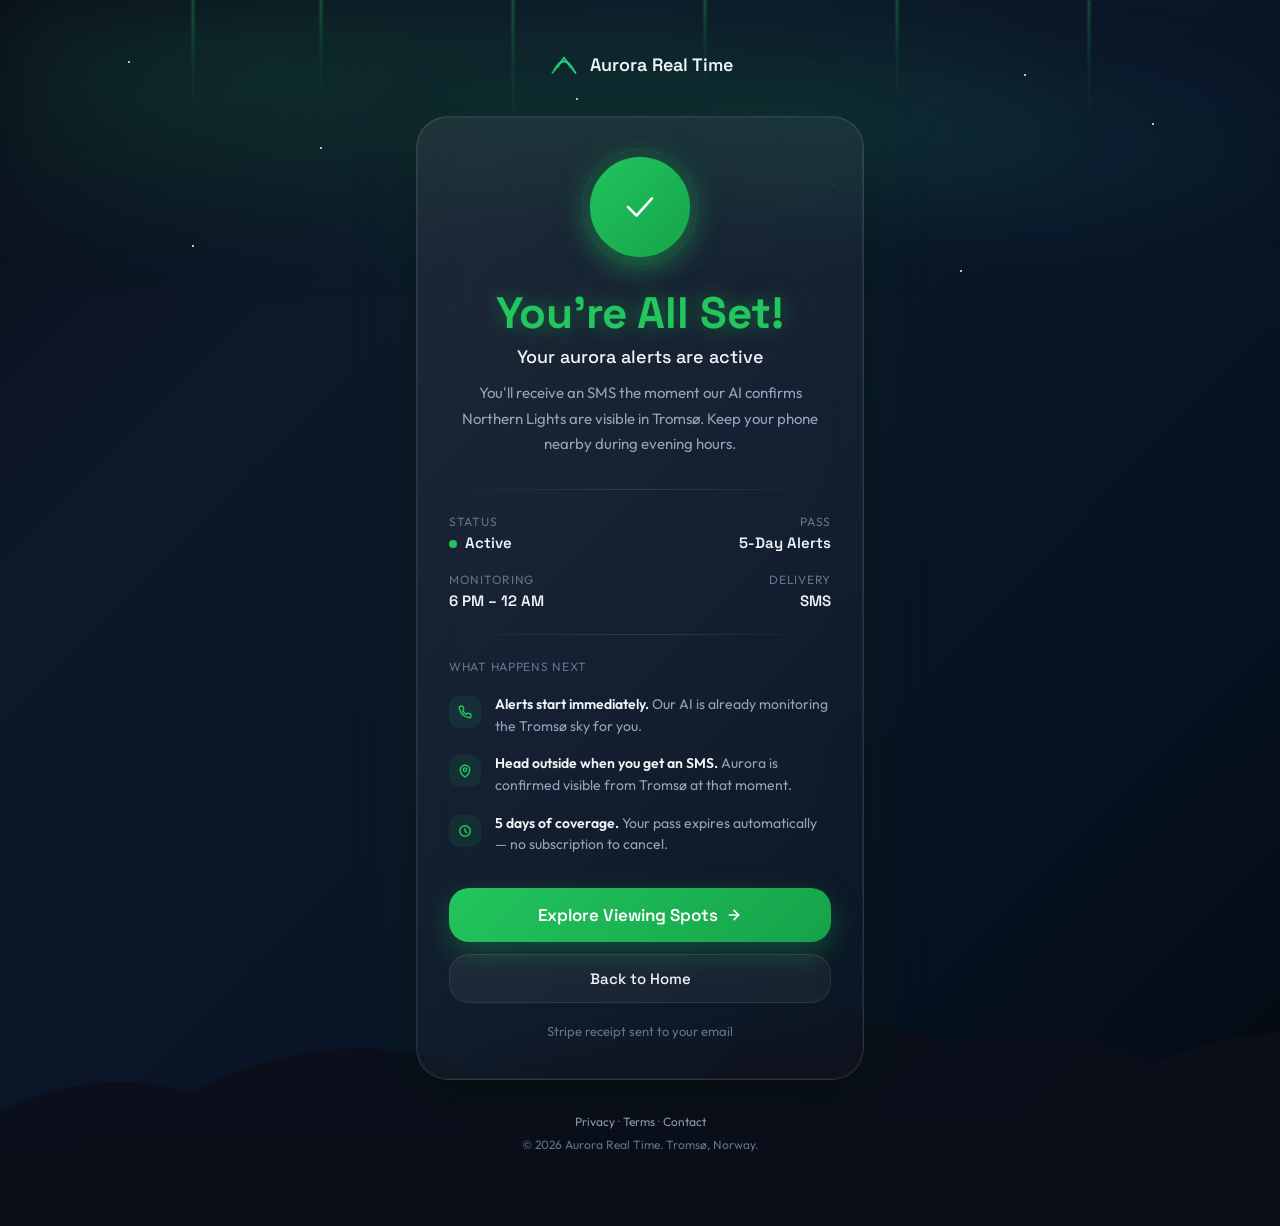
<file: Success.html>
<!doctype html>
<html lang="en" class="h-full">
<head>
  <meta charset="UTF-8">
  <meta name="viewport" content="width=device-width, initial-scale=1.0">
  <title>Payment Confirmed — Aurora Real Time</title>
  <meta name="description" content="Your Aurora Real Time alerts are now active. You'll receive SMS notifications when Northern Lights are visible in Tromsø.">
  <meta name="theme-color" content="#0a0f1a">
  <meta name="robots" content="noindex">

  <link rel="preconnect" href="https://fonts.googleapis.com">
  <link rel="preconnect" href="https://fonts.gstatic.com" crossorigin>
  <link href="https://fonts.googleapis.com/css2?family=Space+Grotesk:wght@400;500;600;700&family=Outfit:wght@300;400;500;600&display=swap" rel="stylesheet">
  <link rel="icon" type="image/svg+xml" href="favicon.svg">
  <link rel="stylesheet" href="styles.css">
  <meta property="og:type" content="website">
  <meta property="og:title" content="Payment Confirmed — Aurora Real Time">
  <meta property="og:description" content="Your Aurora Real Time alerts are now active. You'll receive SMS notifications when Northern Lights are visible in Tromsø.">
  <meta property="og:url" content="https://aurorarealtime.com/success.html">
  <meta property="og:image" content="https://aurorarealtime.com/nordlysbilde1.jpeg">

  <style>
    /* ========================================
       BACKGROUND & ATMOSPHERE
       ======================================== */
    .aurora-glow {
      position: absolute;
      top: 0;
      left: 0;
      right: 0;
      height: 60%;
      background:
        radial-gradient(ellipse 80% 50% at 20% 10%, rgba(34, 197, 94, 0.15) 0%, transparent 50%),
        radial-gradient(ellipse 60% 40% at 60% 15%, rgba(34, 197, 94, 0.12) 0%, transparent 45%),
        radial-gradient(ellipse 70% 35% at 80% 20%, rgba(45, 212, 191, 0.08) 0%, transparent 40%);
      filter: blur(40px);
      animation: aurora-pulse 8s ease-in-out infinite;
      pointer-events: none;
    }

    @keyframes aurora-pulse {
      0%, 100% { opacity: 0.8; transform: translateY(0) scale(1); }
      50% { opacity: 1; transform: translateY(-10px) scale(1.02); }
    }

    .aurora-streaks {
      position: absolute;
      top: 0;
      left: 0;
      right: 0;
      height: 50%;
      overflow: hidden;
      pointer-events: none;
    }

    .streak {
      position: absolute;
      width: 2px;
      background: linear-gradient(180deg,
        rgba(34, 197, 94, 0.5) 0%,
        rgba(34, 197, 94, 0.15) 50%,
        transparent 100%
      );
      filter: blur(1px);
      animation: streak-fall 4s ease-in-out infinite;
    }

    @keyframes streak-fall {
      0% { transform: translateY(-100%) scaleY(0.5); opacity: 0; }
      20% { opacity: 1; }
      80% { opacity: 1; }
      100% { transform: translateY(200%) scaleY(1.5); opacity: 0; }
    }

    .stars { position: absolute; }

    .mountains {
      position: absolute;
      bottom: 0;
      left: 0;
      right: 0;
      height: 25%;
      pointer-events: none;
    }

    /* ========================================
       GLASS CARD
       ======================================== */
    .glass-card {
      background: linear-gradient(135deg,
        rgba(255, 255, 255, 0.07) 0%,
        rgba(255, 255, 255, 0.02) 100%
      );
      backdrop-filter: blur(20px);
      -webkit-backdrop-filter: blur(20px);
      border: 1px solid rgba(255, 255, 255, 0.1);
      border-radius: var(--radius-3xl);
      box-shadow:
        0 25px 50px -12px rgba(0, 0, 0, 0.5),
        0 0 0 1px rgba(255, 255, 255, 0.05) inset,
        0 0 80px rgba(34, 197, 94, 0.08);
    }

    /* ========================================
       CHECKMARK
       ======================================== */
    .checkmark-container {
      position: relative;
      width: 100px;
      height: 100px;
    }

    .checkmark-glow {
      position: absolute;
      inset: -20px;
      border-radius: 50%;
      background: radial-gradient(circle, rgba(34, 197, 94, 0.3) 0%, transparent 70%);
      filter: blur(15px);
      animation: glow-pulse 2s ease-in-out infinite;
    }

    @keyframes glow-pulse {
      0%, 100% { opacity: 0.5; transform: scale(1); }
      50% { opacity: 1; transform: scale(1.1); }
    }

    .checkmark-ring {
      position: absolute;
      inset: 0;
      border-radius: 50%;
      border: 2px solid rgba(34, 197, 94, 0.25);
      animation: ring-pulse 2s ease-in-out infinite;
    }

    .checkmark-ring-outer {
      position: absolute;
      inset: -8px;
      border-radius: 50%;
      border: 1px solid rgba(34, 197, 94, 0.12);
      animation: ring-pulse 2s ease-in-out infinite 0.3s;
    }

    @keyframes ring-pulse {
      0%, 100% { transform: scale(1); opacity: 1; }
      50% { transform: scale(1.05); opacity: 0.6; }
    }

    .checkmark-icon {
      position: absolute;
      inset: 0;
      display: flex;
      align-items: center;
      justify-content: center;
      background: linear-gradient(135deg, var(--color-green-primary) 0%, var(--color-green-dark) 100%);
      border-radius: 50%;
      box-shadow:
        0 10px 30px rgba(34, 197, 94, 0.4),
        0 0 20px rgba(34, 197, 94, 0.15) inset;
    }

    .checkmark-svg {
      width: 48px;
      height: 48px;
      stroke: white;
      stroke-width: 3;
      fill: none;
      stroke-linecap: round;
      stroke-linejoin: round;
    }

    .checkmark-path {
      stroke-dasharray: 60;
      stroke-dashoffset: 60;
      animation: checkmark-draw 0.8s ease-out 0.5s forwards;
    }

    @keyframes checkmark-draw {
      to { stroke-dashoffset: 0; }
    }

    /* ========================================
       TYPOGRAPHY & COMPONENTS
       ======================================== */
    .success-title {
      font-family: var(--font-heading);
      font-weight: 700;
      font-size: clamp(2rem, 6vw, 2.75rem);
      color: var(--color-green-primary);
      text-shadow:
        0 0 20px rgba(34, 197, 94, 0.4),
        0 0 40px rgba(34, 197, 94, 0.2);
      line-height: 1.1;
    }

    .success-subtitle {
      font-family: var(--font-heading);
      font-weight: 500;
      font-size: 1.125rem;
      color: var(--color-text-primary);
    }

    .success-desc {
      color: var(--color-text-secondary);
      font-size: 0.9375rem;
      line-height: 1.7;
    }

    .divider {
      height: 1px;
      background: linear-gradient(90deg, transparent, rgba(255, 255, 255, 0.12), transparent);
    }

    .detail-grid {
      display: grid;
      grid-template-columns: 1fr 1fr;
      gap: 1.25rem;
    }

    .detail-label {
      font-size: 0.75rem;
      text-transform: uppercase;
      letter-spacing: 0.06em;
      color: var(--color-text-muted);
      margin-bottom: 0.25rem;
    }

    .detail-value {
      font-family: var(--font-heading);
      font-weight: 600;
      font-size: 0.9375rem;
      color: var(--color-text-primary);
    }

    .status-dot {
      display: inline-block;
      width: 0.5rem;
      height: 0.5rem;
      background: var(--color-green-primary);
      border-radius: 50%;
      animation: glow-pulse 2s ease-in-out infinite;
      margin-right: 0.5rem;
      vertical-align: middle;
    }

    /* ========================================
       WHAT HAPPENS NEXT
       ======================================== */
    .next-steps {
      display: flex;
      flex-direction: column;
      gap: 1rem;
      text-align: left;
    }

    .next-step {
      display: flex;
      align-items: flex-start;
      gap: 0.875rem;
    }

    .next-step__icon {
      flex-shrink: 0;
      width: 2rem;
      height: 2rem;
      border-radius: 0.625rem;
      background: rgba(34, 197, 94, 0.1);
      display: flex;
      align-items: center;
      justify-content: center;
      margin-top: 0.125rem;
    }

    .next-step__text {
      font-size: 0.875rem;
      color: var(--color-text-secondary);
      line-height: 1.55;
    }

    .next-step__text strong {
      color: var(--color-text-primary);
      font-weight: 600;
    }

    /* ========================================
       CTA BUTTON
       ======================================== */
    .btn-cta {
      display: inline-flex;
      align-items: center;
      justify-content: center;
      gap: 0.5rem;
      width: 100%;
      padding: 1rem;
      border-radius: var(--radius-xl);
      background: linear-gradient(135deg, var(--color-green-primary) 0%, var(--color-green-dark) 100%);
      color: #fff;
      font-family: var(--font-heading);
      font-weight: 600;
      font-size: 1.0625rem;
      text-decoration: none;
      border: none;
      cursor: pointer;
      box-shadow: 0 10px 30px rgba(34, 197, 94, 0.3);
      transition: all var(--transition-smooth);
    }

    .btn-cta:hover {
      transform: translateY(-2px);
      box-shadow:
        0 15px 40px rgba(34, 197, 94, 0.4),
        0 0 30px rgba(34, 197, 94, 0.2);
    }

    .btn-cta:active {
      transform: translateY(0);
    }

    .btn-secondary {
      display: inline-flex;
      align-items: center;
      justify-content: center;
      gap: 0.5rem;
      width: 100%;
      padding: 0.875rem;
      border-radius: var(--radius-xl);
      background: rgba(255, 255, 255, 0.05);
      border: 1px solid var(--color-border);
      color: var(--color-text-primary);
      font-family: var(--font-heading);
      font-weight: 500;
      font-size: 0.9375rem;
      text-decoration: none;
      cursor: pointer;
      transition: all var(--transition-smooth);
    }

    .btn-secondary:hover {
      background: rgba(255, 255, 255, 0.08);
      border-color: var(--color-border-hover);
    }

    /* ========================================
       FOOTER
       ======================================== */
    .footer {
      font-size: 0.75rem;
      color: var(--color-text-muted);
      line-height: 1.6;
    }

    .footer a {
      color: var(--color-text-secondary);
      text-decoration: none;
      transition: color 200ms ease;
    }

    .footer a:hover {
      color: var(--color-text-primary);
    }

    /* ========================================
       ANIMATIONS
       ======================================== */
    @keyframes fade-up {
      from { opacity: 0; transform: translateY(20px); }
      to { opacity: 1; transform: translateY(0); }
    }

    .fade-up {
      animation: fade-up 0.7s ease-out forwards;
    }

    .fade-up-d1 { opacity: 0; animation: fade-up 0.7s ease-out 0.15s forwards; }
    .fade-up-d2 { opacity: 0; animation: fade-up 0.7s ease-out 0.3s forwards; }
    .fade-up-d3 { opacity: 0; animation: fade-up 0.7s ease-out 0.45s forwards; }
    .fade-up-d4 { opacity: 0; animation: fade-up 0.7s ease-out 0.6s forwards; }
    .fade-up-d5 { opacity: 0; animation: fade-up 0.7s ease-out 0.75s forwards; }
  </style>
</head>
<body class="aurora-bg" style="min-height:100%">

  <div style="position:relative;min-height:100vh;overflow:hidden;display:flex;flex-direction:column">

    <!-- Atmosphere -->
    <div class="stars" aria-hidden="true">
      <div class="star" style="top:5%;left:10%;animation-delay:0s"></div>
      <div class="star" style="top:12%;left:25%;animation-delay:0.5s"></div>
      <div class="star" style="top:8%;left:45%;animation-delay:1s"></div>
      <div class="star" style="top:15%;left:65%;animation-delay:1.5s"></div>
      <div class="star" style="top:6%;left:80%;animation-delay:2s"></div>
      <div class="star" style="top:20%;left:15%;animation-delay:0.3s"></div>
      <div class="star" style="top:18%;left:55%;animation-delay:0.8s"></div>
      <div class="star" style="top:10%;left:90%;animation-delay:1.3s"></div>
      <div class="star" style="top:25%;left:35%;animation-delay:1.8s"></div>
      <div class="star" style="top:22%;left:75%;animation-delay:2.3s"></div>
    </div>

    <div class="aurora-glow" aria-hidden="true"></div>

    <div class="aurora-streaks" aria-hidden="true">
      <div class="streak" style="left:15%;height:120px;animation-delay:0s"></div>
      <div class="streak" style="left:25%;height:100px;animation-delay:0.5s"></div>
      <div class="streak" style="left:40%;height:140px;animation-delay:1s"></div>
      <div class="streak" style="left:55%;height:90px;animation-delay:1.5s"></div>
      <div class="streak" style="left:70%;height:110px;animation-delay:2s"></div>
      <div class="streak" style="left:85%;height:130px;animation-delay:2.5s"></div>
    </div>

    <div class="mountains" aria-hidden="true">
      <svg viewBox="0 0 1440 320" preserveAspectRatio="none" style="position:absolute;bottom:0;left:0;right:0;height:100%">
        <path fill="#0a0f1a" fill-opacity="0.9" d="M0,320 L0,200 Q100,150 200,180 Q350,100 500,160 Q600,120 720,140 Q850,80 1000,130 Q1100,100 1200,150 Q1350,90 1440,140 L1440,320 Z"/>
        <path fill="#0a0f1a" d="M0,320 L0,240 Q200,210 400,230 Q600,200 800,220 Q1000,195 1200,215 Q1350,205 1440,220 L1440,320 Z"/>
      </svg>
    </div>

    <!-- Main content -->
    <main style="position:relative;z-index:10;flex:1;display:flex;align-items:center;justify-content:center;padding:3rem 1.5rem">
      <div style="width:100%;max-width:28rem">

        <!-- Logo -->
        <div style="text-align:center;margin-bottom:2rem" class="fade-up">
          <a href="index.html" class="nav__brand" style="display:inline-flex">
            <svg width="32" height="32" viewBox="0 0 40 40" fill="none" aria-hidden="true">
              <path d="M5 32 L20 12 L35 32" stroke="url(#s-line)" stroke-width="2" fill="none"/>
              <path d="M8 28 Q20 5 32 28" stroke="#22c55e" stroke-width="3" fill="none" opacity="0.8"/>
              <path d="M12 25 Q20 8 28 25" stroke="#2dd4bf" stroke-width="2" fill="none" opacity="0.6"/>
              <defs>
                <linearGradient id="s-line" x1="0%" y1="0%" x2="100%" y2="0%">
                  <stop offset="0%" stop-color="#22c55e"/>
                  <stop offset="100%" stop-color="#2dd4bf"/>
                </linearGradient>
              </defs>
            </svg>
            <span class="nav__brand-name">Aurora Real Time</span>
          </a>
        </div>

        <!-- Card -->
        <article class="glass-card" style="padding:2.5rem 2rem;text-align:center">

          <!-- Checkmark -->
          <div style="display:flex;justify-content:center;margin-bottom:2rem" class="fade-up-d1">
            <div class="checkmark-container">
              <div class="checkmark-glow"></div>
              <div class="checkmark-ring-outer"></div>
              <div class="checkmark-ring"></div>
              <div class="checkmark-icon">
                <svg class="checkmark-svg" viewBox="0 0 56 56" aria-hidden="true">
                  <path class="checkmark-path" d="M14 28 L24 38 L42 18"/>
                </svg>
              </div>
            </div>
          </div>

          <!-- Title -->
          <h1 class="success-title fade-up-d2" style="margin-bottom:0.5rem">You're All Set!</h1>
          <p class="success-subtitle fade-up-d2" style="margin-bottom:0.75rem">Your aurora alerts are active</p>
          <p class="success-desc fade-up-d2" style="margin-bottom:2rem">
            You'll receive an SMS the moment our AI confirms Northern Lights are visible in Tromsø. Keep your phone nearby during evening hours.
          </p>

          <!-- Divider -->
          <div class="divider fade-up-d3" style="margin-bottom:1.5rem" aria-hidden="true"></div>

          <!-- Details -->
          <div class="detail-grid fade-up-d3" style="margin-bottom:1.5rem">
            <div style="text-align:left">
              <p class="detail-label">Status</p>
              <p class="detail-value"><span class="status-dot"></span>Active</p>
            </div>
            <div style="text-align:right">
              <p class="detail-label">Pass</p>
              <p class="detail-value">5-Day Alerts</p>
            </div>
            <div style="text-align:left">
              <p class="detail-label">Monitoring</p>
              <p class="detail-value">6 PM – 12 AM</p>
            </div>
            <div style="text-align:right">
              <p class="detail-label">Delivery</p>
              <p class="detail-value">SMS</p>
            </div>
          </div>

          <!-- Divider -->
          <div class="divider fade-up-d3" style="margin-bottom:1.5rem" aria-hidden="true"></div>

          <!-- What happens next -->
          <div class="next-steps fade-up-d4" style="margin-bottom:2rem">
            <p class="detail-label" style="text-align:left;margin-bottom:0.25rem">What happens next</p>

            <div class="next-step">
              <div class="next-step__icon">
                <svg width="14" height="14" fill="none" stroke="#22c55e" viewBox="0 0 24 24" stroke-width="2.5" stroke-linecap="round"><path d="M22 16.92v3a2 2 0 01-2.18 2 19.79 19.79 0 01-8.63-3.07 19.5 19.5 0 01-6-6A19.79 19.79 0 012.12 4.18 2 2 0 014.11 2h3a2 2 0 012 1.72c.127.96.361 1.903.7 2.81a2 2 0 01-.45 2.11L8.09 9.91a16 16 0 006 6l1.27-1.27a2 2 0 012.11-.45c.907.339 1.85.573 2.81.7A2 2 0 0122 16.92z"/></svg>
              </div>
              <p class="next-step__text"><strong>Alerts start immediately.</strong> Our AI is already monitoring the Tromsø sky for you.</p>
            </div>

            <div class="next-step">
              <div class="next-step__icon">
                <svg width="14" height="14" fill="none" stroke="#22c55e" viewBox="0 0 24 24" stroke-width="2.5" stroke-linecap="round"><path d="M12 22s-8-4.5-8-11.8A8 8 0 0112 2a8 8 0 018 8.2c0 7.3-8 11.8-8 11.8z"/><circle cx="12" cy="10" r="3"/></svg>
              </div>
              <p class="next-step__text"><strong>Head outside when you get an SMS.</strong> Aurora is confirmed visible from Tromsø at that moment.</p>
            </div>

            <div class="next-step">
              <div class="next-step__icon">
                <svg width="14" height="14" fill="none" stroke="#22c55e" viewBox="0 0 24 24" stroke-width="2.5" stroke-linecap="round"><path d="M12 8v4l3 3m6-3a9 9 0 11-18 0 9 9 0 0118 0z"/></svg>
              </div>
              <p class="next-step__text"><strong>5 days of coverage.</strong> Your pass expires automatically — no subscription to cancel.</p>
            </div>
          </div>

          <!-- Buttons -->
          <div class="fade-up-d5" style="display:flex;flex-direction:column;gap:0.75rem">
            <a href="map.html" class="btn-cta">
              Explore Viewing Spots
              <svg width="16" height="16" viewBox="0 0 24 24" fill="none" stroke="currentColor" stroke-width="2.5" stroke-linecap="round" stroke-linejoin="round"><path d="M5 12h14"/><path d="m12 5 7 7-7 7"/></svg>
            </a>
            <a href="index.html" class="btn-secondary">Back to Home</a>
          </div>

          <p style="margin-top:1.25rem;font-size:0.8125rem;color:var(--color-text-muted)">
            Stripe receipt sent to your email
          </p>
        </article>

        <!-- Footer -->
        <footer class="footer" style="text-align:center;margin-top:2rem;padding-bottom:1.5rem">
          <p style="margin-bottom:0.25rem">
            <a href="privacy.html">Privacy</a> · <a href="terms.html">Terms</a> · <a href="contact.html">Contact</a>
          </p>
          <p>© 2026 Aurora Real Time. Tromsø, Norway.</p>
        </footer>

      </div>
    </main>
  </div>

</body>
</html>
</file>
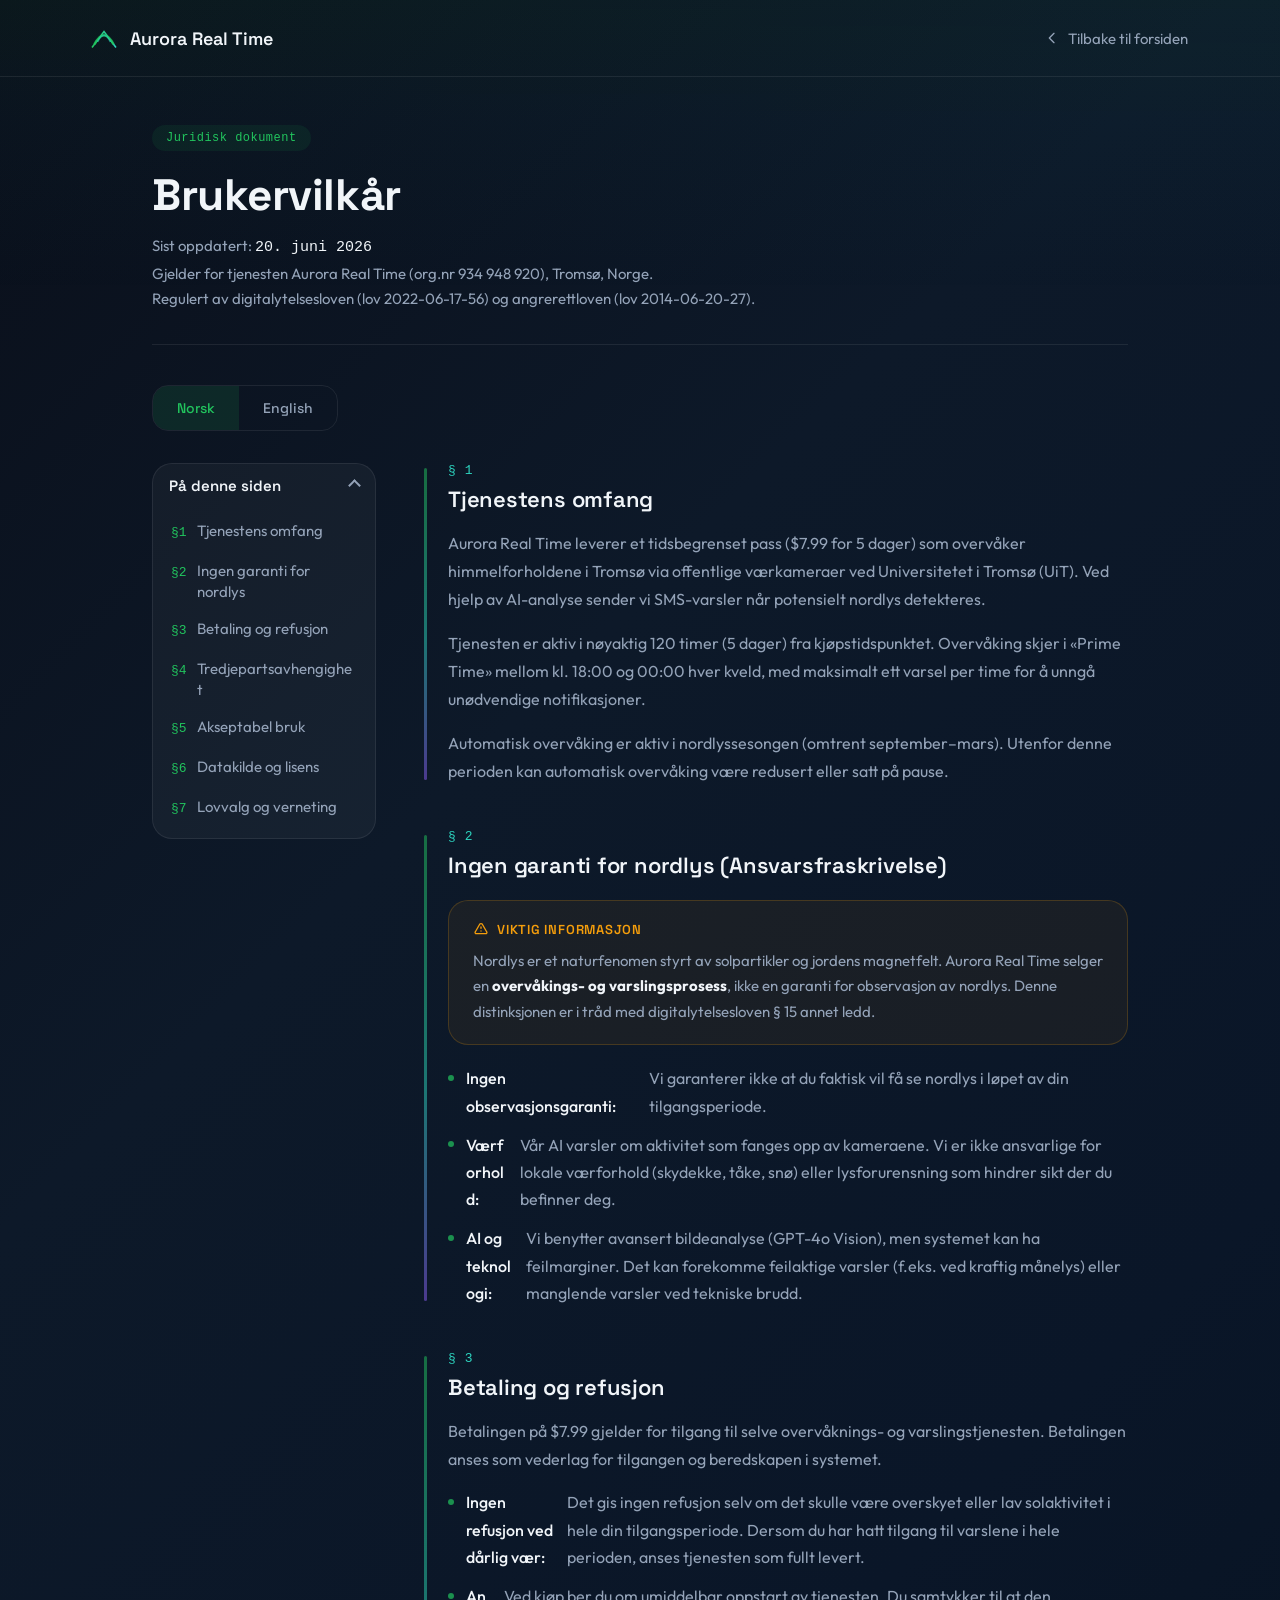
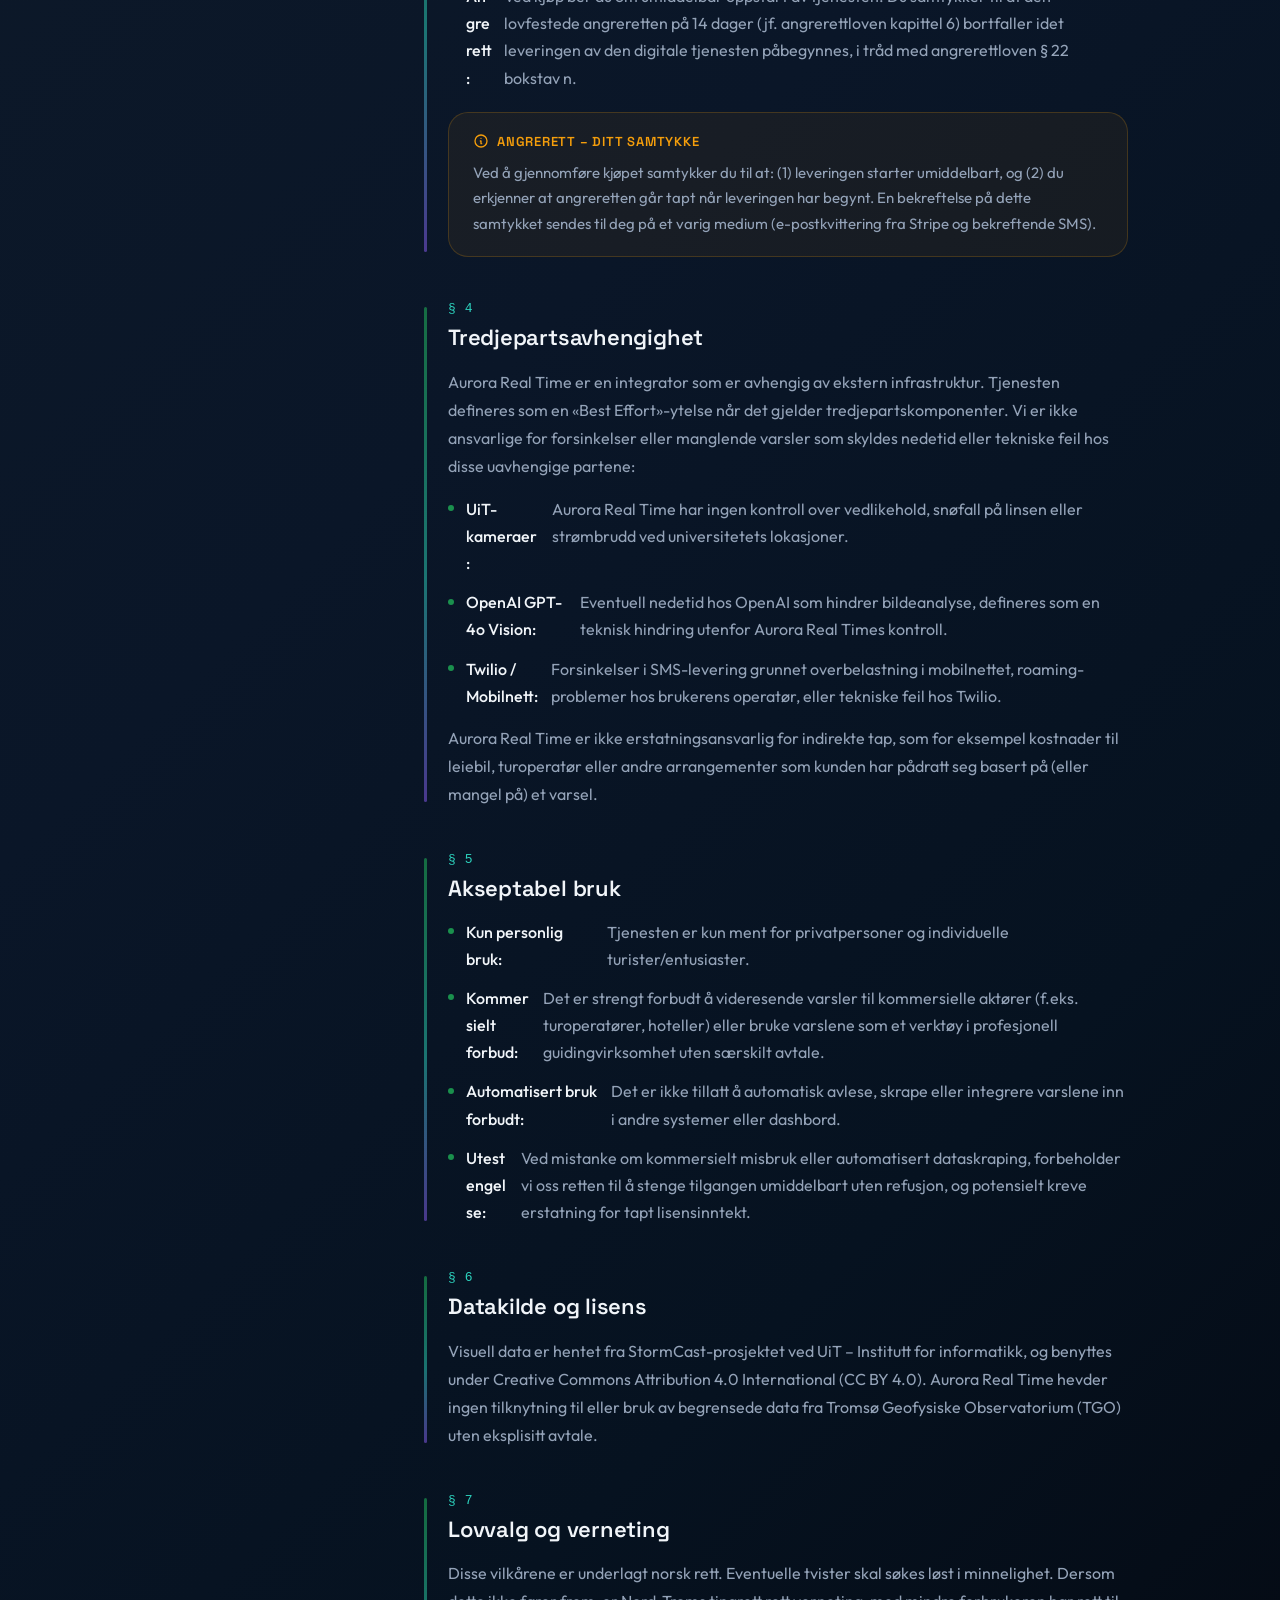
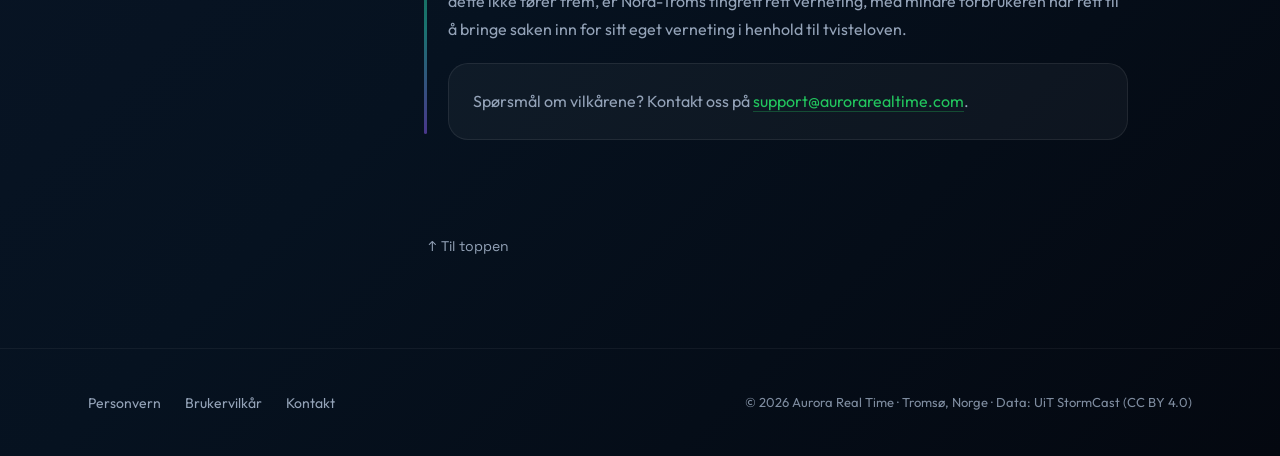
<file: terms.html>
<!doctype html>
<html lang="no" class="h-full">
<head>
  <meta charset="UTF-8">
  <meta name="viewport" content="width=device-width, initial-scale=1.0">
  <title>Brukervilkår / Terms of Service | Aurora Real Time</title>
  <link rel="canonical" href="https://aurorarealtime.com/terms.html">
  <meta name="description" content="Brukervilkår for Aurora Real Time. Les om tjenestens omfang, ansvarsfraskrivelse, betalingsvilkår og dine rettigheter som forbruker.">
  <meta name="theme-color" content="#0a0f1a">

  <link rel="preconnect" href="https://fonts.googleapis.com">
  <link rel="preconnect" href="https://fonts.gstatic.com" crossorigin>
  <link href="https://fonts.googleapis.com/css2?family=Space+Grotesk:wght@400;500;600;700&family=Outfit:wght@300;400;500;600&display=swap" rel="stylesheet">
  <link rel="icon" type="image/svg+xml" href="favicon.svg">
  <link rel="stylesheet" href="styles.css">
  <meta property="og:type" content="website">
  <meta property="og:title" content="Brukervilkår / Terms of Service | Aurora Real Time">
  <meta property="og:description" content="Brukervilkår for Aurora Real Time. Les om tjenestens omfang, betalingsvilkår og dine rettigheter som forbruker.">
  <meta property="og:url" content="https://aurorarealtime.com/terms.html">
  <meta property="og:image" content="https://aurorarealtime.com/nordlysbilde1.jpeg">

  <style>
    html { scroll-behavior: smooth; }

    body {
      overflow-wrap: break-word;
      word-break: break-word;
      -webkit-hyphens: auto;
      hyphens: auto;
    }

    .font-heading { font-family: var(--font-heading); }

    /* Subtle aurora glow at top */
    .page-glow {
      position: fixed; top: 0; left: 0; right: 0; height: 300px;
      background: linear-gradient(180deg,
        rgba(34, 197, 94, 0.05) 0%,
        rgba(45, 212, 191, 0.025) 40%,
        transparent 100%);
      pointer-events: none; z-index: 0;
    }

    /* ---- NAV ---- */
    .nav {
      position: relative; z-index: 50; padding: 1rem 0;
      border-bottom: 1px solid var(--color-border);
    }
    .nav__inner {
      max-width: 72rem; margin: 0 auto; padding: 0 1.5rem;
      display: flex; align-items: center; justify-content: space-between;
    }
    .nav__back {
      display: inline-flex; align-items: center; gap: 0.5rem;
      min-height: 44px; padding: 0 0.25rem;
      font-size: 0.9375rem; color: var(--color-text-secondary);
      text-decoration: none; transition: color var(--transition-base);
    }
    .nav__back:hover { color: var(--color-text-primary); }

    /* ---- CONTENT SHELL ---- */
    .legal-container {
      position: relative; z-index: 10;
      max-width: 48rem; margin: 0 auto; padding: 3rem 1.5rem 5rem;
    }

    .legal-header {
      margin-bottom: 2.5rem; padding-bottom: 2rem;
      border-bottom: 1px solid var(--color-border);
    }
    .legal-header__label {
      display: inline-flex; align-items: center; gap: 0.5rem;
      padding: 0.375rem 0.875rem; border-radius: 9999px;
      font-family: var(--font-mono); font-size: 0.75rem; letter-spacing: 0.04em;
      color: var(--color-green-primary); background: rgba(34, 197, 94, 0.08);
      margin-bottom: 1.25rem;
    }
    .legal-header__title {
      font-family: var(--font-heading); font-weight: 700;
      font-size: clamp(2rem, 5vw, 2.75rem); line-height: 1.1;
      letter-spacing: -0.01em; margin-bottom: 0.875rem;
    }
    .legal-header__meta {
      font-size: 0.9375rem; color: var(--color-text-secondary); line-height: 1.7;
    }
    .legal-header__meta .mono { font-family: var(--font-mono); color: var(--color-text-primary); }

    /* Language Switcher */
    .lang-switcher {
      display: inline-flex; border-radius: var(--radius-lg); overflow: hidden;
      border: 1px solid var(--color-border); margin-bottom: 2rem;
    }
    .lang-btn {
      min-height: 44px; padding: 0.5rem 1.5rem;
      font-size: 0.875rem; font-weight: 500;
      font-family: var(--font-heading); background: transparent;
      color: var(--color-text-secondary); border: none; cursor: pointer;
      transition: all var(--transition-base);
    }
    .lang-btn:hover { color: var(--color-text-primary); background: rgba(255,255,255,0.04); }
    .lang-btn.active { background: rgba(34, 197, 94, 0.12); color: var(--color-green-primary); }

    /* ---- TABLE OF CONTENTS ---- */
    .toc {
      margin-bottom: 2rem; border: 1px solid var(--color-border);
      border-radius: var(--radius-xl); background: var(--color-bg-card); overflow: hidden;
    }
    .toc__title {
      display: flex; align-items: center; justify-content: space-between; gap: 0.5rem;
      cursor: pointer; list-style: none; min-height: 44px; padding: 0.75rem 1rem;
      font-family: var(--font-heading); font-weight: 600; font-size: 0.9375rem;
      color: var(--color-text-primary);
    }
    .toc__title::-webkit-details-marker { display: none; }
    .toc__title::after {
      content: ''; width: 9px; height: 9px; flex-shrink: 0;
      border-right: 2px solid var(--color-text-secondary);
      border-bottom: 2px solid var(--color-text-secondary);
      transform: rotate(45deg); transition: transform var(--transition-base);
    }
    .toc[open] .toc__title::after { transform: rotate(-135deg); }
    .toc__list { display: flex; flex-direction: column; padding: 0.25rem 0.5rem 0.625rem; }
    .toc__list a {
      display: flex; align-items: baseline; gap: 0.625rem;
      min-height: 40px; padding: 0.5rem 0.625rem; border-radius: var(--radius-lg);
      color: var(--color-text-secondary); text-decoration: none;
      font-size: 0.9375rem; line-height: 1.4;
      transition: background var(--transition-base), color var(--transition-base);
    }
    .toc__list a:hover { background: rgba(255,255,255,0.04); color: var(--color-text-primary); }
    .toc__num { font-family: var(--font-mono); font-size: 0.8125rem; flex-shrink: 0; color: var(--color-green-primary); }

    /* ---- SECTIONS ---- */
    .legal-section {
      position: relative; margin-bottom: 2.75rem;
      padding-left: 1.5rem; scroll-margin-top: 1.5rem;
    }
    /* Aurora-spectrum rail — the signature element */
    .legal-section::before {
      content: ''; position: absolute; left: 0; top: 0.35rem; bottom: 0.35rem;
      width: 3px; border-radius: 2px; opacity: 0.5;
      background: linear-gradient(180deg,
        var(--color-green-primary) 0%, var(--color-teal) 55%, var(--color-purple) 100%);
    }
    .legal-section__number {
      font-family: var(--font-mono); font-size: 0.8125rem; font-weight: 500;
      color: var(--color-teal); letter-spacing: 0.04em; margin-bottom: 0.5rem;
    }
    .legal-section__title {
      font-family: var(--font-heading); font-weight: 600;
      font-size: 1.375rem; margin-bottom: 1rem; line-height: 1.25; letter-spacing: -0.01em;
    }
    .legal-section p {
      color: var(--color-text-secondary); font-size: 1rem;
      line-height: 1.75; margin-bottom: 1rem;
    }
    .legal-section p:last-child { margin-bottom: 0; }

    .legal-section ul {
      list-style: none; padding: 0; margin: 0.875rem 0;
      display: flex; flex-direction: column; gap: 0.75rem;
    }
    .legal-section li {
      display: flex; align-items: flex-start; gap: 0.75rem;
      color: var(--color-text-secondary); font-size: 1rem; line-height: 1.7;
    }
    .legal-section li::before {
      content: ''; flex-shrink: 0; margin-top: 0.6rem;
      width: 6px; height: 6px; border-radius: 50%;
      background: var(--color-green-primary); opacity: 0.7;
    }

    .legal-highlight { color: var(--color-text-primary); font-weight: 500; }

    /* Important Callout Box */
    .callout {
      background: rgba(245, 158, 11, 0.06);
      border: 1px solid rgba(245, 158, 11, 0.2);
      border-radius: var(--radius-xl);
      padding: 1.25rem 1.5rem;
      margin: 1.25rem 0;
    }
    .callout__label {
      display: inline-flex; align-items: center; gap: 0.5rem;
      font-family: var(--font-heading); font-weight: 600;
      font-size: 0.8125rem; color: var(--color-amber);
      text-transform: uppercase; letter-spacing: 0.06em;
      margin-bottom: 0.625rem;
    }
    .callout p {
      color: var(--color-text-secondary) !important;
      font-size: 0.9375rem !important;
      line-height: 1.7 !important;
      margin: 0 !important;
    }

    /* Numbered Sub-items */
    .legal-section ol {
      list-style: none; padding: 0; margin: 0.875rem 0;
      counter-reset: legal-counter;
      display: flex; flex-direction: column; gap: 0.75rem;
    }
    .legal-section ol li {
      counter-increment: legal-counter;
      display: flex; align-items: flex-start; gap: 0.75rem;
    }
    .legal-section ol li::before {
      content: counter(legal-counter) '.';
      flex-shrink: 0; margin-top: 0;
      width: auto; height: auto; border-radius: 0;
      background: none; opacity: 1;
      font-family: var(--font-mono); font-weight: 600;
      color: var(--color-green-primary); font-size: 0.9375rem;
    }

    /* Contact Box */
    .contact-box {
      background: var(--color-bg-card); border: 1px solid var(--color-border);
      border-radius: var(--radius-xl); padding: 1.5rem; margin-top: 1.25rem;
    }
    .contact-box a {
      color: var(--color-green-primary); text-decoration: none;
      border-bottom: 1px solid rgba(34,197,94,0.3);
      transition: border-color var(--transition-base);
    }
    .contact-box a:hover { border-color: var(--color-green-primary); }

    /* ---- BACK TO TOP ---- */
    .to-top {
      display: inline-flex; align-items: center; gap: 0.5rem;
      min-height: 44px; margin-top: 2.5rem; padding: 0 0.25rem;
      font-family: var(--font-heading); font-size: 0.875rem;
      color: var(--color-text-secondary); text-decoration: none;
      transition: color var(--transition-base);
    }
    .to-top:hover { color: var(--color-green-primary); }

    /* ---- FOOTER ---- */
    .footer { border-top: 1px solid rgba(255, 255, 255, 0.05); padding: 2rem 0; }
    .footer__inner {
      max-width: 72rem; margin: 0 auto; padding: 0 1.5rem;
      display: flex; flex-direction: column; gap: 1rem;
    }
    .footer__links { display: flex; flex-wrap: wrap; gap: 0.25rem 1.5rem; }
    .footer__links a {
      display: inline-flex; align-items: center; min-height: 44px;
      font-size: 0.875rem; color: var(--color-text-secondary);
      text-decoration: none; transition: color var(--transition-base);
    }
    .footer__links a:hover { color: var(--color-text-primary); }
    .footer__copy { font-size: 0.8125rem; color: var(--color-text-secondary); line-height: 1.8; opacity: 0.85; }

    @media (min-width: 768px) {
      .footer__inner { flex-direction: row; align-items: center; justify-content: space-between; }
    }

    /* ---- DESKTOP: sticky TOC sidebar ---- */
    @media (min-width: 1024px) {
      .legal-container { max-width: 64rem; }
      .legal-layout {
        display: grid; grid-template-columns: 14rem 1fr; gap: 3rem; align-items: start;
      }
      .toc {
        position: sticky; top: 1.5rem; margin-bottom: 0;
        max-height: calc(100vh - 3rem); overflow: auto;
      }
    }

    /* ---- SMALL PHONES ---- */
    @media (max-width: 480px) {
      .nav__inner { padding: 0 1rem; gap: 0.5rem; }
      .nav__brand-name { font-size: 0.9375rem; }
      .nav__back { font-size: 0.875rem; white-space: nowrap; }
      .legal-container { padding: 2rem 1rem 3rem; }
      .legal-header { margin-bottom: 2rem; padding-bottom: 1.5rem; }
      .legal-header__title { font-size: 1.75rem; }
      .lang-switcher { margin-bottom: 1.5rem; }
      .legal-section { margin-bottom: 2.25rem; padding-left: 1.125rem; }
      .legal-section__title { font-size: 1.1875rem; }
      .callout { padding: 1rem 1.125rem; margin: 1rem 0; }
    }

    /* Language content toggle */
    .lang-content { display: none; }
    .lang-content.active { display: block; animation: fadeIn 0.3s ease; }
    @keyframes fadeIn { from { opacity: 0; } to { opacity: 1; } }
  </style>
</head>
<body class="aurora-bg">
  <a href="#main-content" class="skip-link">Hopp til hovedinnhold</a>
  <div class="page-glow" aria-hidden="true"></div>

  <!-- NAV -->
  <nav class="nav" aria-label="Navigasjon">
    <div class="nav__inner">
      <a href="/" class="nav__brand" aria-label="Aurora Real Time – Hjem">
        <svg width="32" height="32" viewBox="0 0 40 40" fill="none" aria-hidden="true">
          <path d="M5 32 L20 12 L35 32" stroke="url(#al)" stroke-width="2" fill="none"/>
          <path d="M8 28 Q20 5 32 28" stroke="#22c55e" stroke-width="3" fill="none" opacity="0.8"/>
          <path d="M12 25 Q20 8 28 25" stroke="#2dd4bf" stroke-width="2" fill="none" opacity="0.6"/>
          <defs><linearGradient id="al" x1="0%" y1="0%" x2="100%" y2="0%">
            <stop offset="0%" stop-color="#22c55e"/><stop offset="100%" stop-color="#2dd4bf"/>
          </linearGradient></defs>
        </svg>
        <span class="nav__brand-name">Aurora Real Time</span>
      </a>
      <a href="/" class="nav__back">
        <svg width="16" height="16" fill="none" stroke="currentColor" viewBox="0 0 24 24" aria-hidden="true">
          <path stroke-linecap="round" stroke-linejoin="round" stroke-width="2" d="M15 19l-7-7 7-7"/>
        </svg>
        Tilbake til forsiden
      </a>
    </div>
  </nav>

  <!-- MAIN -->
  <main id="main-content">
    <div class="legal-container">

      <!-- Header -->
      <header class="legal-header">
        <span class="legal-header__label">Juridisk dokument</span>
        <h1 class="legal-header__title">Brukervilkår</h1>
        <p class="legal-header__meta">
          Sist oppdatert: <span class="mono">20. juni 2026</span><br>
          Gjelder for tjenesten Aurora Real Time (org.nr 934 948 920), Tromsø, Norge.<br>
          Regulert av digitalytelsesloven (lov 2022-06-17-56) og angrerettloven (lov 2014-06-20-27).
        </p>
      </header>

      <!-- Language Switcher -->
      <div class="lang-switcher" role="tablist" aria-label="Velg språk">
        <button class="lang-btn active" role="tab" aria-selected="true" aria-controls="terms-no" data-lang="no">Norsk</button>
        <button class="lang-btn" role="tab" aria-selected="false" aria-controls="terms-en" data-lang="en">English</button>
      </div>

      <!-- ===================== NORSK ===================== -->
      <div id="terms-no" class="lang-content active" role="tabpanel" lang="no">
        <div class="legal-layout">

          <details class="toc">
            <summary class="toc__title">På denne siden</summary>
            <nav class="toc__list" aria-label="Innhold">
              <a href="#tn-1"><span class="toc__num">§1</span> Tjenestens omfang</a>
              <a href="#tn-2"><span class="toc__num">§2</span> Ingen garanti for nordlys</a>
              <a href="#tn-3"><span class="toc__num">§3</span> Betaling og refusjon</a>
              <a href="#tn-4"><span class="toc__num">§4</span> Tredjepartsavhengighet</a>
              <a href="#tn-5"><span class="toc__num">§5</span> Akseptabel bruk</a>
              <a href="#tn-6"><span class="toc__num">§6</span> Datakilde og lisens</a>
              <a href="#tn-7"><span class="toc__num">§7</span> Lovvalg og verneting</a>
            </nav>
          </details>

          <div class="legal-body">

        <div class="legal-section" id="tn-1">
          <div class="legal-section__number">§ 1</div>
          <h2 class="legal-section__title">Tjenestens omfang</h2>
          <p>Aurora Real Time leverer et tidsbegrenset pass ($7.99 for 5 dager) som overvåker himmelforholdene i Tromsø via offentlige værkameraer ved Universitetet i Tromsø (UiT). Ved hjelp av AI-analyse sender vi SMS-varsler når potensielt nordlys detekteres.</p>
          <p>Tjenesten er aktiv i nøyaktig 120 timer (5 dager) fra kjøpstidspunktet. Overvåking skjer i «Prime Time» mellom kl. 18:00 og 00:00 hver kveld, med maksimalt ett varsel per time for å unngå unødvendige notifikasjoner.</p>
          <p>Automatisk overvåking er aktiv i nordlyssesongen (omtrent september–mars). Utenfor denne perioden kan automatisk overvåking være redusert eller satt på pause.</p>
        </div>

        <div class="legal-section" id="tn-2">
          <div class="legal-section__number">§ 2</div>
          <h2 class="legal-section__title">Ingen garanti for nordlys (Ansvarsfraskrivelse)</h2>

          <div class="callout">
            <div class="callout__label">
              <svg width="16" height="16" fill="none" stroke="currentColor" viewBox="0 0 24 24" aria-hidden="true">
                <path stroke-linecap="round" stroke-linejoin="round" stroke-width="2" d="M12 9v2m0 4h.01m-6.938 4h13.856c1.54 0 2.502-1.667 1.732-2.5L13.732 4.5c-.77-.833-2.694-.833-3.464 0L3.34 16.5c-.77.833.192 2.5 1.732 2.5z"/>
              </svg>
              Viktig informasjon
            </div>
            <p>Nordlys er et naturfenomen styrt av solpartikler og jordens magnetfelt. Aurora Real Time selger en <strong style="color:var(--color-text-primary)">overvåkings- og varslingsprosess</strong>, ikke en garanti for observasjon av nordlys. Denne distinksjonen er i tråd med digitalytelsesloven § 15 annet ledd.</p>
          </div>

          <ul>
            <li><span class="legal-highlight">Ingen observasjonsgaranti:</span> Vi garanterer ikke at du faktisk vil få se nordlys i løpet av din tilgangsperiode.</li>
            <li><span class="legal-highlight">Værforhold:</span> Vår AI varsler om aktivitet som fanges opp av kameraene. Vi er ikke ansvarlige for lokale værforhold (skydekke, tåke, snø) eller lysforurensning som hindrer sikt der du befinner deg.</li>
            <li><span class="legal-highlight">AI og teknologi:</span> Vi benytter avansert bildeanalyse (GPT-4o Vision), men systemet kan ha feilmarginer. Det kan forekomme feilaktige varsler (f.eks. ved kraftig månelys) eller manglende varsler ved tekniske brudd.</li>
          </ul>
        </div>

        <div class="legal-section" id="tn-3">
          <div class="legal-section__number">§ 3</div>
          <h2 class="legal-section__title">Betaling og refusjon</h2>
          <p>Betalingen på $7.99 gjelder for tilgang til selve overvåknings- og varslingstjenesten. Betalingen anses som vederlag for tilgangen og beredskapen i systemet.</p>
          <ul>
            <li><span class="legal-highlight">Ingen refusjon ved dårlig vær:</span> Det gis ingen refusjon selv om det skulle være overskyet eller lav solaktivitet i hele din tilgangsperiode. Dersom du har hatt tilgang til varslene i hele perioden, anses tjenesten som fullt levert.</li>
            <li><span class="legal-highlight">Angrerett:</span> Ved kjøp ber du om umiddelbar oppstart av tjenesten. Du samtykker til at den lovfestede angreretten på 14 dager (jf. angrerettloven kapittel 6) bortfaller idet leveringen av den digitale tjenesten påbegynnes, i tråd med angrerettloven § 22 bokstav n.</li>
          </ul>

          <div class="callout">
            <div class="callout__label">
              <svg width="16" height="16" fill="none" stroke="currentColor" viewBox="0 0 24 24" aria-hidden="true">
                <path stroke-linecap="round" stroke-linejoin="round" stroke-width="2" d="M13 16h-1v-4h-1m1-4h.01M21 12a9 9 0 11-18 0 9 9 0 0118 0z"/>
              </svg>
              Angrerett – ditt samtykke
            </div>
            <p>Ved å gjennomføre kjøpet samtykker du til at: (1) leveringen starter umiddelbart, og (2) du erkjenner at angreretten går tapt når leveringen har begynt. En bekreftelse på dette samtykket sendes til deg på et varig medium (e-postkvittering fra Stripe og bekreftende SMS).</p>
          </div>
        </div>

        <div class="legal-section" id="tn-4">
          <div class="legal-section__number">§ 4</div>
          <h2 class="legal-section__title">Tredjepartsavhengighet</h2>
          <p>Aurora Real Time er en integrator som er avhengig av ekstern infrastruktur. Tjenesten defineres som en «Best Effort»-ytelse når det gjelder tredjepartskomponenter. Vi er ikke ansvarlige for forsinkelser eller manglende varsler som skyldes nedetid eller tekniske feil hos disse uavhengige partene:</p>
          <ul>
            <li><span class="legal-highlight">UiT-kameraer:</span> Aurora Real Time har ingen kontroll over vedlikehold, snøfall på linsen eller strømbrudd ved universitetets lokasjoner.</li>
            <li><span class="legal-highlight">OpenAI GPT-4o Vision:</span> Eventuell nedetid hos OpenAI som hindrer bildeanalyse, defineres som en teknisk hindring utenfor Aurora Real Times kontroll.</li>
            <li><span class="legal-highlight">Twilio / Mobilnett:</span> Forsinkelser i SMS-levering grunnet overbelastning i mobilnettet, roaming-problemer hos brukerens operatør, eller tekniske feil hos Twilio.</li>
          </ul>
          <p>Aurora Real Time er ikke erstatningsansvarlig for indirekte tap, som for eksempel kostnader til leiebil, turoperatør eller andre arrangementer som kunden har pådratt seg basert på (eller mangel på) et varsel.</p>
        </div>

        <div class="legal-section" id="tn-5">
          <div class="legal-section__number">§ 5</div>
          <h2 class="legal-section__title">Akseptabel bruk</h2>
          <ul>
            <li><span class="legal-highlight">Kun personlig bruk:</span> Tjenesten er kun ment for privatpersoner og individuelle turister/entusiaster.</li>
            <li><span class="legal-highlight">Kommersielt forbud:</span> Det er strengt forbudt å videresende varsler til kommersielle aktører (f.eks. turoperatører, hoteller) eller bruke varslene som et verktøy i profesjonell guidingvirksomhet uten særskilt avtale.</li>
            <li><span class="legal-highlight">Automatisert bruk forbudt:</span> Det er ikke tillatt å automatisk avlese, skrape eller integrere varslene inn i andre systemer eller dashbord.</li>
            <li><span class="legal-highlight">Utestengelse:</span> Ved mistanke om kommersielt misbruk eller automatisert dataskraping, forbeholder vi oss retten til å stenge tilgangen umiddelbart uten refusjon, og potensielt kreve erstatning for tapt lisensinntekt.</li>
          </ul>
        </div>

        <div class="legal-section" id="tn-6">
          <div class="legal-section__number">§ 6</div>
          <h2 class="legal-section__title">Datakilde og lisens</h2>
          <p>Visuell data er hentet fra StormCast-prosjektet ved UiT – Institutt for informatikk, og benyttes under Creative Commons Attribution 4.0 International (CC BY 4.0). Aurora Real Time hevder ingen tilknytning til eller bruk av begrensede data fra Tromsø Geofysiske Observatorium (TGO) uten eksplisitt avtale.</p>
        </div>

        <div class="legal-section" id="tn-7">
          <div class="legal-section__number">§ 7</div>
          <h2 class="legal-section__title">Lovvalg og verneting</h2>
          <p>Disse vilkårene er underlagt norsk rett. Eventuelle tvister skal søkes løst i minnelighet. Dersom dette ikke fører frem, er Nord-Troms tingrett rett verneting, med mindre forbrukeren har rett til å bringe saken inn for sitt eget verneting i henhold til tvisteloven.</p>

          <div class="contact-box">
            <p style="color:var(--color-text-secondary);font-size:1rem;line-height:1.65;margin:0">
              Spørsmål om vilkårene? Kontakt oss på
              <a href="mailto:support@aurorarealtime.com">support@aurorarealtime.com</a>.
            </p>
          </div>
        </div>

        <a href="#main-content" class="to-top">↑ Til toppen</a>

          </div><!-- /.legal-body -->
        </div><!-- /.legal-layout -->
      </div>

      <!-- ===================== ENGLISH ===================== -->
      <div id="terms-en" class="lang-content" role="tabpanel" lang="en">
        <div class="legal-layout">

          <details class="toc">
            <summary class="toc__title">On this page</summary>
            <nav class="toc__list" aria-label="Contents">
              <a href="#te-1"><span class="toc__num">§1</span> Scope of service</a>
              <a href="#te-2"><span class="toc__num">§2</span> No sighting guarantee</a>
              <a href="#te-3"><span class="toc__num">§3</span> Payment &amp; refund</a>
              <a href="#te-4"><span class="toc__num">§4</span> Third-party dependencies</a>
              <a href="#te-5"><span class="toc__num">§5</span> Acceptable use</a>
              <a href="#te-6"><span class="toc__num">§6</span> Data source &amp; license</a>
              <a href="#te-7"><span class="toc__num">§7</span> Governing law</a>
            </nav>
          </details>

          <div class="legal-body">

        <div class="legal-section" id="te-1">
          <div class="legal-section__number">§ 1</div>
          <h2 class="legal-section__title">Scope of Service</h2>
          <p>Aurora Real Time provides a time-limited access pass ($7.99 for 5 days) that monitors sky conditions in Tromsø via public weather cameras at the University of Tromsø (UiT). Using AI analysis, we send SMS alerts when potential aurora borealis activity is detected.</p>
          <p>One subscription is valid for exactly 120 hours (5 days) from the moment of purchase. Monitoring takes place during "Prime Time" between 6:00 PM and 12:00 AM every evening, with a maximum of one alert per hour to avoid unnecessary notifications.</p>
          <p>Automated monitoring is active during the aurora season (approximately September–March). Outside this period, automated monitoring may be reduced or paused.</p>
        </div>

        <div class="legal-section" id="te-2">
          <div class="legal-section__number">§ 2</div>
          <h2 class="legal-section__title">No Sighting Guarantee (Nature Disclaimer)</h2>

          <div class="callout">
            <div class="callout__label">
              <svg width="16" height="16" fill="none" stroke="currentColor" viewBox="0 0 24 24" aria-hidden="true">
                <path stroke-linecap="round" stroke-linejoin="round" stroke-width="2" d="M12 9v2m0 4h.01m-6.938 4h13.856c1.54 0 2.502-1.667 1.732-2.5L13.732 4.5c-.77-.833-2.694-.833-3.464 0L3.34 16.5c-.77.833.192 2.5 1.732 2.5z"/>
              </svg>
              Important
            </div>
            <p>Aurora borealis is a natural phenomenon governed by solar activity and Earth's magnetosphere. Aurora Real Time sells a <strong style="color:var(--color-text-primary)">monitoring and alerting process</strong>, not a guarantee of aurora observation. This distinction is governed by the Norwegian Digital Services Act (digitalytelsesloven) § 15.</p>
          </div>

          <ul>
            <li><span class="legal-highlight">Observational Uncertainty:</span> We do not guarantee that you will see the Northern Lights during your subscription period.</li>
            <li><span class="legal-highlight">Weather and Visibility:</span> Our AI detects activity captured by the cameras. We are not responsible for local weather conditions (clouds, fog, snow) or light pollution that may prevent you from seeing the aurora at your specific location.</li>
            <li><span class="legal-highlight">AI Accuracy:</span> While we use advanced models (GPT-4o Vision), the system may occasionally generate false positives (e.g., mistaking moon glare for aurora) or false negatives.</li>
          </ul>
        </div>

        <div class="legal-section" id="te-3">
          <div class="legal-section__number">§ 3</div>
          <h2 class="legal-section__title">Payment and Refund Policy</h2>
          <p>The fee of $7.99 covers access to the monitoring and alerting system. The payment constitutes consideration for system access and standby readiness.</p>
          <ul>
            <li><span class="legal-highlight">No Refunds for Weather:</span> No refunds will be issued due to cloudy skies, lack of solar activity, or if the aurora is not spotted during your stay. If you have had access to alerts for the full period, the service is considered fully delivered.</li>
            <li><span class="legal-highlight">Right of Withdrawal:</span> By purchasing this service, you request immediate delivery. You explicitly agree that the 14-day statutory cooling-off period (right of withdrawal) is waived as the service is delivered digitally and instantly, in accordance with the Norwegian Right of Withdrawal Act (angrerettloven) § 22(n).</li>
          </ul>

          <div class="callout">
            <div class="callout__label">
              <svg width="16" height="16" fill="none" stroke="currentColor" viewBox="0 0 24 24" aria-hidden="true">
                <path stroke-linecap="round" stroke-linejoin="round" stroke-width="2" d="M13 16h-1v-4h-1m1-4h.01M21 12a9 9 0 11-18 0 9 9 0 0118 0z"/>
              </svg>
              Withdrawal — your consent
            </div>
            <p>By completing the purchase, you consent to: (1) delivery starting immediately, and (2) you acknowledge that the right of withdrawal is lost once delivery has begun. A confirmation of this consent will be sent to you on a durable medium (email receipt from Stripe and a confirmation SMS).</p>
          </div>
        </div>

        <div class="legal-section" id="te-4">
          <div class="legal-section__number">§ 4</div>
          <h2 class="legal-section__title">Third-Party Dependencies</h2>
          <p>Aurora Real Time is an integrator that relies on external infrastructure. The service is defined as a "Best Effort" service with regard to third-party components. We are not liable for service failures, delays, or inaccuracies caused by the downtime or technical errors of these independent entities:</p>
          <ul>
            <li><span class="legal-highlight">UiT Cameras:</span> Aurora Real Time has no control over maintenance, snow on the lens, or power outages at the university's locations.</li>
            <li><span class="legal-highlight">OpenAI GPT-4o Vision:</span> Any downtime at OpenAI that prevents image analysis is defined as a technical impediment beyond Aurora Real Time's control.</li>
            <li><span class="legal-highlight">Twilio / Mobile Network:</span> Delays in SMS delivery due to network congestion, roaming issues with the user's carrier, or technical failures at Twilio.</li>
          </ul>
          <p>Aurora Real Time is not liable for indirect losses, such as costs for car rental, tour operators, or other arrangements that the customer has incurred based on (or lack of) an alert.</p>
        </div>

        <div class="legal-section" id="te-5">
          <div class="legal-section__number">§ 5</div>
          <h2 class="legal-section__title">Acceptable Use</h2>
          <ul>
            <li><span class="legal-highlight">Personal Use:</span> This service is for private individuals and tourists only.</li>
            <li><span class="legal-highlight">Commercial Prohibition:</span> You are strictly prohibited from redistributing, reselling, or forwarding our alerts to commercial entities (e.g., tour operators, hotels) or using the alerts to conduct professional guiding services without a separate agreement.</li>
            <li><span class="legal-highlight">Automated Use Prohibited:</span> Automated scraping, reading, or integrating alerts into other systems or dashboards is not permitted.</li>
            <li><span class="legal-highlight">Termination:</span> We reserve the right to terminate your access immediately without a refund if commercial misuse or automated scraping of our data is detected, and to potentially claim compensation for lost licensing revenue.</li>
          </ul>
        </div>

        <div class="legal-section" id="te-6">
          <div class="legal-section__number">§ 6</div>
          <h2 class="legal-section__title">Data Source and License</h2>
          <p>Visual data is sourced from the StormCast project at UiT – Department of Computer Science, and is used under the Creative Commons Attribution 4.0 International license (CC BY 4.0). Aurora Real Time does not claim affiliation with or use restricted data from the Tromsø Geophysical Observatory (TGO) without explicit agreement.</p>
        </div>

        <div class="legal-section" id="te-7">
          <div class="legal-section__number">§ 7</div>
          <h2 class="legal-section__title">Governing Law and Jurisdiction</h2>
          <p>These terms are governed by Norwegian law. Any disputes shall first be sought resolved amicably. If this is unsuccessful, the Nord-Troms District Court (Nord-Troms tingrett) shall have jurisdiction, unless the consumer is entitled to bring the case before their own jurisdiction pursuant to the Norwegian Dispute Act (tvisteloven).</p>

          <div class="contact-box">
            <p style="color:var(--color-text-secondary);font-size:1rem;line-height:1.65;margin:0">
              Questions about these terms? Contact us at
              <a href="mailto:support@aurorarealtime.com">support@aurorarealtime.com</a>.
            </p>
          </div>
        </div>

        <a href="#main-content" class="to-top">↑ Back to top</a>

          </div><!-- /.legal-body -->
        </div><!-- /.legal-layout -->
      </div>
    </div>
  </main>

  <!-- FOOTER -->
  <footer class="footer">
    <div class="footer__inner">
      <nav class="footer__links" aria-label="Footer navigation">
        <a href="privacy.html">Personvern</a>
        <a href="terms.html">Brukervilkår</a>
        <a href="mailto:support@aurorarealtime.com">Kontakt</a>
      </nav>
      <div class="footer__copy">
        <p>© 2026 Aurora Real Time · Tromsø, Norge · Data: UiT StormCast (CC BY 4.0)</p>
      </div>
    </div>
  </footer>

  <script>
    // Language switcher
    document.querySelectorAll('.lang-btn').forEach(btn => {
      btn.addEventListener('click', () => {
        const lang = btn.dataset.lang;

        document.querySelectorAll('.lang-btn').forEach(b => {
          b.classList.remove('active');
          b.setAttribute('aria-selected', 'false');
        });
        btn.classList.add('active');
        btn.setAttribute('aria-selected', 'true');

        document.querySelectorAll('.lang-content').forEach(c => c.classList.remove('active'));
        document.getElementById(lang === 'no' ? 'terms-no' : 'terms-en').classList.add('active');

        document.documentElement.lang = lang;
      });
    });

    // Table of contents: open by default on wide screens, collapsible on mobile
    const wide = window.matchMedia('(min-width: 1024px)');
    function syncTocOpen() {
      document.querySelectorAll('.toc').forEach(d => { d.open = wide.matches; });
    }
    syncTocOpen();
    wide.addEventListener('change', syncTocOpen);
  </script>
</body>
</html>
</file>
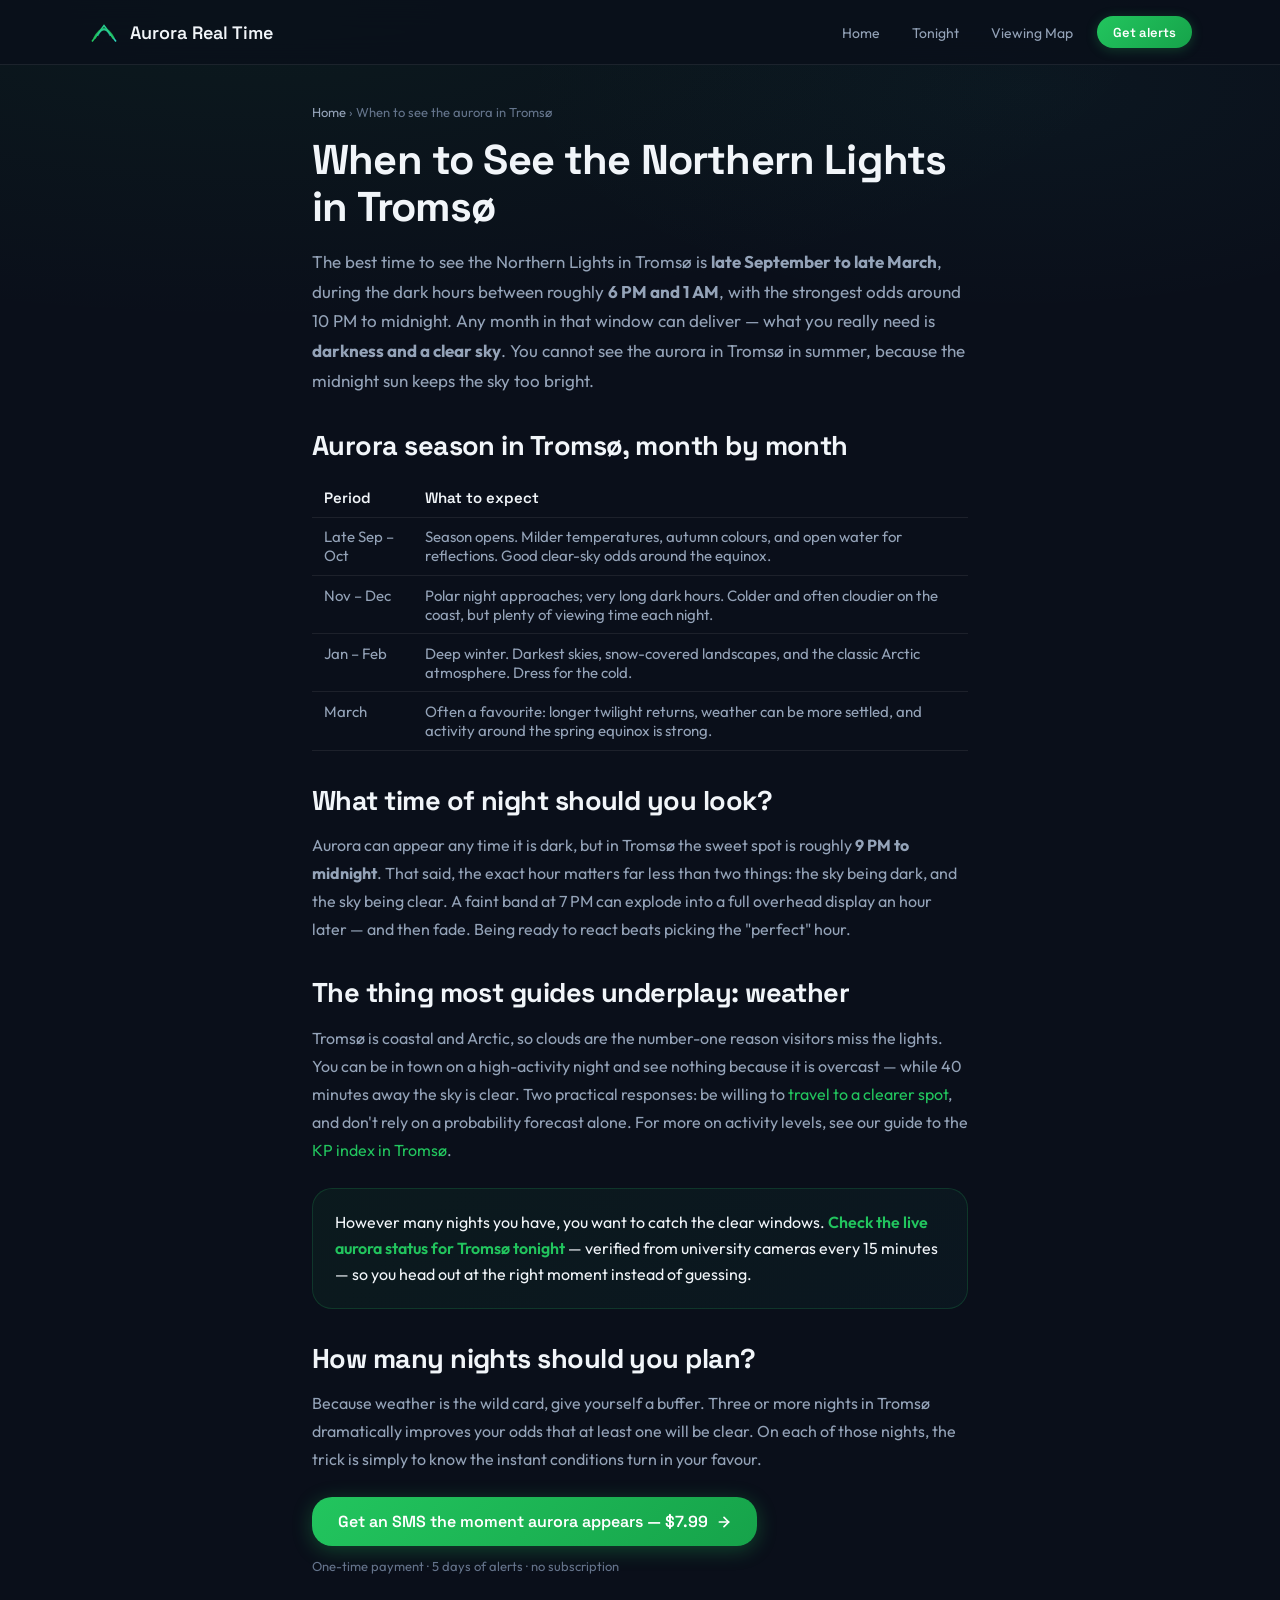
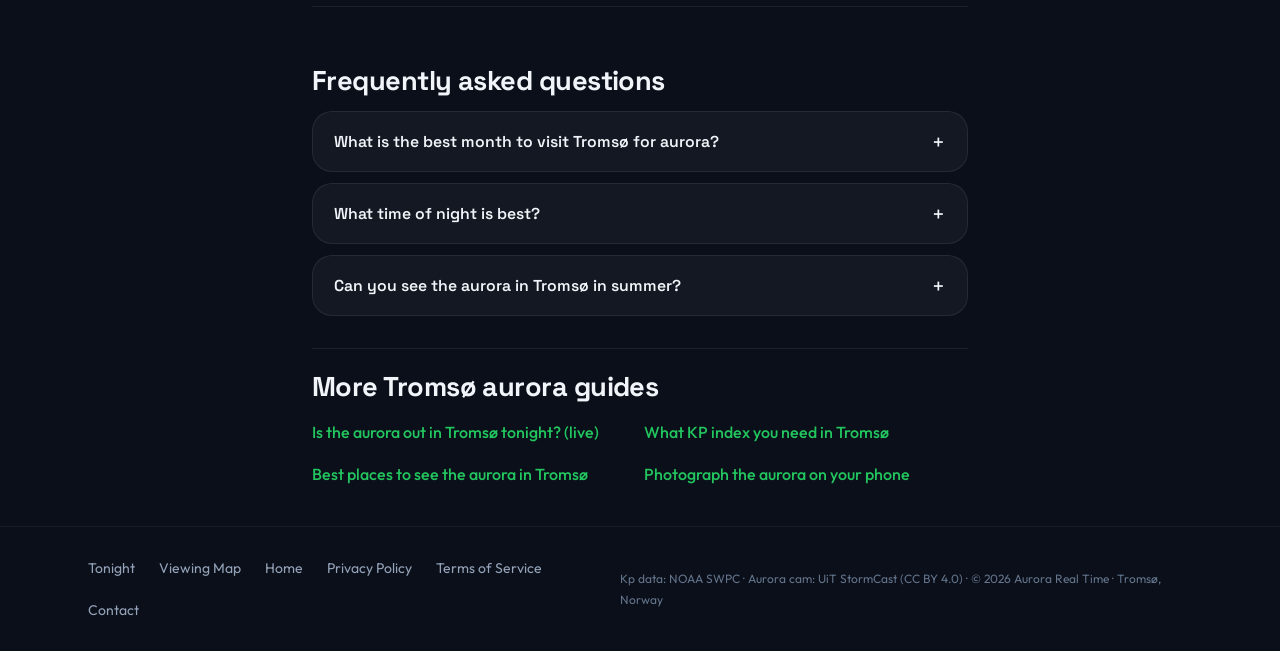
<file: when-to-see-northern-lights-tromso.html>
<!DOCTYPE html>
<html lang="en">
<head>
  <meta charset="UTF-8" />
  <meta name="viewport" content="width=device-width, initial-scale=1.0" />
  <title>When to See the Northern Lights in Tromsø: Best Months & Times | Aurora Real Time</title>
  <link rel="canonical" href="https://aurorarealtime.com/when-to-see-northern-lights-tromso.html" />
  <meta name="description" content="The best time to see the Northern Lights in Tromsø is late September to late March, between 6 PM and 1 AM. Month-by-month guide to aurora season, darkness, and weather in Tromsø." />
  <meta name="theme-color" content="#0a0f1a">

  <link rel="preconnect" href="https://fonts.googleapis.com" />
  <link rel="preconnect" href="https://fonts.gstatic.com" crossorigin />
  <link href="https://fonts.googleapis.com/css2?family=Space+Grotesk:wght@400;500;600;700&family=Outfit:wght@300;400;500;600&display=swap" rel="stylesheet" />
  <link rel="icon" type="image/svg+xml" href="favicon.svg">
  <link rel="stylesheet" href="styles.css">

  <meta property="og:type" content="article">
  <meta property="og:title" content="When to See the Northern Lights in Tromsø: Best Months & Times">
  <meta property="og:description" content="Aurora season in Tromsø runs late September to late March, best between 6 PM and 1 AM. A month-by-month guide.">
  <meta property="og:url" content="https://aurorarealtime.com/when-to-see-northern-lights-tromso.html">
  <meta property="og:image" content="https://aurorarealtime.com/nordlysbilde1.jpeg">
  <meta property="og:image:alt" content="Northern Lights visible over Tromsø, Norway">
  <meta name="twitter:card" content="summary_large_image">

  <script type="application/ld+json">
  {
    "@context": "https://schema.org",
    "@type": "Article",
    "headline": "When to See the Northern Lights in Tromsø: Best Months & Times",
    "description": "Aurora season in Tromsø runs from late September to late March, with the best viewing between 6 PM and 1 AM. A month-by-month guide to darkness and weather.",
    "image": "https://aurorarealtime.com/nordlysbilde1.jpeg",
    "datePublished": "2026-06-22",
    "dateModified": "2026-06-22",
    "author": { "@type": "Organization", "name": "Aurora Real Time", "url": "https://aurorarealtime.com/" },
    "publisher": { "@type": "Organization", "name": "Aurora Real Time", "logo": { "@type": "ImageObject", "url": "https://aurorarealtime.com/favicon.svg" } },
    "mainEntityOfPage": "https://aurorarealtime.com/when-to-see-northern-lights-tromso.html"
  }
  </script>
  <script type="application/ld+json">
  {
    "@context": "https://schema.org",
    "@type": "BreadcrumbList",
    "itemListElement": [
      { "@type": "ListItem", "position": 1, "name": "Home", "item": "https://aurorarealtime.com/" },
      { "@type": "ListItem", "position": 2, "name": "When to See the Northern Lights in Tromsø", "item": "https://aurorarealtime.com/when-to-see-northern-lights-tromso.html" }
    ]
  }
  </script>
  <script type="application/ld+json">
  {
    "@context": "https://schema.org",
    "@type": "FAQPage",
    "mainEntity": [
      { "@type": "Question", "name": "What is the best month to see the northern lights in Tromsø?", "acceptedAnswer": { "@type": "Answer", "text": "Any month from late September to late March works. Many visitors favour the equinox periods (late September–October and March) for milder weather and slightly better odds of clear skies, while December and January offer the darkest skies and the polar night atmosphere." } },
      { "@type": "Question", "name": "What time of night is best for aurora in Tromsø?", "acceptedAnswer": { "@type": "Answer", "text": "Between about 6 PM and 1 AM local time, with the highest chance around 10 PM to midnight. The sky simply needs to be dark, so the exact hour matters less than darkness and clear weather." } },
      { "@type": "Question", "name": "Can you see the northern lights in Tromsø in summer?", "acceptedAnswer": { "@type": "Answer", "text": "No. From roughly late May to mid-July, Tromsø has the midnight sun and the sky never gets dark enough. Aurora is present in the upper atmosphere year-round but is only visible once the nights return in autumn." } }
    ]
  }
  </script>

  <style>
    .aurora-bg { position: fixed; inset: 0; z-index: 0;
      background:
        radial-gradient(ellipse 120% 60% at 20% 0%, rgba(34,197,94,0.06) 0%, transparent 60%),
        radial-gradient(ellipse 80% 50% at 80% 10%, rgba(45,212,191,0.04) 0%, transparent 50%),
        radial-gradient(ellipse 100% 80% at 50% 100%, rgba(10,15,26,1) 0%, transparent 80%),
        var(--color-bg-primary);
      pointer-events: none; }
    .nav { position: fixed; top: 0; left: 0; right: 0; z-index: 1000; backdrop-filter: blur(20px); -webkit-backdrop-filter: blur(20px); background: rgba(10,15,26,0.75); border-bottom: 1px solid var(--color-border); }
    .nav__inner { max-width: 72rem; margin: 0 auto; padding: 0 1.5rem; height: 64px; display: flex; align-items: center; justify-content: space-between; }
    .nav__right { display: flex; align-items: center; gap: 1.5rem; flex-shrink: 0; }
    .nav__links { display: none; align-items: center; gap: 2rem; list-style: none; }
    .nav__links a { font-size: 0.875rem; color: var(--color-text-secondary); text-decoration: none; transition: color var(--transition-base); }
    .nav__links a:hover { color: var(--color-text-primary); }
    @media (min-width: 768px) { .nav__links { display: flex; } }
    .nav__brand { min-width: 0; }
    .nav__brand-name { white-space: nowrap; overflow: hidden; text-overflow: ellipsis; }
    .nav__cta { display: inline-flex; align-items: center; gap: 0.4rem; padding: 0.45rem 1rem; border-radius: 9999px; background: linear-gradient(135deg, var(--color-green-primary) 0%, var(--color-green-dark) 100%); color: #fff; font-family: var(--font-heading); font-size: 0.8125rem; font-weight: 600; text-decoration: none; white-space: nowrap; box-shadow: 0 2px 12px rgba(34,197,94,0.25); transition: transform var(--transition-base), box-shadow var(--transition-base); }
    .nav__cta:hover { transform: translateY(-1px); box-shadow: 0 4px 18px rgba(34,197,94,0.4); }

    .page-content { position: relative; z-index: 1; padding-top: 64px; }
    .article { max-width: 44rem; margin: 0 auto; padding: 2.5rem 1.5rem 1rem; }
    .crumb { font-size: 0.8125rem; color: var(--color-text-muted); margin-bottom: 1rem; }
    .crumb a { color: var(--color-text-secondary); text-decoration: none; }
    .crumb a:hover { color: var(--color-text-primary); }
    .article h1 { font-family: var(--font-heading); font-size: clamp(1.85rem, 4.5vw, 2.6rem); font-weight: 700; letter-spacing: -0.02em; line-height: 1.14; margin-bottom: 1rem; }
    .lead { font-size: 1.0625rem; color: var(--color-text-secondary); line-height: 1.7; margin-bottom: 1.5rem; }
    .article h2 { font-family: var(--font-heading); font-size: clamp(1.3rem, 3.2vw, 1.7rem); font-weight: 700; letter-spacing: -0.02em; margin: 2rem 0 0.85rem; }
    .article p { color: var(--color-text-secondary); line-height: 1.75; margin-bottom: 1rem; }
    .article p a, .article li a { color: var(--color-green-primary); text-decoration: none; }
    .article p a:hover, .article li a:hover { text-decoration: underline; }
    .article ul { color: var(--color-text-secondary); line-height: 1.75; margin: 0 0 1rem 1.25rem; }
    .article li { margin-bottom: 0.4rem; }
    .kp-table { width: 100%; border-collapse: collapse; margin: 1rem 0 1.5rem; font-size: 0.9375rem; }
    .kp-table th, .kp-table td { text-align: left; padding: 0.6rem 0.75rem; border-bottom: 1px solid var(--color-border); vertical-align: top; }
    .kp-table th { font-family: var(--font-heading); color: var(--color-text-primary); font-weight: 600; }
    .kp-table td { color: var(--color-text-secondary); }
    .callout { background: linear-gradient(135deg, rgba(34,197,94,0.06) 0%, rgba(45,212,191,0.04) 100%); border: 1px solid rgba(34,197,94,0.18); border-radius: var(--radius-xl); padding: 1.25rem 1.4rem; margin: 1.5rem 0; }
    .callout p { color: var(--color-text-primary); margin: 0; line-height: 1.65; }
    .callout a { color: var(--color-green-primary); font-weight: 600; text-decoration: none; }
    .cta-row { display: flex; flex-wrap: wrap; gap: 0.75rem 1.25rem; align-items: center; margin: 1.5rem 0 0.5rem; }
    .btn-primary { display: inline-flex; align-items: center; gap: 0.5rem; padding: 0.85rem 1.6rem; border-radius: var(--radius-xl); border: none; background: linear-gradient(135deg, var(--color-green-primary) 0%, var(--color-green-dark) 100%); color: #fff; font-family: var(--font-heading); font-size: 1rem; font-weight: 600; text-decoration: none; box-shadow: 0 4px 20px rgba(34,197,94,0.3); transition: all var(--transition-smooth); }
    .btn-primary:hover { transform: translateY(-2px); box-shadow: 0 8px 32px var(--color-green-glow); }
    .cta-note { font-size: 0.8125rem; color: var(--color-text-muted); }
    .faq-section { border-top: 1px solid var(--color-border); margin-top: 2rem; padding-top: 1.5rem; }
    .faq-item { background: var(--color-bg-card); border: 1px solid var(--color-border); border-radius: var(--radius-xl); padding: 1.15rem 1.3rem; margin-bottom: 0.7rem; }
    .faq-item summary { cursor: pointer; list-style: none; font-family: var(--font-heading); font-weight: 600; font-size: 0.9875rem; display: flex; justify-content: space-between; gap: 1rem; }
    .faq-item summary::-webkit-details-marker { display: none; }
    .faq-item .faq-a { color: var(--color-text-secondary); font-size: 0.9375rem; line-height: 1.7; margin-top: 0.8rem; padding-top: 0.8rem; border-top: 1px solid var(--color-border); }
    .related { border-top: 1px solid var(--color-border); margin-top: 2rem; padding-top: 1.25rem; }
    .related h2 { margin-top: 0; }
    .related ul { list-style: none; margin-left: 0; display: grid; grid-template-columns: 1fr; gap: 0.5rem; }
    @media (min-width: 640px) { .related ul { grid-template-columns: repeat(2, 1fr); } }
    .related a { color: var(--color-green-primary); text-decoration: none; font-weight: 500; }
    .related a:hover { text-decoration: underline; }
    .footer { border-top: 1px solid rgba(255,255,255,0.05); padding: 2rem 0; position: relative; z-index: 1; }
    .footer__inner { max-width: 72rem; margin: 0 auto; padding: 0 1.5rem; display: flex; flex-direction: column; gap: 1rem; }
    .footer__links { display: flex; flex-wrap: wrap; gap: 1.5rem; }
    .footer__links a { font-size: 0.875rem; color: var(--color-text-secondary); text-decoration: none; }
    .footer__links a:hover { color: var(--color-text-primary); }
    .footer__copy { font-size: 0.75rem; color: var(--color-text-muted); line-height: 1.8; }
    @media (min-width: 768px) { .footer__inner { flex-direction: row; align-items: center; justify-content: space-between; } }
  </style>
</head>
<body>
  <a href="#main-content" class="skip-link">Skip to main content</a>
  <div class="aurora-bg" aria-hidden="true"></div>

  <nav class="nav" aria-label="Main navigation">
    <div class="nav__inner">
      <a href="index.html" class="nav__brand" aria-label="Aurora Real Time — Home">
        <svg width="32" height="32" viewBox="0 0 40 40" fill="none" aria-hidden="true">
          <path d="M5 32 L20 12 L35 32" stroke="url(#a-line)" stroke-width="2" fill="none"/>
          <path d="M8 28 Q20 5 32 28" stroke="#22c55e" stroke-width="3" fill="none" opacity="0.8"/>
          <path d="M12 25 Q20 8 28 25" stroke="#2dd4bf" stroke-width="2" fill="none" opacity="0.6"/>
          <defs><linearGradient id="a-line" x1="0%" y1="0%" x2="100%" y2="0%"><stop offset="0%" stop-color="#22c55e"/><stop offset="100%" stop-color="#2dd4bf"/></linearGradient></defs>
        </svg>
        <span class="nav__brand-name">Aurora Real Time</span>
      </a>
      <div class="nav__right">
        <ul class="nav__links" role="list">
          <li><a href="index.html">Home</a></li>
          <li><a href="northern-lights-tonight-tromso.html">Tonight</a></li>
          <li><a href="map.html">Viewing Map</a></li>
        </ul>
        <a href="index.html#pricing" class="nav__cta">Get alerts</a>
      </div>
    </div>
  </nav>

  <main id="main-content" class="page-content">
    <article class="article">
      <nav class="crumb" aria-label="Breadcrumb"><a href="index.html">Home</a> › When to see the aurora in Tromsø</nav>
      <h1>When to See the Northern Lights in Tromsø</h1>
      <p class="lead">
        The best time to see the Northern Lights in Tromsø is <strong>late September to late March</strong>, during the dark
        hours between roughly <strong>6 PM and 1 AM</strong>, with the strongest odds around 10 PM to midnight. Any month in
        that window can deliver — what you really need is <strong>darkness and a clear sky</strong>. You cannot see the aurora
        in Tromsø in summer, because the midnight sun keeps the sky too bright.
      </p>

      <h2>Aurora season in Tromsø, month by month</h2>
      <table class="kp-table">
        <thead><tr><th>Period</th><th>What to expect</th></tr></thead>
        <tbody>
          <tr><td>Late Sep – Oct</td><td>Season opens. Milder temperatures, autumn colours, and open water for reflections. Good clear-sky odds around the equinox.</td></tr>
          <tr><td>Nov – Dec</td><td>Polar night approaches; very long dark hours. Colder and often cloudier on the coast, but plenty of viewing time each night.</td></tr>
          <tr><td>Jan – Feb</td><td>Deep winter. Darkest skies, snow-covered landscapes, and the classic Arctic atmosphere. Dress for the cold.</td></tr>
          <tr><td>March</td><td>Often a favourite: longer twilight returns, weather can be more settled, and activity around the spring equinox is strong.</td></tr>
        </tbody>
      </table>

      <h2>What time of night should you look?</h2>
      <p>
        Aurora can appear any time it is dark, but in Tromsø the sweet spot is roughly <strong>9 PM to midnight</strong>. That
        said, the exact hour matters far less than two things: the sky being dark, and the sky being clear. A faint band at
        7 PM can explode into a full overhead display an hour later — and then fade. Being ready to react beats picking the
        "perfect" hour.
      </p>

      <h2>The thing most guides underplay: weather</h2>
      <p>
        Tromsø is coastal and Arctic, so clouds are the number-one reason visitors miss the lights. You can be in town on a
        high-activity night and see nothing because it is overcast — while 40 minutes away the sky is clear. Two practical
        responses: be willing to <a href="map.html">travel to a clearer spot</a>, and don't rely on a probability forecast
        alone. For more on activity levels, see our guide to the
        <a href="kp-index-tromso-northern-lights.html">KP index in Tromsø</a>.
      </p>

      <div class="callout">
        <p>However many nights you have, you want to catch the clear windows. <a href="northern-lights-tonight-tromso.html">Check
        the live aurora status for Tromsø tonight</a> — verified from university cameras every 15 minutes — so you head out at
        the right moment instead of guessing.</p>
      </div>

      <h2>How many nights should you plan?</h2>
      <p>
        Because weather is the wild card, give yourself a buffer. Three or more nights in Tromsø dramatically improves your
        odds that at least one will be clear. On each of those nights, the trick is simply to know the instant conditions turn
        in your favour.
      </p>

      <div class="cta-row">
        <a href="index.html#pricing" class="btn-primary">
          Get an SMS the moment aurora appears — $7.99
          <svg width="16" height="16" viewBox="0 0 24 24" fill="none" stroke="currentColor" stroke-width="2.5" stroke-linecap="round" stroke-linejoin="round" aria-hidden="true"><path d="M5 12h14"/><path d="m12 5 7 7-7 7"/></svg>
        </a>
        <span class="cta-note">One-time payment · 5 days of alerts · no subscription</span>
      </div>

      <section class="faq-section" aria-labelledby="faq-heading">
        <h2 id="faq-heading">Frequently asked questions</h2>
        <details class="faq-item"><summary>What is the best month to visit Tromsø for aurora?<span aria-hidden="true">＋</span></summary><div class="faq-a">Any month from late September to late March. The equinox periods (late Sep–Oct and March) often balance darkness with better weather, while December–January give the darkest, most atmospheric skies.</div></details>
        <details class="faq-item"><summary>What time of night is best?<span aria-hidden="true">＋</span></summary><div class="faq-a">Roughly 6 PM to 1 AM, peaking around 10 PM to midnight. Darkness and clear skies matter more than the exact hour.</div></details>
        <details class="faq-item"><summary>Can you see the aurora in Tromsø in summer?<span aria-hidden="true">＋</span></summary><div class="faq-a">No — from late May to mid-July the midnight sun keeps the sky too bright. The season returns once the nights darken in autumn.</div></details>
      </section>

      <nav class="related" aria-labelledby="related-heading">
        <h2 id="related-heading">More Tromsø aurora guides</h2>
        <ul>
          <li><a href="northern-lights-tonight-tromso.html">Is the aurora out in Tromsø tonight? (live)</a></li>
          <li><a href="kp-index-tromso-northern-lights.html">What KP index you need in Tromsø</a></li>
          <li><a href="best-places-northern-lights-tromso.html">Best places to see the aurora in Tromsø</a></li>
          <li><a href="how-to-photograph-northern-lights-phone.html">Photograph the aurora on your phone</a></li>
        </ul>
      </nav>
    </article>
  </main>

  <footer class="footer">
    <div class="footer__inner">
      <nav class="footer__links" aria-label="Footer navigation">
        <a href="northern-lights-tonight-tromso.html">Tonight</a>
        <a href="map.html">Viewing Map</a>
        <a href="index.html">Home</a>
        <a href="privacy.html">Privacy Policy</a>
        <a href="terms.html">Terms of Service</a>
        <a href="contact.html">Contact</a>
      </nav>
      <div class="footer__copy">
        <p>Kp data: NOAA SWPC · Aurora cam: UiT StormCast (CC BY 4.0) · © 2026 Aurora Real Time · Tromsø, Norway</p>
      </div>
    </div>
  </footer>
</body>
</html>
</file>
<file: styles.css>
/*
 * Aurora Real Time — shared base styles
 * Included by all pages before their local <style> block.
 */

/* ========== DESIGN TOKENS ========== */
:root {
  --color-bg-primary: #0a0f1a;
  --color-bg-secondary: #0d1929;
  --color-bg-card: rgba(255, 255, 255, 0.04);
  --color-border: rgba(255, 255, 255, 0.08);
  --color-border-hover: rgba(255, 255, 255, 0.15);
  --color-green-primary: #22c55e;
  --color-green-dark: #16a34a;
  --color-green-glow: rgba(34, 197, 94, 0.4);
  --color-teal: #2dd4bf;
  --color-purple: #8b5cf6;
  --color-amber: #f59e0b;
  --color-text-primary: #f1f5f9;
  --color-text-secondary: #94a3b8;
  --color-text-tertiary: #94a3b8;
  --color-text-muted: #64748b;
  --color-red-muted: #f87171;
  --font-heading: 'Space Grotesk', system-ui, sans-serif;
  --font-body: 'Outfit', system-ui, sans-serif;
  --font-mono: ui-monospace, 'SFMono-Regular', 'SF Mono', Menlo, monospace;
  --radius-lg: 1rem;
  --radius-xl: 1.25rem;
  --radius-2xl: 1.5rem;
  --radius-3xl: 2rem;
  --transition-base: 200ms ease;
  --transition-smooth: 300ms cubic-bezier(0.4, 0, 0.2, 1);
}

/* ========== RESET ========== */
*, *::before, *::after { box-sizing: border-box; margin: 0; padding: 0; }

html, body {
  min-height: 100%;
  width: 100%;
  -webkit-font-smoothing: antialiased;
  -moz-osx-font-smoothing: grayscale;
}

body {
  font-family: var(--font-body);
  background: var(--color-bg-primary);
  color: var(--color-text-primary);
  overflow-x: hidden;
}

/* ========== FOCUS ========== */
:focus-visible {
  outline: 2px solid var(--color-green-primary);
  outline-offset: 3px;
  border-radius: 4px;
}
:focus:not(:focus-visible) { outline: none; }

/* ========== MOTION ========== */
@media (prefers-reduced-motion: reduce) {
  *, *::before, *::after {
    animation-duration: 0.01ms !important;
    animation-iteration-count: 1 !important;
    transition-duration: 0.01ms !important;
    scroll-behavior: auto !important;
  }
}

/* ========== SKIP LINK ========== */
.skip-link {
  position: absolute; top: -100%; left: 1rem; z-index: 9999;
  background: var(--color-green-primary); color: #000;
  padding: 0.75rem 1.5rem; border-radius: var(--radius-lg);
  font-weight: 600; font-family: var(--font-heading); text-decoration: none;
}
.skip-link:focus { top: 1rem; }

/* ========== AURORA BACKGROUND ========== */
.aurora-bg {
  background: linear-gradient(135deg,
    var(--color-bg-primary) 0%,
    var(--color-bg-secondary) 25%,
    #0a1628 50%,
    #061220 75%,
    #040810 100%
  );
}

/* ========== STARS ========== */
.stars {
  position: fixed;
  inset: 0;
  pointer-events: none;
  overflow: hidden;
  z-index: 0;
}

.star {
  position: absolute;
  width: 2px;
  height: 2px;
  background: white;
  border-radius: 50%;
  animation: star-twinkle 3s ease-in-out infinite;
}

/* ========== SHARED KEYFRAMES ========== */
@keyframes star-twinkle {
  0%, 100% { opacity: 0.2; }
  50% { opacity: 1; }
}

@keyframes pulse-glow {
  0%, 100% { opacity: 0.4; }
  50% { opacity: 0.85; }
}

@keyframes aurora-flow {
  0%, 100% { background-position: 0% 50%; }
  50% { background-position: 100% 50%; }
}

/* ========== NAV BRAND ========== */
.nav__brand {
  display: inline-flex;
  align-items: center;
  gap: 0.625rem;
  text-decoration: none;
  color: var(--color-text-primary);
}

.nav__brand-name {
  font-family: var(--font-heading);
  font-weight: 600;
  font-size: 1.125rem;
}

/* ========== UTILITY ========== */
.sr-only {
  position: absolute; width: 1px; height: 1px;
  padding: 0; margin: -1px; overflow: hidden;
  clip: rect(0, 0, 0, 0); border: 0;
}
</file>
